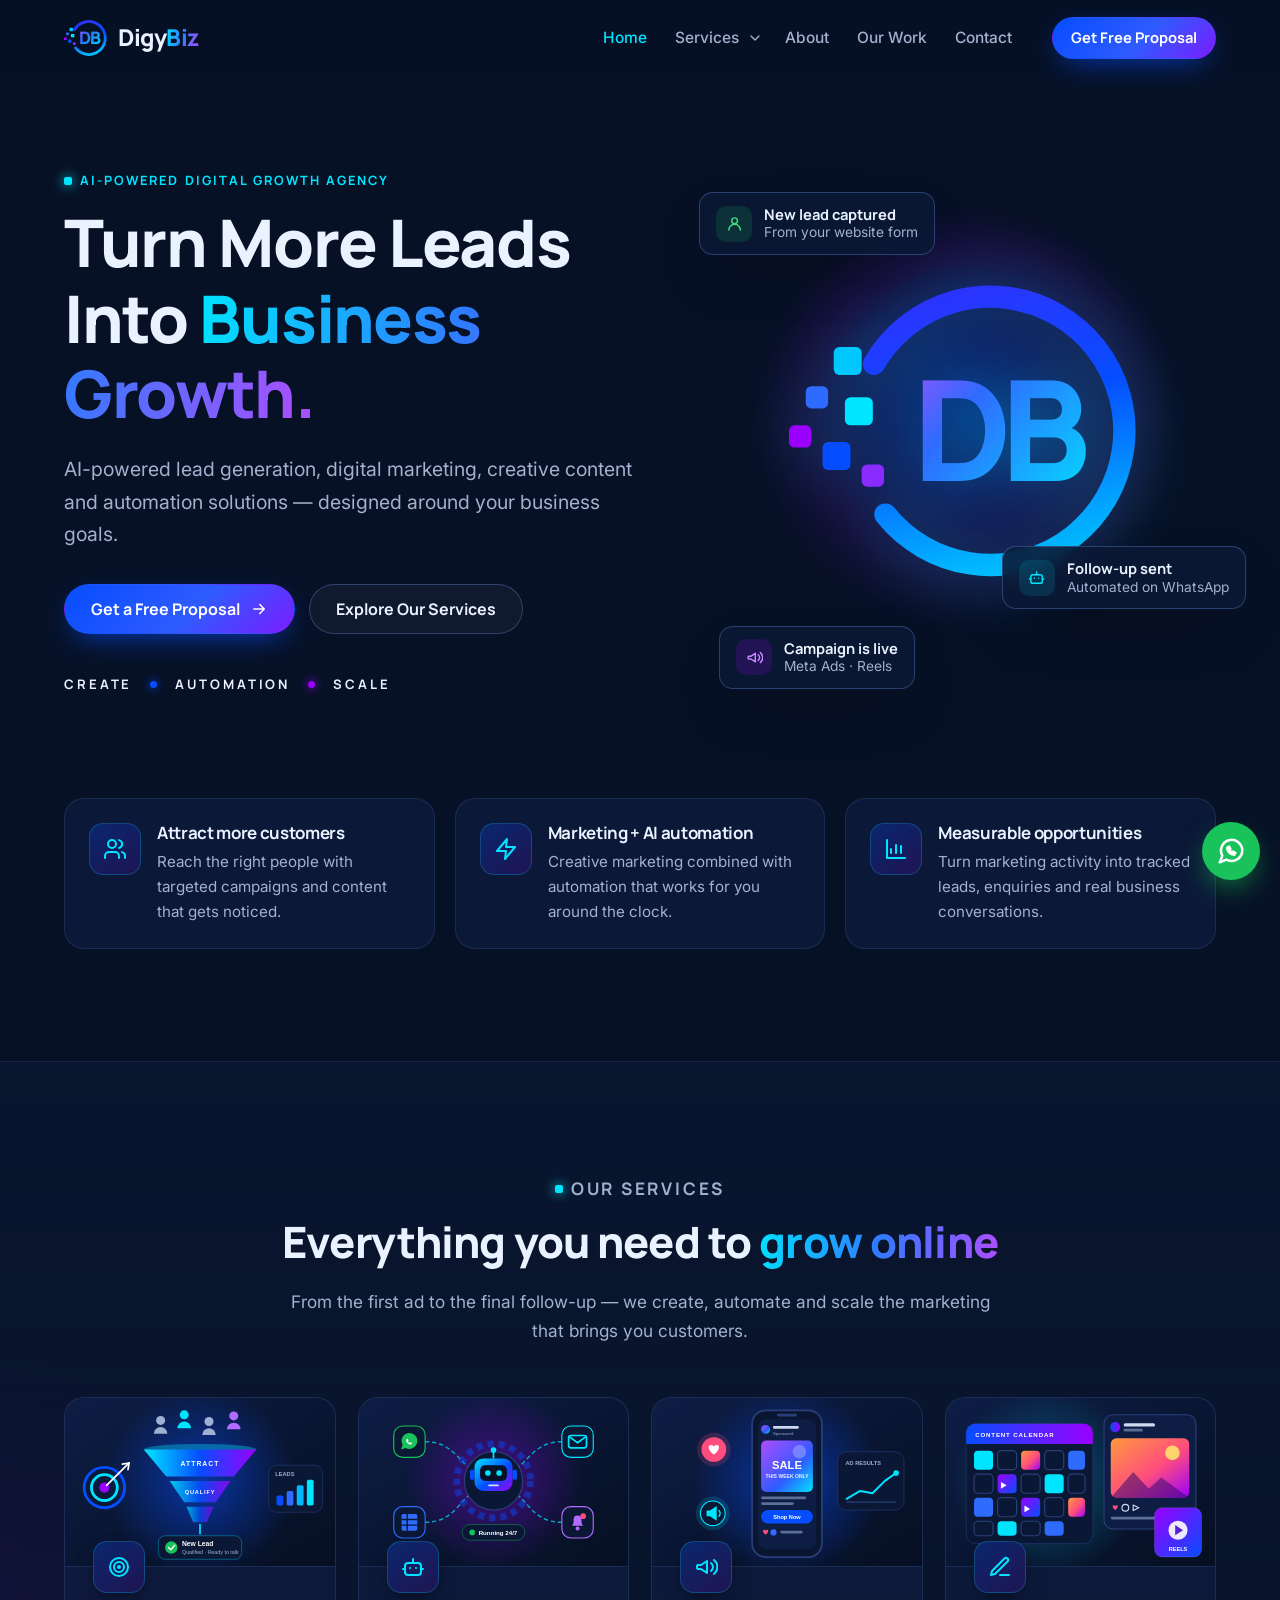
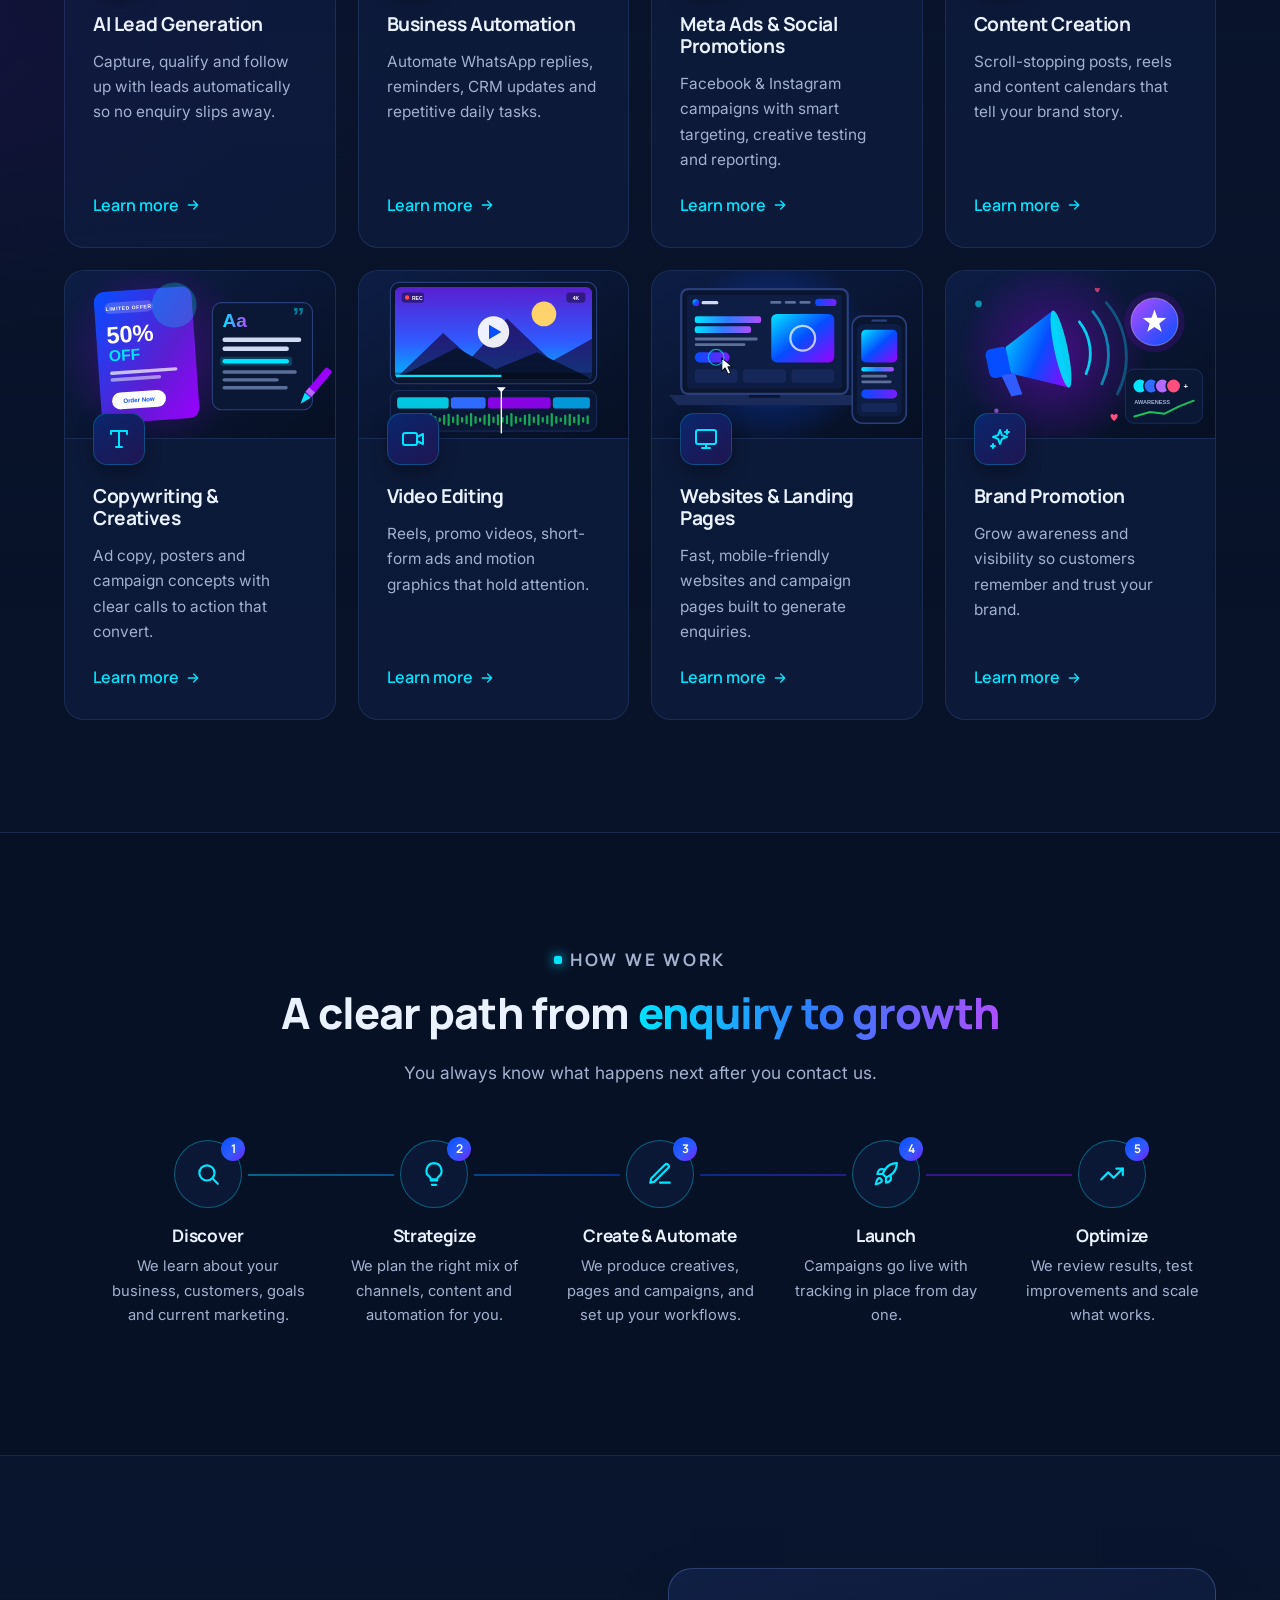
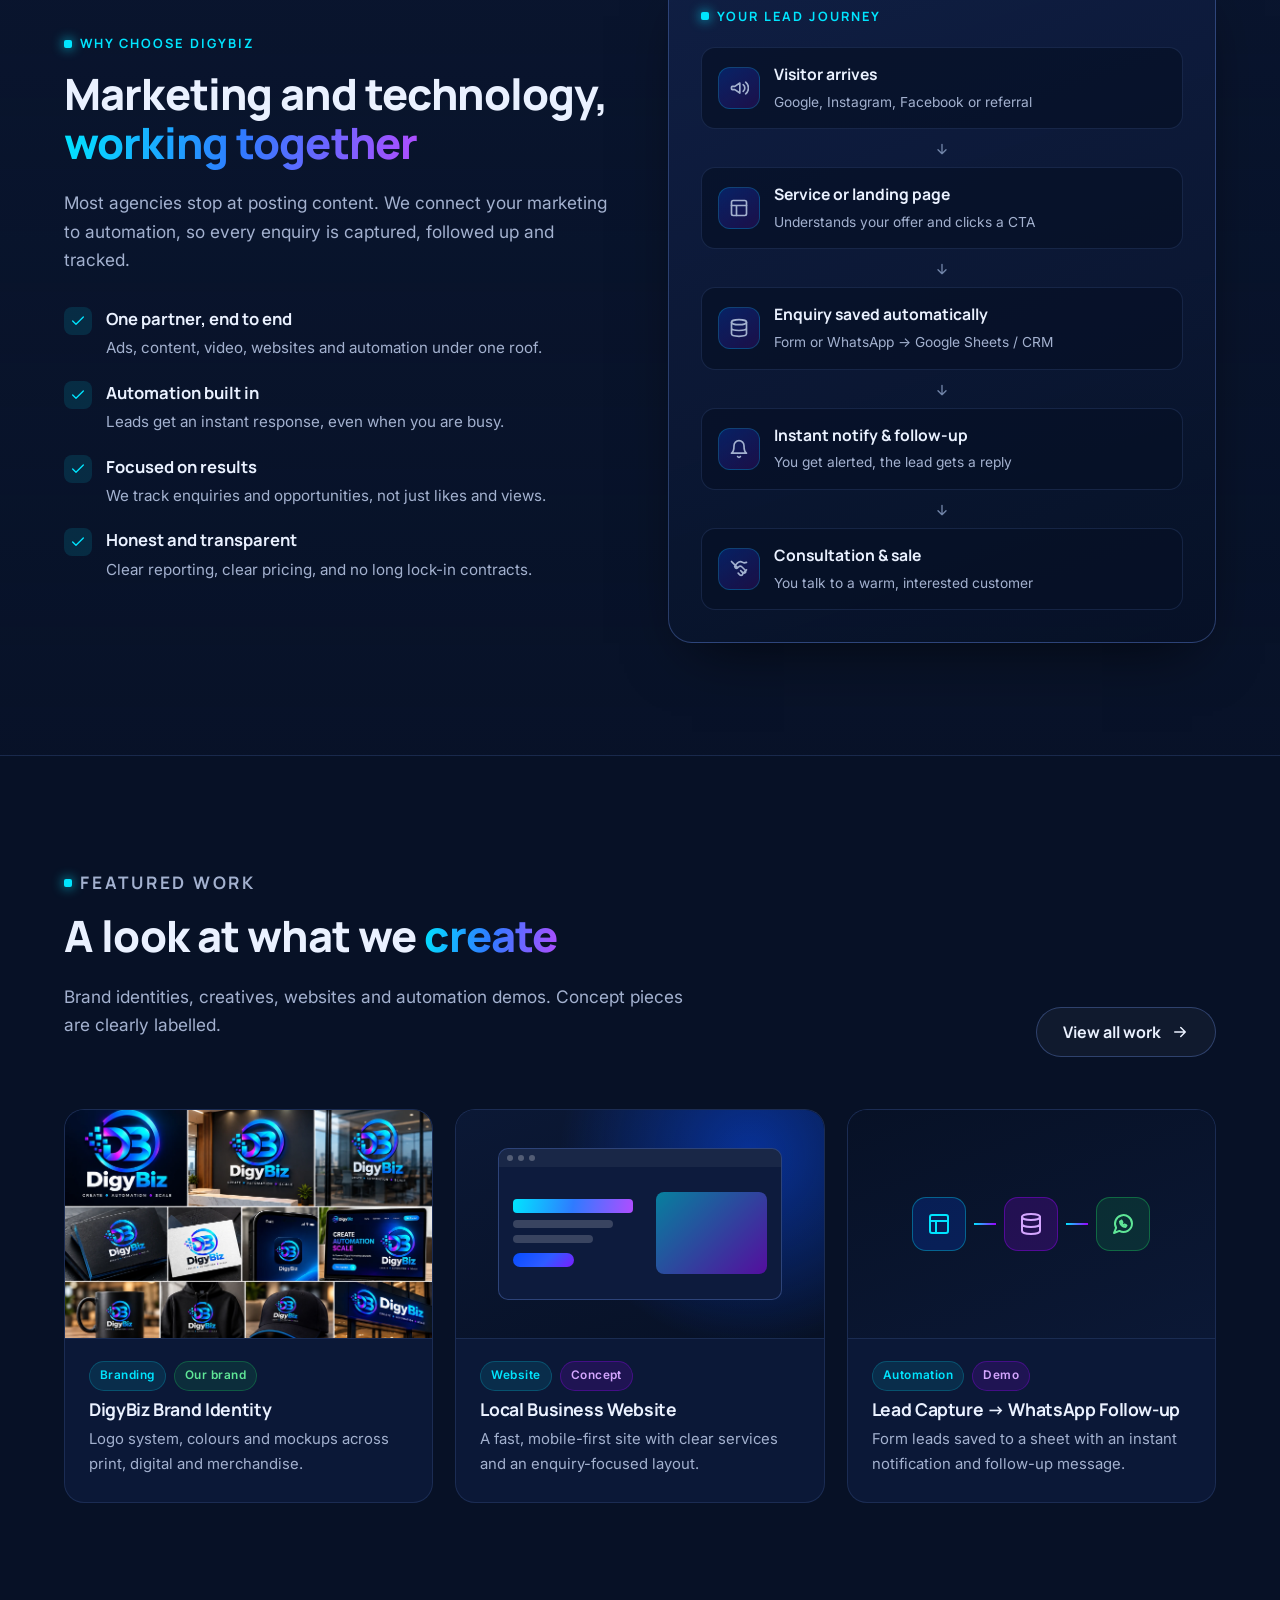
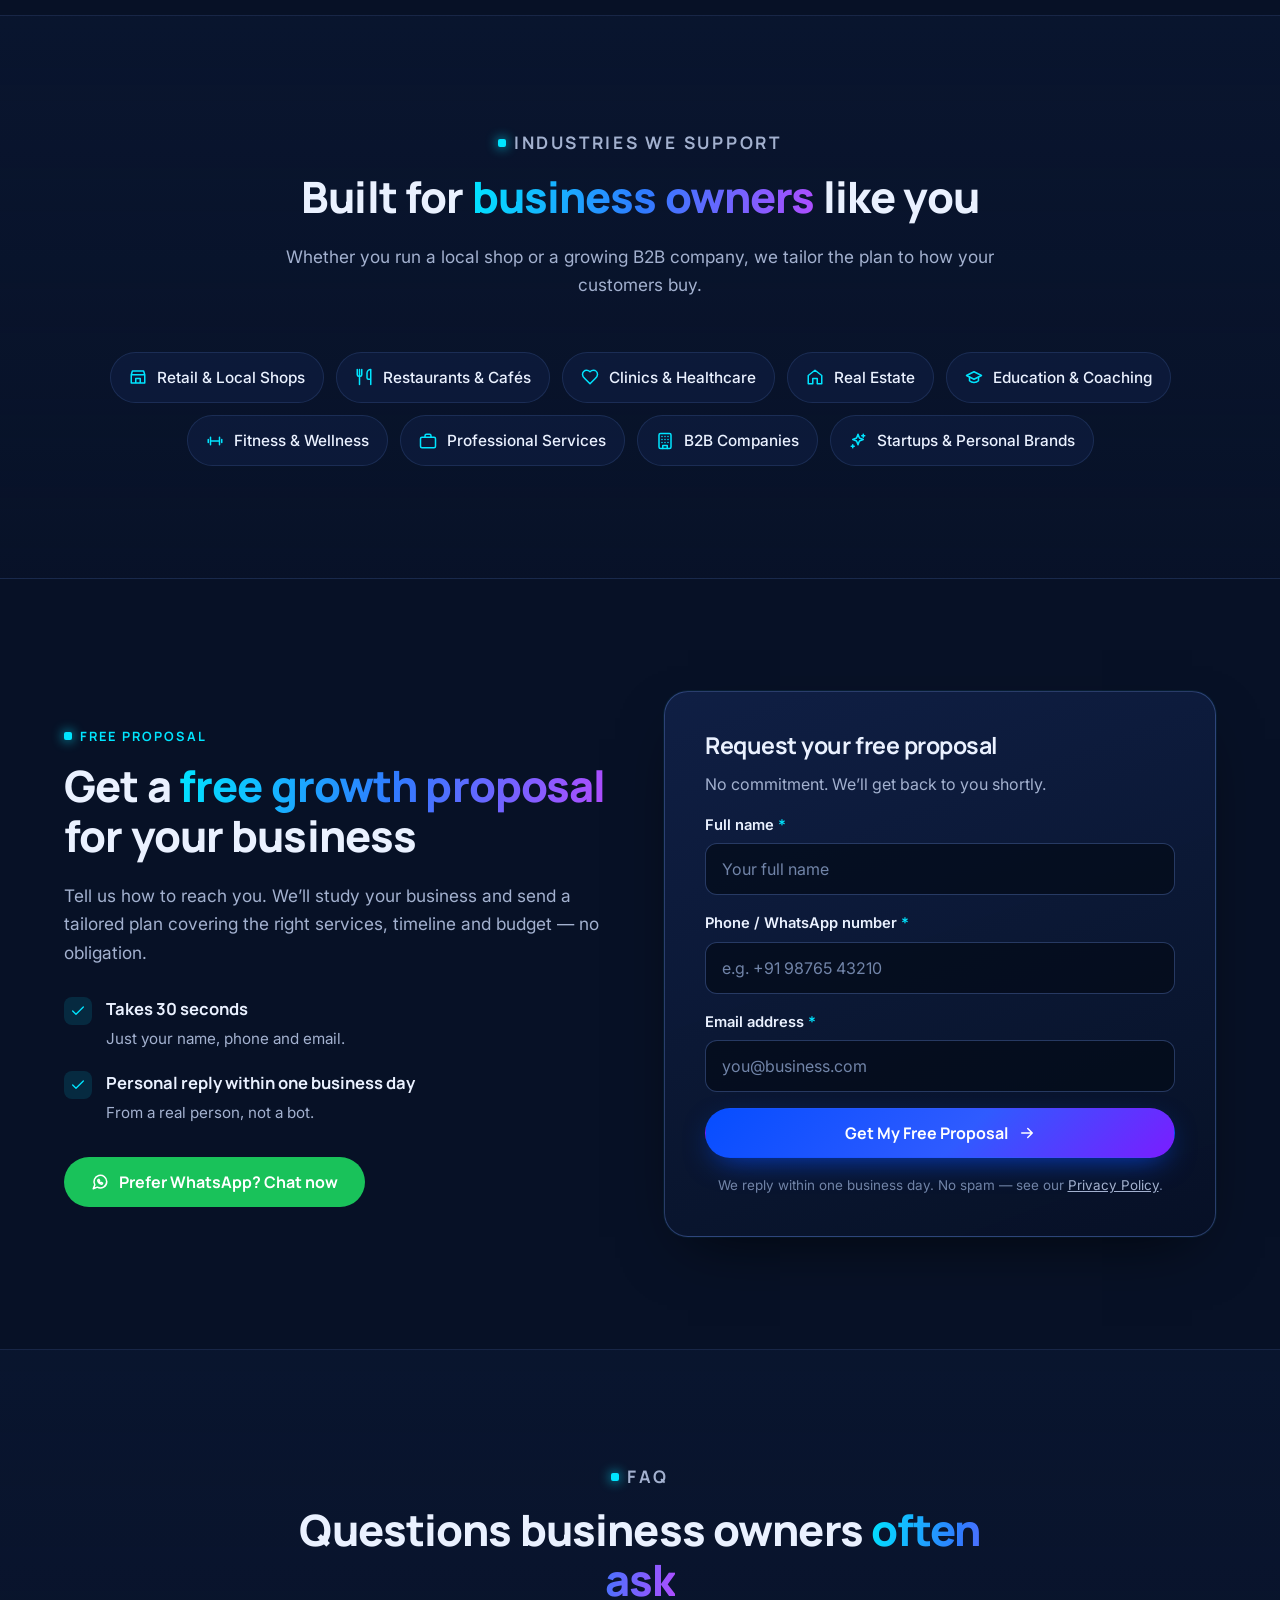
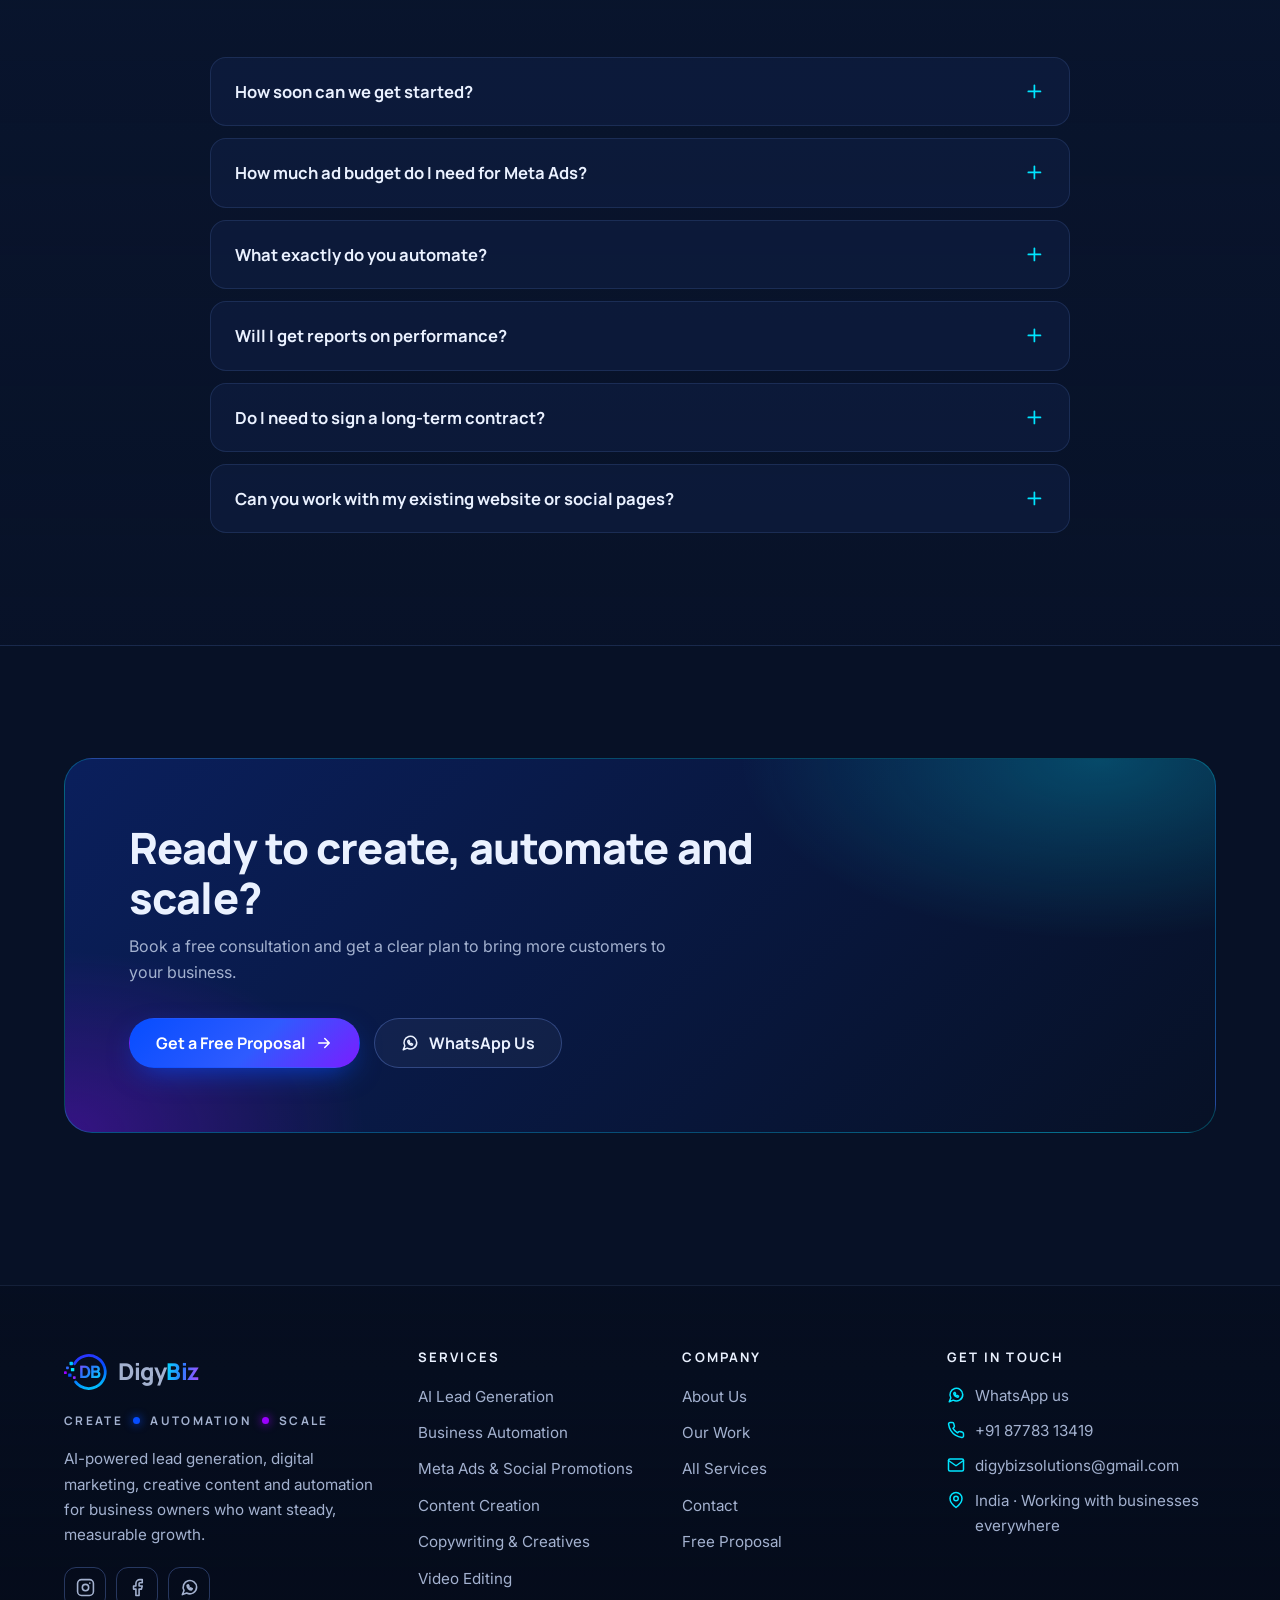
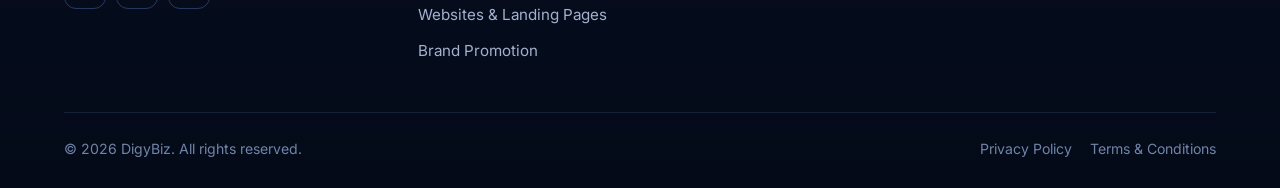
<file: index.html>
<!doctype html>
<html lang="en">
<head>
   <!-- Google Tag Manager -->
  <script async src="https://www.googletagmanager.com/gtm.js?id=GTM-NFZ3V4XF"></script>
  <script>
    window.dataLayer = window.dataLayer || [];
    function gtag(){dataLayer.push(arguments);}
    gtag('js', new Date());
  </script>
  <!-- End Google Tag Manager -->
  <meta charset="utf-8">
  <meta name="viewport" content="width=device-width, initial-scale=1">
  <title>DigyBiz | AI-Powered Digital Marketing &amp; Automation Agency</title>
  <meta name="description" content="DigyBiz helps business owners attract more customers with AI lead generation, Meta ads, content creation, video editing, websites, landing pages and automation. Get a free proposal.">
  <meta name="theme-color" content="#071126">
  <link rel="canonical" href="https://www.digybiz.co.in/">
  <link rel="icon" href="assets/img/favicon.svg" type="image/svg+xml">
  <meta property="og:type" content="website">
  <meta property="og:url" content="https://www.digybiz.co.in/">
  <meta property="og:title" content="DigyBiz — CREATE • AUTOMATION • SCALE">
  <meta property="og:description" content="AI-powered lead generation, digital marketing, creative content and automation for business growth.">
  <meta property="og:image" content="https://www.digybiz.co.in/assets/img/brand-mockups.webp">
  <link rel="preconnect" href="https://fonts.googleapis.com">
  <link rel="preconnect" href="https://fonts.gstatic.com" crossorigin>
  <link href="https://fonts.googleapis.com/css2?family=Inter:wght@400;500;600;700&family=Manrope:wght@600;700;800&display=swap" rel="stylesheet">
  <link rel="stylesheet" href="assets/css/style.css">
  <script>document.documentElement.classList.add("js");</script>
  <script src="assets/js/config.js" defer></script>
  <script src="assets/js/main.js" defer></script>
</head>
<body data-page="home">
  <a class="skip-link" href="#main">Skip to content</a>
  <header id="site-header"></header>

  <main id="main">

    <!-- ===== Hero ===== -->
    <section class="hero">
      <div class="container hero-grid">
        <div>
          <p class="eyebrow">AI-Powered Digital Growth Agency</p>
          <h1>Turn More Leads Into <span class="grad-text">Business Growth.</span></h1>
          <p class="hero-lead">AI-powered lead generation, digital marketing, creative content and automation solutions &mdash; designed around your business goals.</p>
          <div class="btn-row">
            <button class="btn btn-primary" type="button" data-proposal>Get a Free Proposal <span data-icon="arrow"></span></button>
            <a class="btn btn-ghost" href="services.html">Explore Our Services</a>
          </div>
          <div class="pillars" aria-label="Create, Automation, Scale">
            <span>CREATE</span><span class="dot"></span><span>AUTOMATION</span><span class="dot p"></span><span>SCALE</span>
          </div>
        </div>

        <div class="hero-visual" aria-hidden="true">
          <div class="orb"></div>
          <div data-mark></div>
          <div class="float-card c1"><span class="fi g" data-icon="user"></span><div><strong>New lead captured</strong><span>From your website form</span></div></div>
          <div class="float-card c2"><span class="fi" data-icon="bot"></span><div><strong>Follow-up sent</strong><span>Automated on WhatsApp</span></div></div>
          <div class="float-card c3"><span class="fi p" data-icon="megaphone"></span><div><strong>Campaign is live</strong><span>Meta Ads &middot; Reels</span></div></div>
        </div>
      </div>
    </section>

    <!-- ===== Value strip ===== -->
    <section class="section" style="padding-top:0">
      <div class="container value-strip">
        <div class="value-item reveal"><span class="icon-tile" data-icon="users"></span><div><h3>Attract more customers</h3><p>Reach the right people with targeted campaigns and content that gets noticed.</p></div></div>
        <div class="value-item reveal"><span class="icon-tile" data-icon="zap"></span><div><h3>Marketing + AI automation</h3><p>Creative marketing combined with automation that works for you around the clock.</p></div></div>
        <div class="value-item reveal"><span class="icon-tile" data-icon="chart"></span><div><h3>Measurable opportunities</h3><p>Turn marketing activity into tracked leads, enquiries and real business conversations.</p></div></div>
      </div>
    </section>

    <!-- ===== Services ===== -->
    <section class="section section-alt" id="services">
      <div class="container">
        <div class="section-head center reveal">
          <p class="eyebrow">Our Services</p>
          <h2>Everything you need to <span class="grad-text">grow online</span></h2>
          <p>From the first ad to the final follow-up &mdash; we create, automate and scale the marketing that brings you customers.</p>
        </div>
        <div class="grid grid-4">
          <a class="card card-hover reveal" href="services.html#ai-lead-generation" style="text-decoration:none;color:inherit">
            <div class="card-media"><img src="assets/img/services/lead-generation.svg" alt="" loading="lazy" width="480" height="300"></div>
            <span class="icon-tile" data-icon="target"></span>
            <h3>AI Lead Generation</h3>
            <p>Capture, qualify and follow up with leads automatically so no enquiry slips away.</p>
            <span class="link-arrow">Learn more <span data-icon="arrow"></span></span>
          </a>
          <a class="card card-hover reveal" href="services.html#business-automation" style="text-decoration:none;color:inherit">
            <div class="card-media"><img src="assets/img/services/business-automation.svg" alt="" loading="lazy" width="480" height="300"></div>
            <span class="icon-tile" data-icon="bot"></span>
            <h3>Business Automation</h3>
            <p>Automate WhatsApp replies, reminders, CRM updates and repetitive daily tasks.</p>
            <span class="link-arrow">Learn more <span data-icon="arrow"></span></span>
          </a>
          <a class="card card-hover reveal" href="services.html#meta-ads" style="text-decoration:none;color:inherit">
            <div class="card-media"><img src="assets/img/services/meta-ads.svg" alt="" loading="lazy" width="480" height="300"></div>
            <span class="icon-tile" data-icon="megaphone"></span>
            <h3>Meta Ads &amp; Social Promotions</h3>
            <p>Facebook &amp; Instagram campaigns with smart targeting, creative testing and reporting.</p>
            <span class="link-arrow">Learn more <span data-icon="arrow"></span></span>
          </a>
          <a class="card card-hover reveal" href="services.html#content-creation" style="text-decoration:none;color:inherit">
            <div class="card-media"><img src="assets/img/services/content-creation.svg" alt="" loading="lazy" width="480" height="300"></div>
            <span class="icon-tile" data-icon="pen"></span>
            <h3>Content Creation</h3>
            <p>Scroll-stopping posts, reels and content calendars that tell your brand story.</p>
            <span class="link-arrow">Learn more <span data-icon="arrow"></span></span>
          </a>
          <a class="card card-hover reveal" href="services.html#copywriting" style="text-decoration:none;color:inherit">
            <div class="card-media"><img src="assets/img/services/copywriting.svg" alt="" loading="lazy" width="480" height="300"></div>
            <span class="icon-tile" data-icon="type"></span>
            <h3>Copywriting &amp; Creatives</h3>
            <p>Ad copy, posters and campaign concepts with clear calls to action that convert.</p>
            <span class="link-arrow">Learn more <span data-icon="arrow"></span></span>
          </a>
          <a class="card card-hover reveal" href="services.html#video-editing" style="text-decoration:none;color:inherit">
            <div class="card-media"><img src="assets/img/services/video-editing.svg" alt="" loading="lazy" width="480" height="300"></div>
            <span class="icon-tile" data-icon="video"></span>
            <h3>Video Editing</h3>
            <p>Reels, promo videos, short-form ads and motion graphics that hold attention.</p>
            <span class="link-arrow">Learn more <span data-icon="arrow"></span></span>
          </a>
          <a class="card card-hover reveal" href="services.html#websites" style="text-decoration:none;color:inherit">
            <div class="card-media"><img src="assets/img/services/websites.svg" alt="" loading="lazy" width="480" height="300"></div>
            <span class="icon-tile" data-icon="monitor"></span>
            <h3>Websites &amp; Landing Pages</h3>
            <p>Fast, mobile-friendly websites and campaign pages built to generate enquiries.</p>
            <span class="link-arrow">Learn more <span data-icon="arrow"></span></span>
          </a>
          <a class="card card-hover reveal" href="services.html#brand-promotion" style="text-decoration:none;color:inherit">
            <div class="card-media"><img src="assets/img/services/brand-promotion.svg" alt="" loading="lazy" width="480" height="300"></div>
            <span class="icon-tile" data-icon="sparkles"></span>
            <h3>Brand Promotion</h3>
            <p>Grow awareness and visibility so customers remember and trust your brand.</p>
            <span class="link-arrow">Learn more <span data-icon="arrow"></span></span>
          </a>
        </div>
      </div>
    </section>

    <!-- ===== How we work ===== -->
    <section class="section" id="process">
      <div class="container">
        <div class="section-head center reveal">
          <p class="eyebrow">How We Work</p>
          <h2>A clear path from <span class="grad-text">enquiry to growth</span></h2>
          <p>You always know what happens next after you contact us.</p>
        </div>
        <ol class="process">
          <li class="step reveal"><div class="step-num" data-icon="search"></div><h3>Discover</h3><p>We learn about your business, customers, goals and current marketing.</p></li>
          <li class="step reveal"><div class="step-num" data-icon="bulb"></div><h3>Strategize</h3><p>We plan the right mix of channels, content and automation for you.</p></li>
          <li class="step reveal"><div class="step-num" data-icon="pen"></div><h3>Create &amp; Automate</h3><p>We produce creatives, pages and campaigns, and set up your workflows.</p></li>
          <li class="step reveal"><div class="step-num" data-icon="rocket"></div><h3>Launch</h3><p>Campaigns go live with tracking in place from day one.</p></li>
          <li class="step reveal"><div class="step-num" data-icon="trending"></div><h3>Optimize</h3><p>We review results, test improvements and scale what works.</p></li>
        </ol>
      </div>
    </section>

    <!-- ===== Why DigyBiz ===== -->
    <section class="section section-alt" id="why">
      <div class="container split">
        <div class="reveal">
          <p class="eyebrow">Why Choose DigyBiz</p>
          <h2>Marketing and technology, <span class="grad-text">working together</span></h2>
          <p class="muted" style="font-size:1.08rem;margin-bottom:30px">Most agencies stop at posting content. We connect your marketing to automation, so every enquiry is captured, followed up and tracked.</p>
          <ul class="check-list">
            <li><span class="tick" data-icon="check"></span><div><strong>One partner, end to end</strong><span>Ads, content, video, websites and automation under one roof.</span></div></li>
            <li><span class="tick" data-icon="check"></span><div><strong>Automation built in</strong><span>Leads get an instant response, even when you are busy.</span></div></li>
            <li><span class="tick" data-icon="check"></span><div><strong>Focused on results</strong><span>We track enquiries and opportunities, not just likes and views.</span></div></li>
            <li><span class="tick" data-icon="check"></span><div><strong>Honest and transparent</strong><span>Clear reporting, clear pricing, and no long lock-in contracts.</span></div></li>
          </ul>
        </div>
        <div class="panel reveal" aria-label="How a lead flows through DigyBiz automation">
          <p class="eyebrow" style="margin-bottom:20px">Your lead journey</p>
          <div class="flow">
            <div class="flow-node"><span class="icon-tile" data-icon="megaphone"></span><div><strong>Visitor arrives</strong><span>Google, Instagram, Facebook or referral</span></div></div>
            <div class="flow-arrow" data-icon="arrow"></div>
            <div class="flow-node"><span class="icon-tile" data-icon="layout"></span><div><strong>Service or landing page</strong><span>Understands your offer and clicks a CTA</span></div></div>
            <div class="flow-arrow" data-icon="arrow"></div>
            <div class="flow-node"><span class="icon-tile" data-icon="database"></span><div><strong>Enquiry saved automatically</strong><span>Form or WhatsApp &rarr; Google Sheets / CRM</span></div></div>
            <div class="flow-arrow" data-icon="arrow"></div>
            <div class="flow-node"><span class="icon-tile" data-icon="bell"></span><div><strong>Instant notify &amp; follow-up</strong><span>You get alerted, the lead gets a reply</span></div></div>
            <div class="flow-arrow" data-icon="arrow"></div>
            <div class="flow-node"><span class="icon-tile" data-icon="handshake"></span><div><strong>Consultation &amp; sale</strong><span>You talk to a warm, interested customer</span></div></div>
          </div>
        </div>
      </div>
    </section>

    <!-- ===== Featured work ===== -->
    <section class="section" id="work">
      <div class="container">
        <div class="section-head reveal" style="display:flex;justify-content:space-between;align-items:flex-end;gap:24px;flex-wrap:wrap;max-width:none">
          <div style="max-width:640px">
            <p class="eyebrow">Featured Work</p>
            <h2>A look at what we <span class="grad-text">create</span></h2>
            <p>Brand identities, creatives, websites and automation demos. Concept pieces are clearly labelled.</p>
          </div>
          <a class="btn btn-ghost" href="our-work.html">View all work <span data-icon="arrow"></span></a>
        </div>
        <div class="grid grid-3">
          <article class="card work-card card-hover reveal">
            <div class="thumb"><img src="assets/img/brand-mockups.webp" alt="DigyBiz brand identity shown on signage, business cards, mobile app, website, mug, hoodie and cap" loading="lazy" width="1536" height="1024"></div>
            <div class="body"><div class="tag-row"><span class="tag">Branding</span><span class="tag own">Our brand</span></div><h3>DigyBiz Brand Identity</h3><p>Logo system, colours and mockups across print, digital and merchandise.</p></div>
          </article>
          <article class="card work-card card-hover reveal">
            <div class="thumb"><div class="mock mock-web"><div class="browser"><div class="bar"><i></i><i></i><i></i></div><div class="page"><div class="lines"><i></i><i></i><i></i><b></b></div><div class="img"></div></div></div></div></div>
            <div class="body"><div class="tag-row"><span class="tag">Website</span><span class="tag concept">Concept</span></div><h3>Local Business Website</h3><p>A fast, mobile-first site with clear services and an enquiry-focused layout.</p></div>
          </article>
          <article class="card work-card card-hover reveal">
            <div class="thumb"><div class="mock mock-flow"><div class="nodes"><span class="node" data-icon="layout"></span><span class="wire"></span><span class="node p" data-icon="database"></span><span class="wire"></span><span class="node g" data-icon="whatsapp"></span></div></div></div>
            <div class="body"><div class="tag-row"><span class="tag">Automation</span><span class="tag concept">Demo</span></div><h3>Lead Capture &rarr; WhatsApp Follow-up</h3><p>Form leads saved to a sheet with an instant notification and follow-up message.</p></div>
          </article>
        </div>
      </div>
    </section>

    <!-- ===== Industries ===== -->
    <section class="section section-alt" id="industries">
      <div class="container">
        <div class="section-head center reveal">
          <p class="eyebrow">Industries We Support</p>
          <h2>Built for <span class="grad-text">business owners</span> like you</h2>
          <p>Whether you run a local shop or a growing B2B company, we tailor the plan to how your customers buy.</p>
        </div>
        <div class="chips reveal">
          <span class="chip"><span data-icon="store"></span>Retail &amp; Local Shops</span>
          <span class="chip"><span data-icon="food"></span>Restaurants &amp; Cafés</span>
          <span class="chip"><span data-icon="heart"></span>Clinics &amp; Healthcare</span>
          <span class="chip"><span data-icon="home"></span>Real Estate</span>
          <span class="chip"><span data-icon="school"></span>Education &amp; Coaching</span>
          <span class="chip"><span data-icon="dumbbell"></span>Fitness &amp; Wellness</span>
          <span class="chip"><span data-icon="briefcase"></span>Professional Services</span>
          <span class="chip"><span data-icon="building"></span>B2B Companies</span>
          <span class="chip"><span data-icon="sparkles"></span>Startups &amp; Personal Brands</span>
        </div>
      </div>
    </section>

    <!-- ===== Lead form ===== -->
    <section class="section" id="free-proposal">
      <div class="container lead-wrap">
        <div class="reveal">
          <p class="eyebrow">Free Proposal</p>
          <h2>Get a <span class="grad-text">free growth proposal</span> for your business</h2>
          <p class="muted" style="font-size:1.08rem">Tell us how to reach you. We&rsquo;ll study your business and send a tailored plan covering the right services, timeline and budget &mdash; no obligation.</p>
          <ul class="check-list" style="margin:28px 0 32px">
            <li><span class="tick" data-icon="check"></span><div><strong>Takes 30 seconds</strong><span>Just your name, phone and email.</span></div></li>
            <li><span class="tick" data-icon="check"></span><div><strong>Personal reply within one business day</strong><span>From a real person, not a bot.</span></div></li>
          </ul>
          <a class="btn btn-whatsapp" data-whatsapp href="#"><span data-icon="whatsapp"></span>Prefer WhatsApp? Chat now</a>
        </div>
        <div class="form-card reveal">
          <h3>Request your free proposal</h3>
          <p>No commitment. We&rsquo;ll get back to you shortly.</p>
          <div data-lead-form data-source="Home page"></div>
          <noscript><p>Please enable JavaScript to use this form, or email us directly.</p></noscript>
        </div>
      </div>
    </section>

    <!-- ===== FAQ ===== -->
    <section class="section section-alt" id="faq">
      <div class="container">
        <div class="section-head center reveal">
          <p class="eyebrow">FAQ</p>
          <h2>Questions business owners <span class="grad-text">often ask</span></h2>
        </div>
        <div class="faq reveal">
          <details>
            <summary>How soon can we get started?<span data-icon="plus"></span></summary>
            <div class="answer"><p>After a short discovery call, we usually share your proposal within a few days. Most social media and ad campaigns can start within one to two weeks of approval; websites typically take two to four weeks depending on size.</p></div>
          </details>
          <details>
            <summary>How much ad budget do I need for Meta Ads?<span data-icon="plus"></span></summary>
            <div class="answer"><p>It depends on your goals, location and industry. We&rsquo;ll recommend a starting budget in your proposal and begin with small tests, then increase spend only on what performs. Your ad budget is paid directly to Meta and is separate from our service fee.</p></div>
          </details>
          <details>
            <summary>What exactly do you automate?<span data-icon="plus"></span></summary>
            <div class="answer"><p>Common automations include saving form and WhatsApp enquiries to a sheet or CRM, sending instant acknowledgement messages, notifying you of new leads, follow-up reminders and simple lead tracking. We start simple and add more as your process grows.</p></div>
          </details>
          <details>
            <summary>Will I get reports on performance?<span data-icon="plus"></span></summary>
            <div class="answer"><p>Yes. You get clear, regular reports on reach, leads, cost per lead and the actions we&rsquo;re taking next &mdash; in plain language.</p></div>
          </details>
          <details>
            <summary>Do I need to sign a long-term contract?<span data-icon="plus"></span></summary>
            <div class="answer"><p>No. We offer one-time projects (like websites and videos) and flexible monthly plans for ongoing marketing. Terms are agreed up front in your proposal.</p></div>
          </details>
          <details>
            <summary>Can you work with my existing website or social pages?<span data-icon="plus"></span></summary>
            <div class="answer"><p>Absolutely. We can improve what you already have, connect it to automation, or rebuild where it makes sense.</p></div>
          </details>
        </div>
      </div>
    </section>

    <!-- ===== Final CTA ===== -->
    <section class="section">
      <div class="container">
        <div class="cta-band reveal">
          <div>
            <h2>Ready to create, automate and scale?</h2>
            <p>Book a free consultation and get a clear plan to bring more customers to your business.</p>
          </div>
          <div class="btn-row">
            <button class="btn btn-primary" type="button" data-proposal>Get a Free Proposal <span data-icon="arrow"></span></button>
            <a class="btn btn-ghost" data-whatsapp href="#"><span data-icon="whatsapp"></span>WhatsApp Us</a>
          </div>
        </div>
      </div>
    </section>

  </main>

  <footer id="site-footer"></footer>
</body>
</html>
</file>
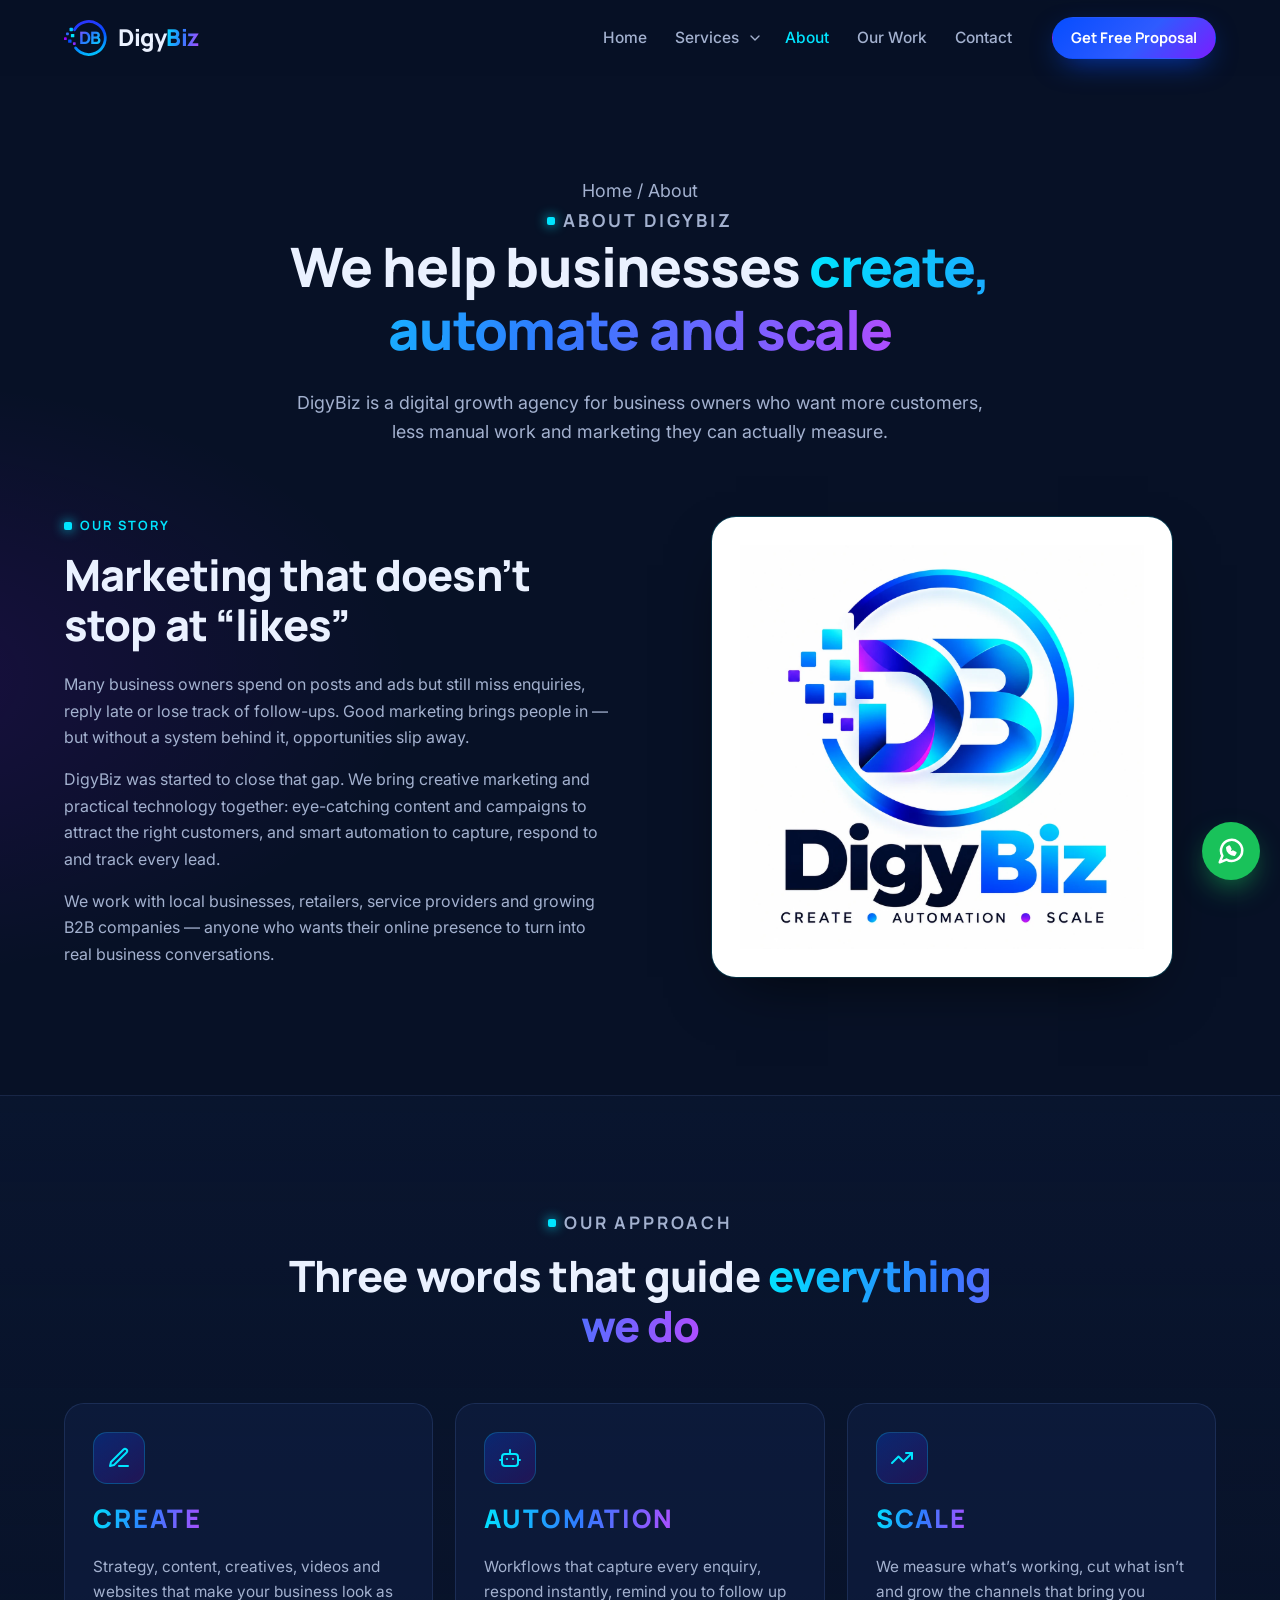
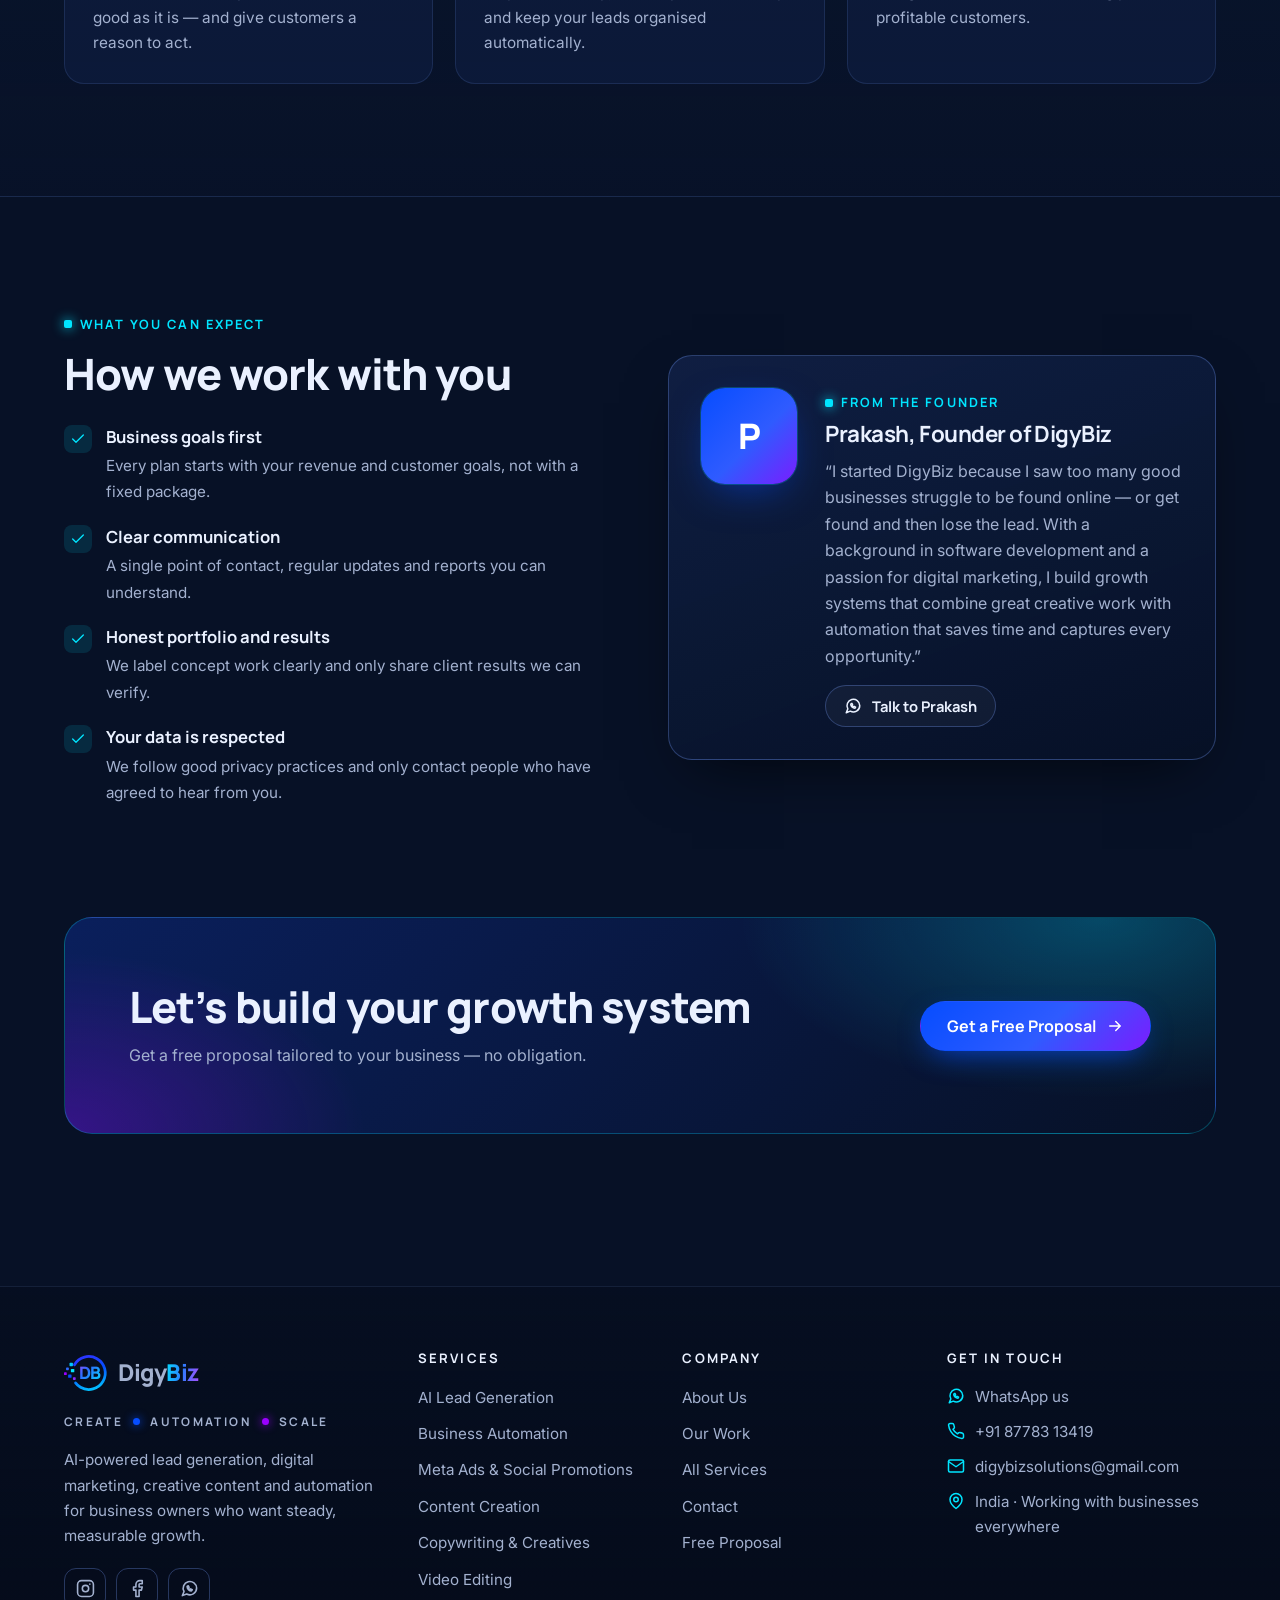
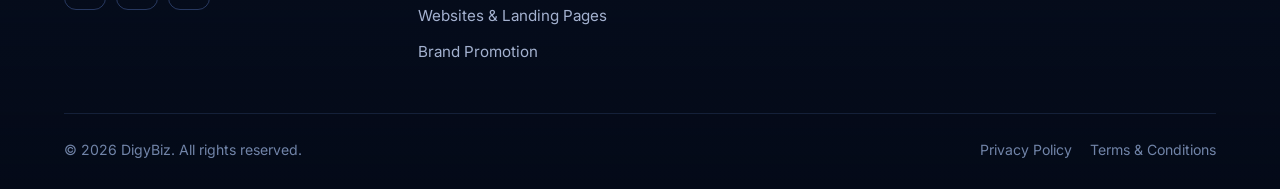
<file: about.html>
<!doctype html>
<html lang="en">
<head>
   <!-- Google Tag Manager -->
  <script async src="https://www.googletagmanager.com/gtm.js?id=GTM-NFZ3V4XF"></script>
  <script>
    window.dataLayer = window.dataLayer || [];
    function gtag(){dataLayer.push(arguments);}
    gtag('js', new Date());
  </script>
  <!-- End Google Tag Manager -->
  <meta charset="utf-8">
  <meta name="viewport" content="width=device-width, initial-scale=1">
  <title>About Us | DigyBiz — CREATE • AUTOMATION • SCALE</title>
  <meta name="description" content="DigyBiz combines digital marketing, creative content and AI automation to help business owners attract customers and grow revenue.">
  <meta name="theme-color" content="#071126">
  <link rel="canonical" href="https://www.digybiz.co.in/about.html">
  <link rel="icon" href="assets/img/favicon.svg" type="image/svg+xml">
  <meta property="og:type" content="website">
  <meta property="og:url" content="https://www.digybiz.co.in/about.html">
  <meta property="og:title" content="About DigyBiz">
  <meta property="og:description" content="Marketing and technology working together for business growth.">
  <meta property="og:image" content="https://www.digybiz.co.in/assets/img/brand-mockups.webp">
  <link rel="preconnect" href="https://fonts.googleapis.com">
  <link rel="preconnect" href="https://fonts.gstatic.com" crossorigin>
  <link href="https://fonts.googleapis.com/css2?family=Inter:wght@400;500;600;700&family=Manrope:wght@600;700;800&display=swap" rel="stylesheet">
  <link rel="stylesheet" href="assets/css/style.css">
  <script>document.documentElement.classList.add("js");</script>
  <script src="assets/js/config.js" defer></script>
  <script src="assets/js/main.js" defer></script>
</head>
<body data-page="about">
  <a class="skip-link" href="#main">Skip to content</a>
  <header id="site-header"></header>

  <main id="main">
    <section class="page-hero">
      <div class="container">
        <p class="breadcrumbs"><a href="index.html">Home</a> / About</p>
        <p class="eyebrow">About DigyBiz</p>
        <h1>We help businesses <span class="grad-text">create, automate and scale</span></h1>
        <p>DigyBiz is a digital growth agency for business owners who want more customers, less manual work and marketing they can actually measure.</p>
      </div>
    </section>

    <section class="section" style="padding-top:0">
      <div class="container split">
        <div class="reveal">
          <p class="eyebrow">Our Story</p>
          <h2>Marketing that doesn&rsquo;t stop at &ldquo;likes&rdquo;</h2>
          <p class="muted">Many business owners spend on posts and ads but still miss enquiries, reply late or lose track of follow-ups. Good marketing brings people in &mdash; but without a system behind it, opportunities slip away.</p>
          <p class="muted">DigyBiz was started to close that gap. We bring creative marketing and practical technology together: eye-catching content and campaigns to attract the right customers, and smart automation to capture, respond to and track every lead.</p>
          <p class="muted">We work with local businesses, retailers, service providers and growing B2B companies &mdash; anyone who wants their online presence to turn into real business conversations.</p>
        </div>
        <div class="reveal">
          <div class="brand-frame"><img src="assets/img/logo.webp" alt="DigyBiz logo — Create, Automation, Scale" width="1254" height="1254" loading="lazy"></div>
        </div>
      </div>
    </section>

    <section class="section section-alt">
      <div class="container">
        <div class="section-head center reveal">
          <p class="eyebrow">Our Approach</p>
          <h2>Three words that guide <span class="grad-text">everything we do</span></h2>
        </div>
        <div class="grid grid-3">
          <div class="card pillar-card reveal">
            <span class="icon-tile" data-icon="pen"></span>
            <div class="big grad-text">CREATE</div>
            <p>Strategy, content, creatives, videos and websites that make your business look as good as it is &mdash; and give customers a reason to act.</p>
          </div>
          <div class="card pillar-card reveal">
            <span class="icon-tile" data-icon="bot"></span>
            <div class="big grad-text">AUTOMATION</div>
            <p>Workflows that capture every enquiry, respond instantly, remind you to follow up and keep your leads organised automatically.</p>
          </div>
          <div class="card pillar-card reveal">
            <span class="icon-tile" data-icon="trending"></span>
            <div class="big grad-text">SCALE</div>
            <p>We measure what&rsquo;s working, cut what isn&rsquo;t and grow the channels that bring you profitable customers.</p>
          </div>
        </div>
      </div>
    </section>

    <section class="section">
      <div class="container split">
        <div class="reveal">
          <p class="eyebrow">What You Can Expect</p>
          <h2>How we work with you</h2>
          <ul class="check-list" style="margin-top:24px">
            <li><span class="tick" data-icon="check"></span><div><strong>Business goals first</strong><span>Every plan starts with your revenue and customer goals, not with a fixed package.</span></div></li>
            <li><span class="tick" data-icon="check"></span><div><strong>Clear communication</strong><span>A single point of contact, regular updates and reports you can understand.</span></div></li>
            <li><span class="tick" data-icon="check"></span><div><strong>Honest portfolio and results</strong><span>We label concept work clearly and only share client results we can verify.</span></div></li>
            <li><span class="tick" data-icon="check"></span><div><strong>Your data is respected</strong><span>We follow good privacy practices and only contact people who have agreed to hear from you.</span></div></li>
          </ul>
        </div>
        <div class="panel reveal">
          <div class="founder">
            <div class="avatar" aria-hidden="true">P</div>
            <div>
              <p class="eyebrow" style="margin-bottom:8px">From the Founder</p>
              <h3 style="font-size:1.4rem">Prakash, Founder of DigyBiz</h3>
              <p class="muted">&ldquo;I started DigyBiz because I saw too many good businesses struggle to be found online &mdash; or get found and then lose the lead. With a background in software development and a passion for digital marketing, I build growth systems that combine great creative work with automation that saves time and captures every opportunity.&rdquo;</p>
              <a class="btn btn-ghost btn-sm" data-whatsapp="Hi Prakash, I'd like to talk about growing my business." href="#"><span data-icon="whatsapp"></span>Talk to Prakash</a>
            </div>
          </div>
        </div>
      </div>
    </section>

    <section class="section" style="padding-top:0">
      <div class="container">
        <div class="cta-band reveal">
          <div>
            <h2>Let&rsquo;s build your growth system</h2>
            <p>Get a free proposal tailored to your business &mdash; no obligation.</p>
          </div>
          <div class="btn-row">
            <button class="btn btn-primary" type="button" data-proposal>Get a Free Proposal <span data-icon="arrow"></span></button>
          </div>
        </div>
      </div>
    </section>
  </main>

  <footer id="site-footer"></footer>
</body>
</html>
</file>
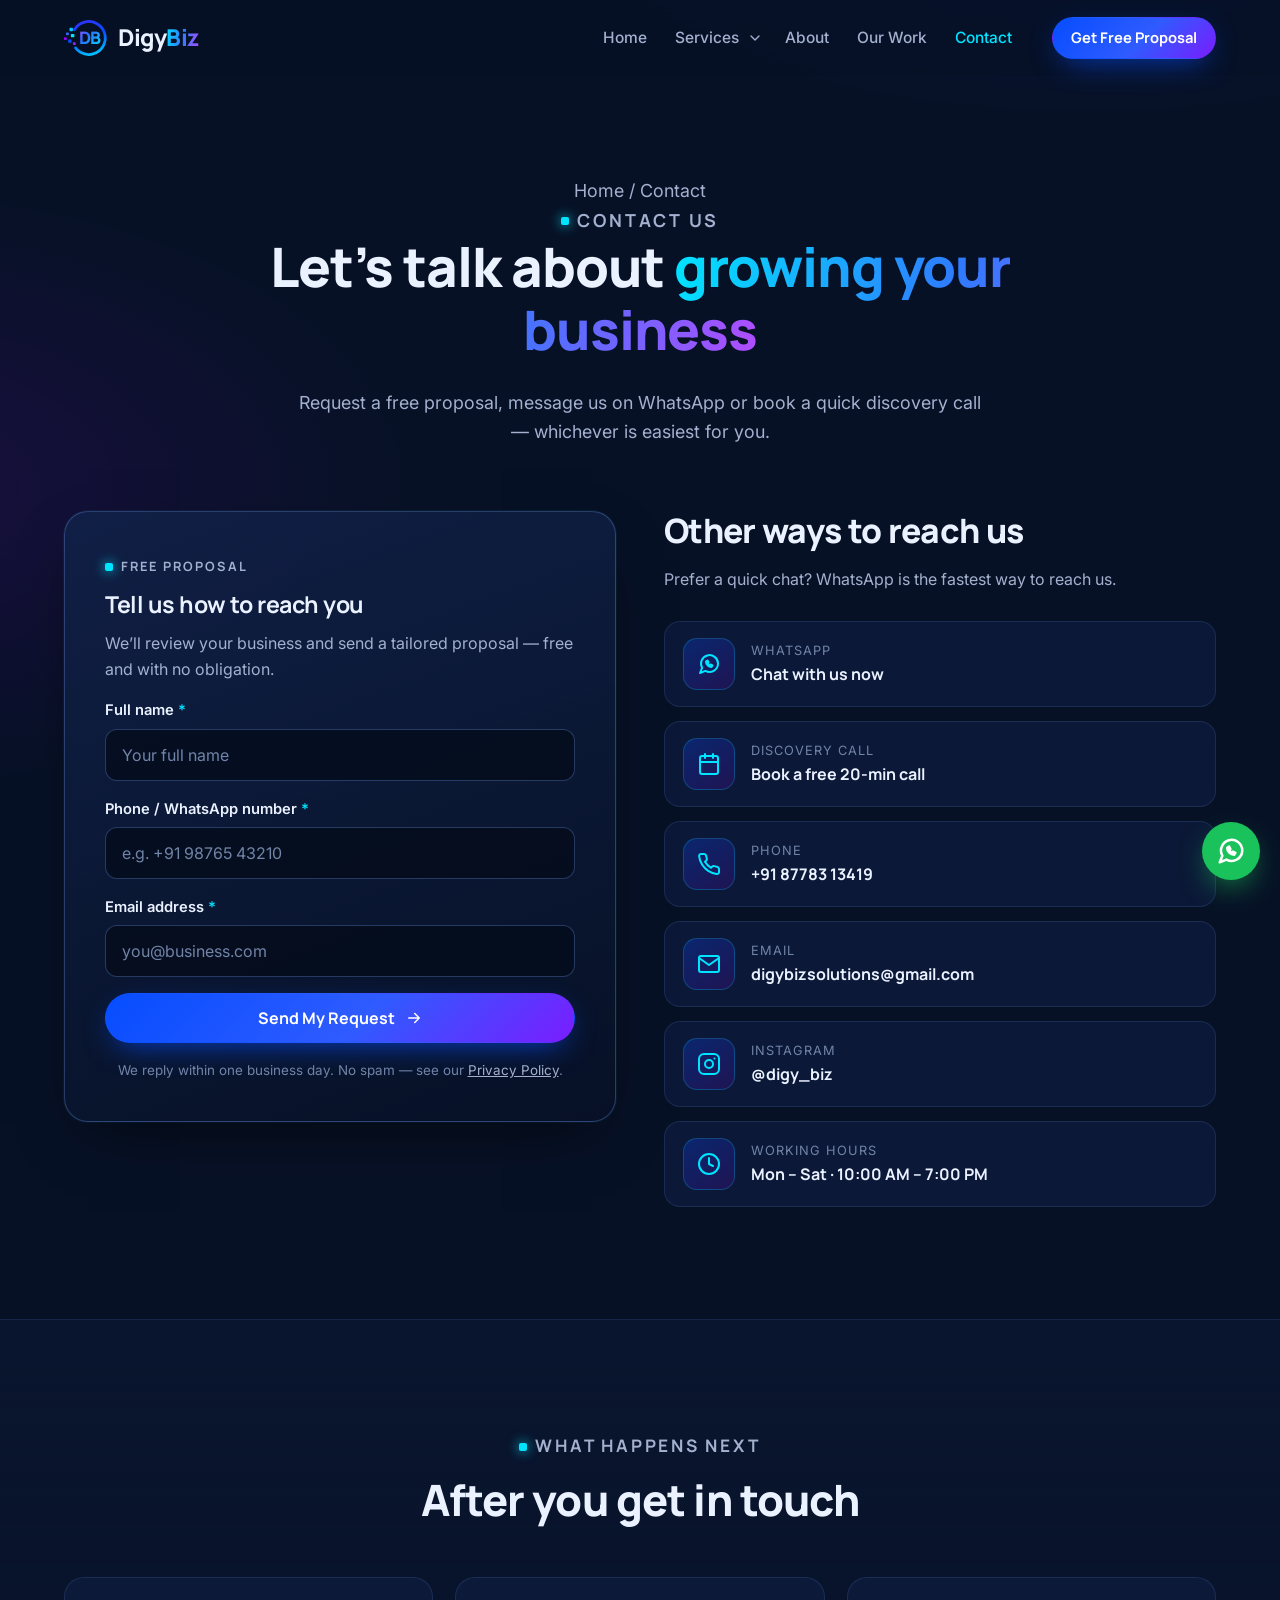
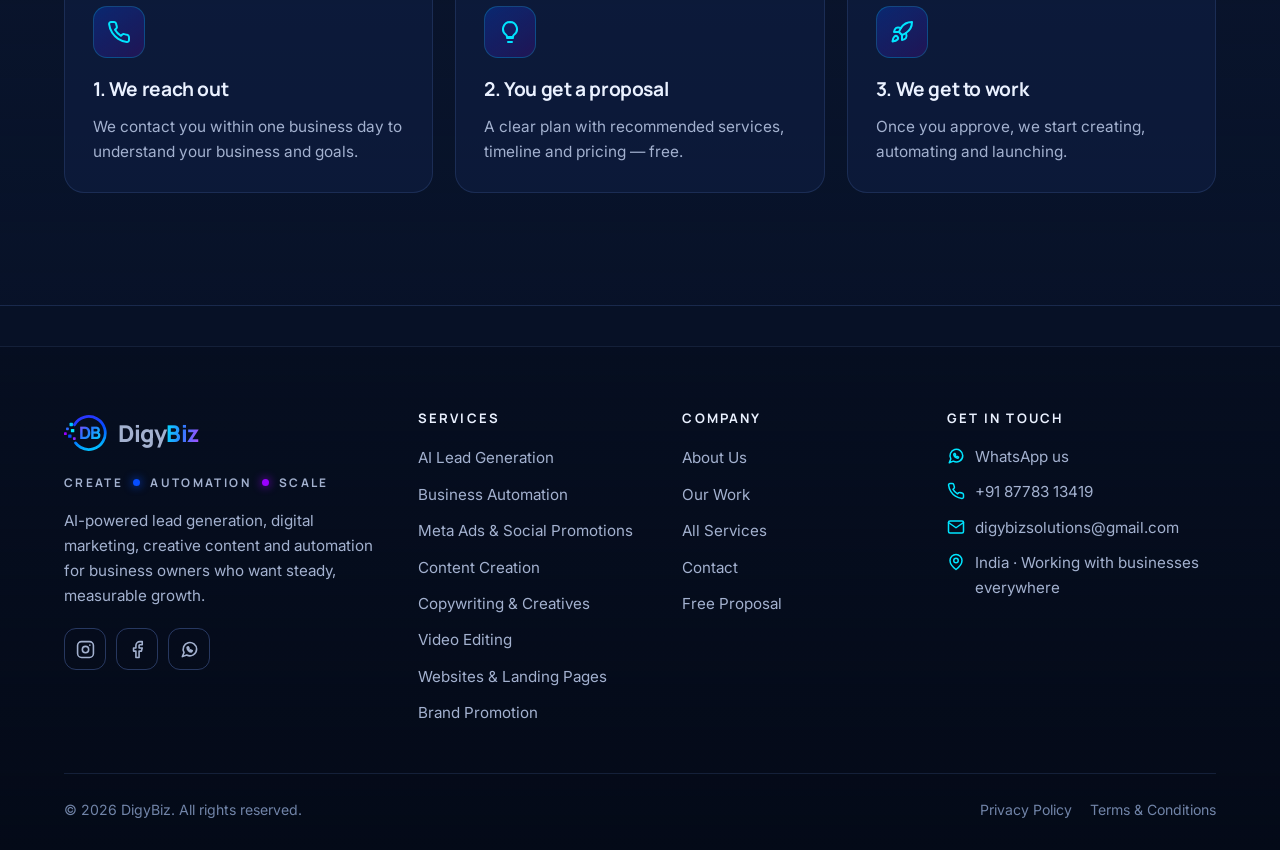
<file: contact.html>
<!doctype html>
<html lang="en">
<head>
   <!-- Google Tag Manager -->
  <script async src="https://www.googletagmanager.com/gtm.js?id=GTM-NFZ3V4XF"></script>
  <script>
    window.dataLayer = window.dataLayer || [];
    function gtag(){dataLayer.push(arguments);}
    gtag('js', new Date());
  </script>
  <!-- End Google Tag Manager -->
  <meta charset="utf-8">
  <meta name="viewport" content="width=device-width, initial-scale=1">
  <title>Contact Us | DigyBiz — Get a Free Proposal</title>
  <meta name="description" content="Contact DigyBiz for a free growth proposal. Reach us by form, WhatsApp, phone or email.">
  <meta name="theme-color" content="#071126">
  <link rel="canonical" href="https://www.digybiz.co.in/contact.html">
  <link rel="icon" href="assets/img/favicon.svg" type="image/svg+xml">
  <meta property="og:type" content="website">
  <meta property="og:url" content="https://www.digybiz.co.in/contact.html">
  <meta property="og:title" content="Contact DigyBiz">
  <meta property="og:description" content="Get a free, tailored growth proposal for your business.">
  <meta property="og:image" content="https://www.digybiz.co.in/assets/img/brand-mockups.webp">
  <link rel="preconnect" href="https://fonts.googleapis.com">
  <link rel="preconnect" href="https://fonts.gstatic.com" crossorigin>
  <link href="https://fonts.googleapis.com/css2?family=Inter:wght@400;500;600;700&family=Manrope:wght@600;700;800&display=swap" rel="stylesheet">
  <link rel="stylesheet" href="assets/css/style.css">
  <script>document.documentElement.classList.add("js");</script>
  <script src="assets/js/config.js" defer></script>
  <script src="assets/js/main.js" defer></script>
</head>
<body data-page="contact">
  <a class="skip-link" href="#main">Skip to content</a>
  <header id="site-header"></header>

  <main id="main">
    <section class="page-hero">
      <div class="container">
        <p class="breadcrumbs"><a href="index.html">Home</a> / Contact</p>
        <p class="eyebrow">Contact Us</p>
        <h1>Let&rsquo;s talk about <span class="grad-text">growing your business</span></h1>
        <p>Request a free proposal, message us on WhatsApp or book a quick discovery call &mdash; whichever is easiest for you.</p>
      </div>
    </section>

    <section class="section" style="padding-top:0">
      <div class="container lead-wrap" style="align-items:start">
        <div class="form-card reveal" id="free-proposal">
          <p class="eyebrow">Free Proposal</p>
          <h3>Tell us how to reach you</h3>
          <p>We&rsquo;ll review your business and send a tailored proposal &mdash; free and with no obligation.</p>
          <div data-lead-form data-source="Contact page" data-button="Send My Request"></div>
          <noscript><p>Please enable JavaScript to use this form, or contact us by email or WhatsApp.</p></noscript>
        </div>

        <div class="reveal">
          <h2 style="font-size:clamp(1.6rem,3vw,2.1rem)">Other ways to reach us</h2>
          <p class="muted">Prefer a quick chat? WhatsApp is the fastest way to reach us.</p>
          <ul class="contact-list">
            <li><a data-whatsapp href="#"><span class="icon-tile" data-icon="whatsapp"></span><div><small>WhatsApp</small><strong>Chat with us now</strong></div></a></li>
            <li><a data-whatsapp="Hi DigyBiz, I'd like to book a free discovery call. My preferred day and time is: " href="#"><span class="icon-tile" data-icon="calendar"></span><div><small>Discovery call</small><strong>Book a free 20-min call</strong></div></a></li>
            <li><a data-phone href="#"><span class="icon-tile" data-icon="phone"></span><div><small>Phone</small><strong data-text></strong></div></a></li>
            <li><a data-email href="#"><span class="icon-tile" data-icon="mail"></span><div><small>Email</small><strong data-text></strong></div></a></li>
            <li><a data-instagram href="#" target="_blank" rel="noopener"><span class="icon-tile" data-icon="instagram"></span><div><small>Instagram</small><strong>@digy_biz</strong></div></a></li>
            <li><div><span class="icon-tile" data-icon="clock"></span><div><small>Working hours</small><strong data-cfg="HOURS"></strong></div></div></li>
          </ul>
        </div>
      </div>
    </section>

    <section class="section section-alt">
      <div class="container">
        <div class="section-head center reveal">
          <p class="eyebrow">What Happens Next</p>
          <h2>After you get in touch</h2>
        </div>
        <div class="grid grid-3">
          <div class="card reveal"><span class="icon-tile" data-icon="phone"></span><h3>1. We reach out</h3><p>We contact you within one business day to understand your business and goals.</p></div>
          <div class="card reveal"><span class="icon-tile" data-icon="bulb"></span><h3>2. You get a proposal</h3><p>A clear plan with recommended services, timeline and pricing &mdash; free.</p></div>
          <div class="card reveal"><span class="icon-tile" data-icon="rocket"></span><h3>3. We get to work</h3><p>Once you approve, we start creating, automating and launching.</p></div>
        </div>
      </div>
    </section>
  </main>

  <footer id="site-footer"></footer>
</body>
</html>
</file>
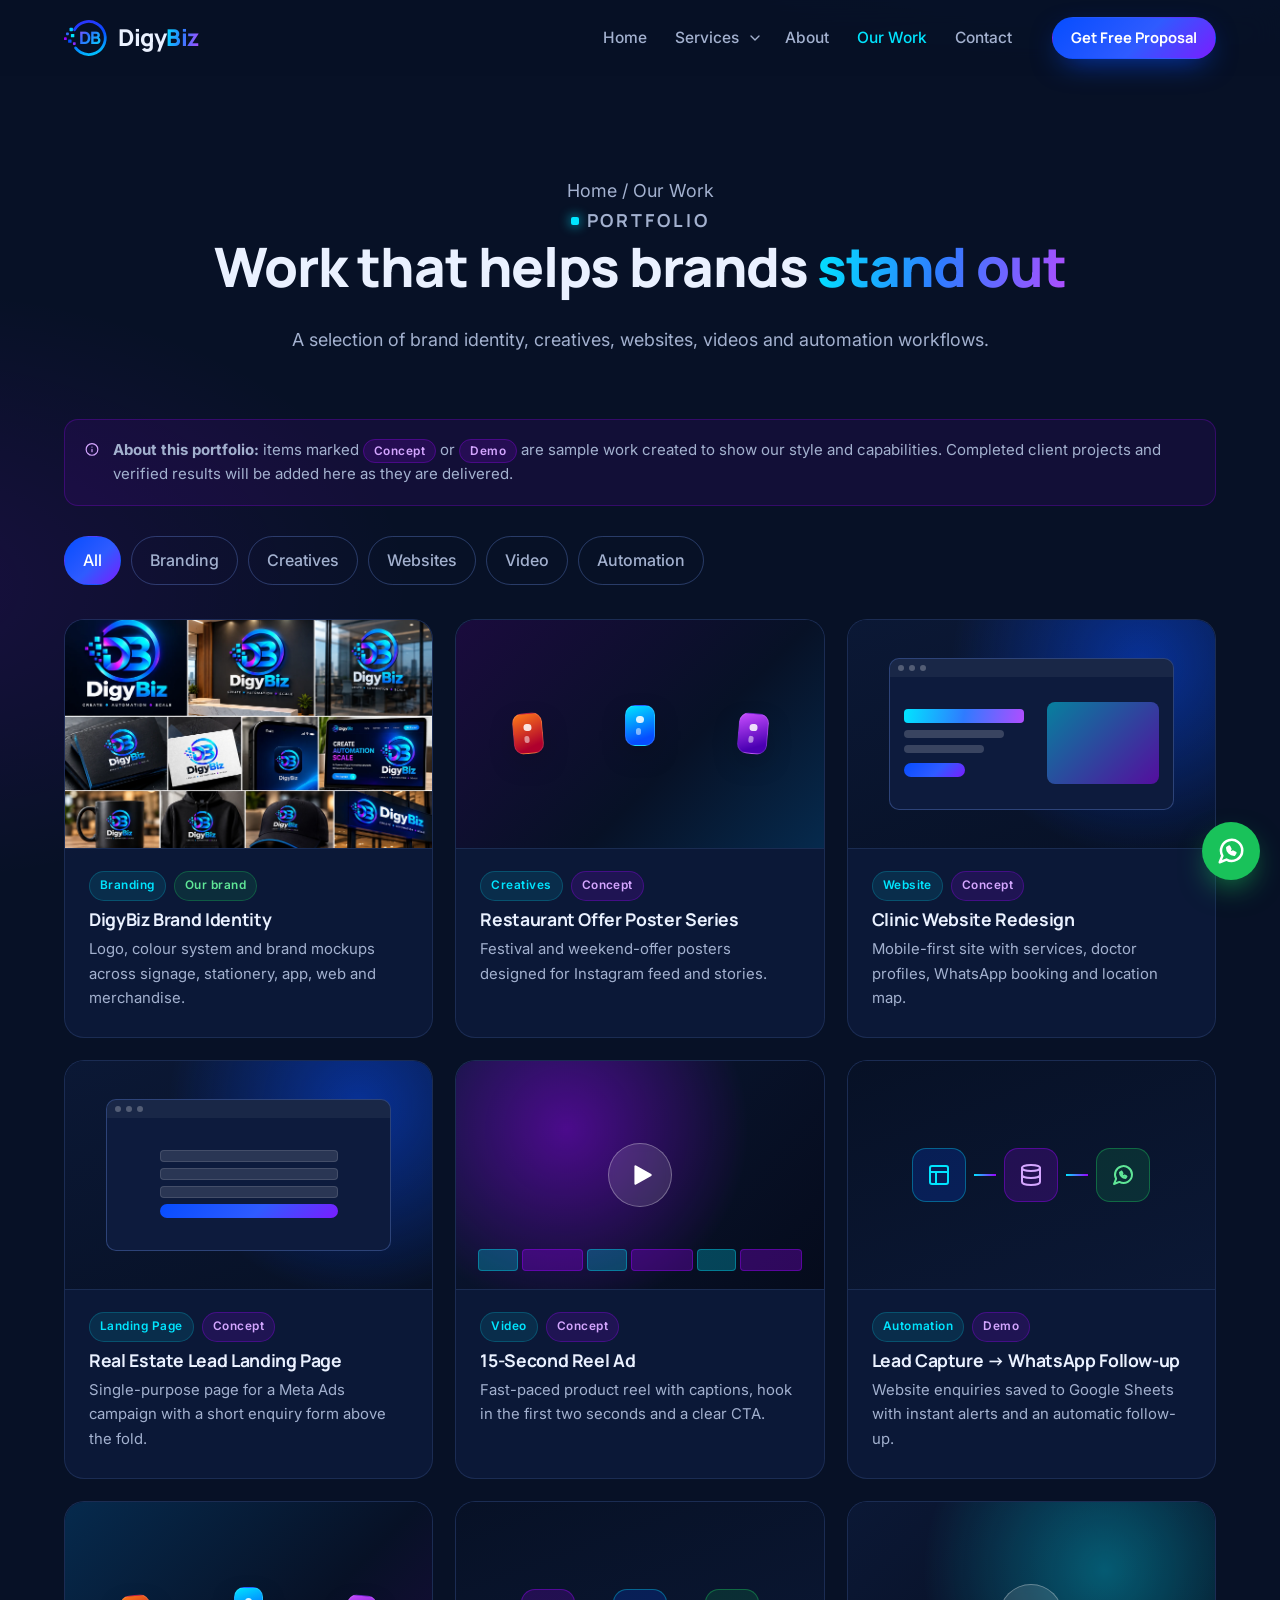
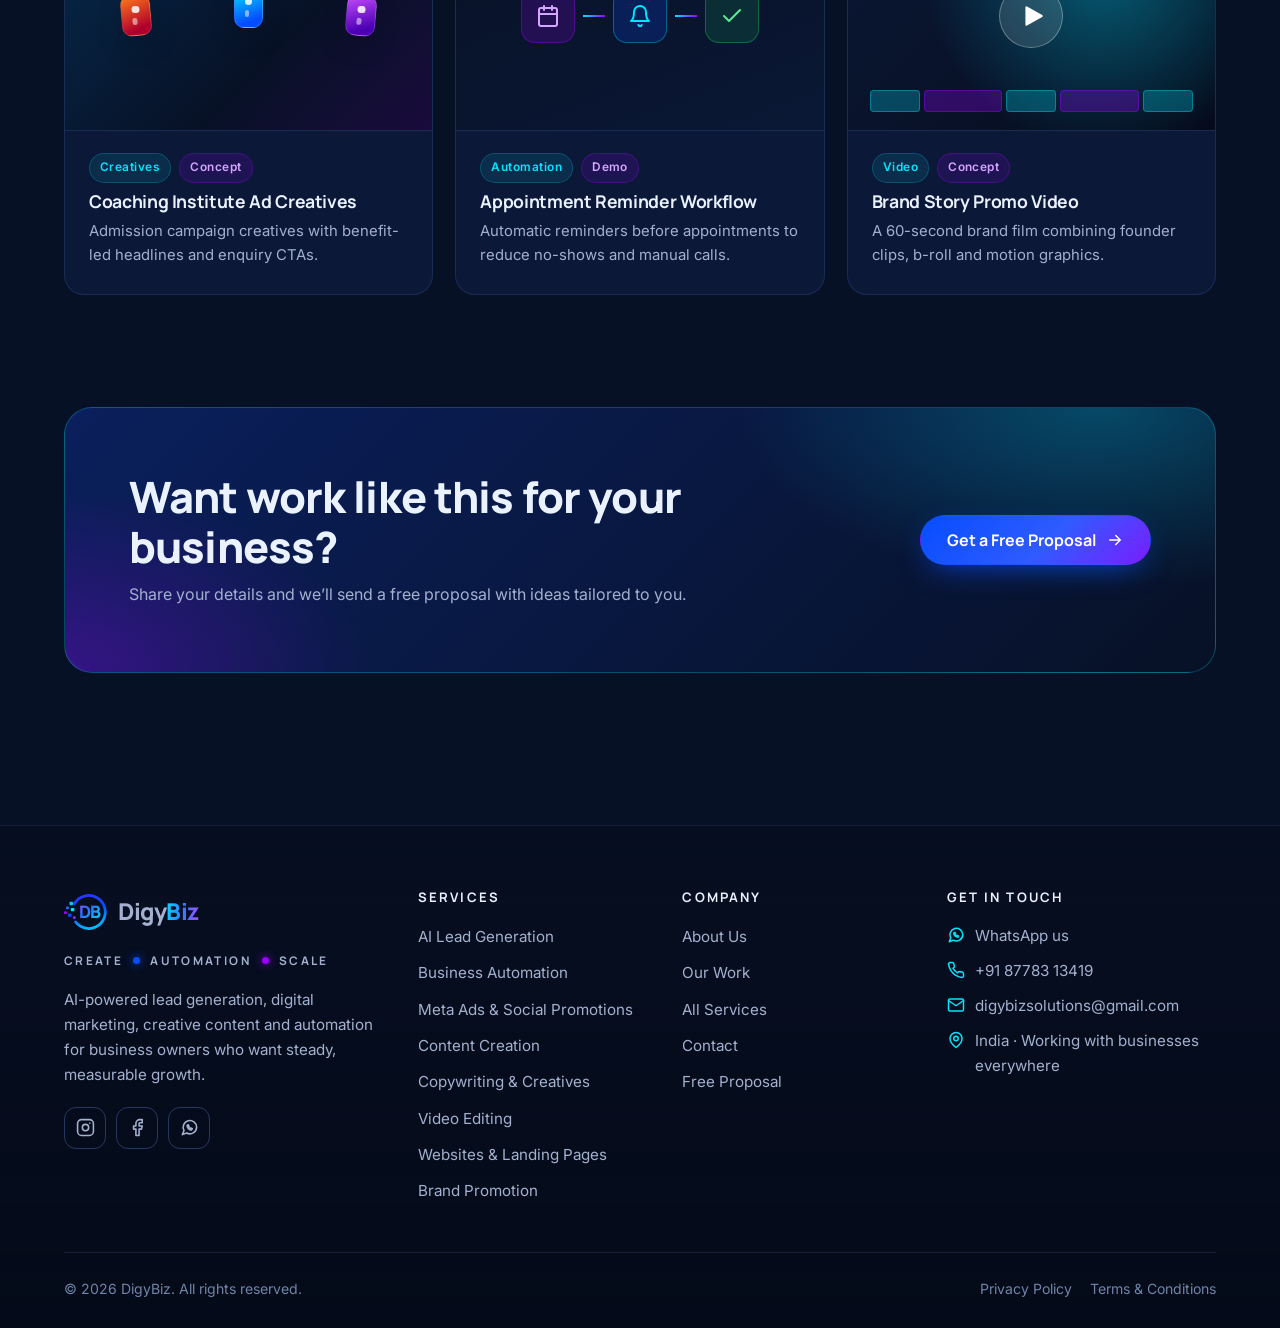
<file: our-work.html>
<!doctype html>
<html lang="en">
<head>
   <!-- Google Tag Manager -->
  <script async src="https://www.googletagmanager.com/gtm.js?id=GTM-NFZ3V4XF"></script>
  <script>
    window.dataLayer = window.dataLayer || [];
    function gtag(){dataLayer.push(arguments);}
    gtag('js', new Date());
  </script>
  <!-- End Google Tag Manager -->
  <meta charset="utf-8">
  <meta name="viewport" content="width=device-width, initial-scale=1">
  <title>Our Work | DigyBiz Portfolio</title>
  <meta name="description" content="DigyBiz portfolio: brand identity, ad creatives, websites, landing pages, video edits and automation workflows.">
  <meta name="theme-color" content="#071126">
  <link rel="canonical" href="https://www.digybiz.co.in/our-work.html">
  <link rel="icon" href="assets/img/favicon.svg" type="image/svg+xml">
  <meta property="og:type" content="website">
  <meta property="og:url" content="https://www.digybiz.co.in/our-work.html">
  <meta property="og:title" content="Our Work — DigyBiz">
  <meta property="og:description" content="Creatives, websites, videos and automation by DigyBiz.">
  <meta property="og:image" content="https://www.digybiz.co.in/assets/img/brand-mockups.webp">
  <link rel="preconnect" href="https://fonts.googleapis.com">
  <link rel="preconnect" href="https://fonts.gstatic.com" crossorigin>
  <link href="https://fonts.googleapis.com/css2?family=Inter:wght@400;500;600;700&family=Manrope:wght@600;700;800&display=swap" rel="stylesheet">
  <link rel="stylesheet" href="assets/css/style.css">
  <script>document.documentElement.classList.add("js");</script>
  <script src="assets/js/config.js" defer></script>
  <script src="assets/js/main.js" defer></script>
</head>
<body data-page="work">
  <a class="skip-link" href="#main">Skip to content</a>
  <header id="site-header"></header>

  <main id="main">
    <section class="page-hero">
      <div class="container">
        <p class="breadcrumbs"><a href="index.html">Home</a> / Our Work</p>
        <p class="eyebrow">Portfolio</p>
        <h1>Work that helps brands <span class="grad-text">stand out</span></h1>
        <p>A selection of brand identity, creatives, websites, videos and automation workflows.</p>
      </div>
    </section>

    <section class="section" style="padding-top:0">
      <div class="container">
        <div class="notice">
          <span data-icon="info"></span>
          <p><strong>About this portfolio:</strong> items marked <span class="tag concept">Concept</span> or <span class="tag concept">Demo</span> are sample work created to show our style and capabilities. Completed client projects and verified results will be added here as they are delivered.</p>
        </div>

        <div class="filters" data-filters role="group" aria-label="Filter work">
          <button class="filter-btn active" type="button" data-filter="all" aria-pressed="true">All</button>
          <button class="filter-btn" type="button" data-filter="branding" aria-pressed="false">Branding</button>
          <button class="filter-btn" type="button" data-filter="creatives" aria-pressed="false">Creatives</button>
          <button class="filter-btn" type="button" data-filter="web" aria-pressed="false">Websites</button>
          <button class="filter-btn" type="button" data-filter="video" aria-pressed="false">Video</button>
          <button class="filter-btn" type="button" data-filter="automation" aria-pressed="false">Automation</button>
        </div>

        <div class="grid grid-3">
          <article class="card work-card card-hover work-item" data-cat="branding">
            <div class="thumb"><img src="assets/img/brand-mockups.webp" alt="DigyBiz brand identity on signage, business cards, mobile app, website, mug, hoodie and cap" loading="lazy" width="1536" height="1024"></div>
            <div class="body"><div class="tag-row"><span class="tag">Branding</span><span class="tag own">Our brand</span></div><h3>DigyBiz Brand Identity</h3><p>Logo, colour system and brand mockups across signage, stationery, app, web and merchandise.</p></div>
          </article>

          <article class="card work-card card-hover work-item" data-cat="creatives">
            <div class="thumb"><div class="mock mock-poster"><div class="poster"><i></i><i></i></div><div class="poster"><i></i><i></i></div><div class="poster"><i></i><i></i></div></div></div>
            <div class="body"><div class="tag-row"><span class="tag">Creatives</span><span class="tag concept">Concept</span></div><h3>Restaurant Offer Poster Series</h3><p>Festival and weekend-offer posters designed for Instagram feed and stories.</p></div>
          </article>

          <article class="card work-card card-hover work-item" data-cat="web">
            <div class="thumb"><div class="mock mock-web"><div class="browser"><div class="bar"><i></i><i></i><i></i></div><div class="page"><div class="lines"><i></i><i></i><i></i><b></b></div><div class="img"></div></div></div></div></div>
            <div class="body"><div class="tag-row"><span class="tag">Website</span><span class="tag concept">Concept</span></div><h3>Clinic Website Redesign</h3><p>Mobile-first site with services, doctor profiles, WhatsApp booking and location map.</p></div>
          </article>

          <article class="card work-card card-hover work-item" data-cat="web">
            <div class="thumb"><div class="mock mock-web alt"><div class="browser"><div class="bar"><i></i><i></i><i></i></div><div class="page"><div class="form"><i></i><i></i><i></i><b></b></div></div></div></div></div>
            <div class="body"><div class="tag-row"><span class="tag">Landing Page</span><span class="tag concept">Concept</span></div><h3>Real Estate Lead Landing Page</h3><p>Single-purpose page for a Meta Ads campaign with a short enquiry form above the fold.</p></div>
          </article>

          <article class="card work-card card-hover work-item" data-cat="video">
            <div class="thumb"><div class="mock mock-video"><span class="play" data-icon="play"></span><div class="timeline"><i></i><i></i><i></i><i></i><i></i><i></i></div></div></div>
            <div class="body"><div class="tag-row"><span class="tag">Video</span><span class="tag concept">Concept</span></div><h3>15-Second Reel Ad</h3><p>Fast-paced product reel with captions, hook in the first two seconds and a clear CTA.</p></div>
          </article>

          <article class="card work-card card-hover work-item" data-cat="automation">
            <div class="thumb"><div class="mock mock-flow"><div class="nodes"><span class="node" data-icon="layout"></span><span class="wire"></span><span class="node p" data-icon="database"></span><span class="wire"></span><span class="node g" data-icon="whatsapp"></span></div></div></div>
            <div class="body"><div class="tag-row"><span class="tag">Automation</span><span class="tag concept">Demo</span></div><h3>Lead Capture &rarr; WhatsApp Follow-up</h3><p>Website enquiries saved to Google Sheets with instant alerts and an automatic follow-up.</p></div>
          </article>

          <article class="card work-card card-hover work-item" data-cat="creatives">
            <div class="thumb"><div class="mock mock-poster" style="background:linear-gradient(135deg,#062a4d,#071126 60%,#1a0b3d)"><div class="poster"><i></i><i></i></div><div class="poster"><i></i><i></i></div><div class="poster"><i></i><i></i></div></div></div>
            <div class="body"><div class="tag-row"><span class="tag">Creatives</span><span class="tag concept">Concept</span></div><h3>Coaching Institute Ad Creatives</h3><p>Admission campaign creatives with benefit-led headlines and enquiry CTAs.</p></div>
          </article>

          <article class="card work-card card-hover work-item" data-cat="automation">
            <div class="thumb"><div class="mock mock-flow"><div class="nodes"><span class="node p" data-icon="calendar"></span><span class="wire"></span><span class="node" data-icon="bell"></span><span class="wire"></span><span class="node g" data-icon="check"></span></div></div></div>
            <div class="body"><div class="tag-row"><span class="tag">Automation</span><span class="tag concept">Demo</span></div><h3>Appointment Reminder Workflow</h3><p>Automatic reminders before appointments to reduce no-shows and manual calls.</p></div>
          </article>

          <article class="card work-card card-hover work-item" data-cat="video">
            <div class="thumb"><div class="mock mock-video" style="background:radial-gradient(circle at 70% 30%,rgba(0,229,255,.35),transparent 60%),linear-gradient(135deg,#0b1835,#050b1c)"><span class="play" data-icon="play"></span><div class="timeline"><i></i><i></i><i></i><i></i><i></i></div></div></div>
            <div class="body"><div class="tag-row"><span class="tag">Video</span><span class="tag concept">Concept</span></div><h3>Brand Story Promo Video</h3><p>A 60-second brand film combining founder clips, b-roll and motion graphics.</p></div>
          </article>
        </div>
      </div>
    </section>

    <section class="section" style="padding-top:0">
      <div class="container">
        <div class="cta-band reveal">
          <div>
            <h2>Want work like this for your business?</h2>
            <p>Share your details and we&rsquo;ll send a free proposal with ideas tailored to you.</p>
          </div>
          <div class="btn-row">
            <button class="btn btn-primary" type="button" data-proposal>Get a Free Proposal <span data-icon="arrow"></span></button>
          </div>
        </div>
      </div>
    </section>
  </main>

  <footer id="site-footer"></footer>
</body>
</html>
</file>
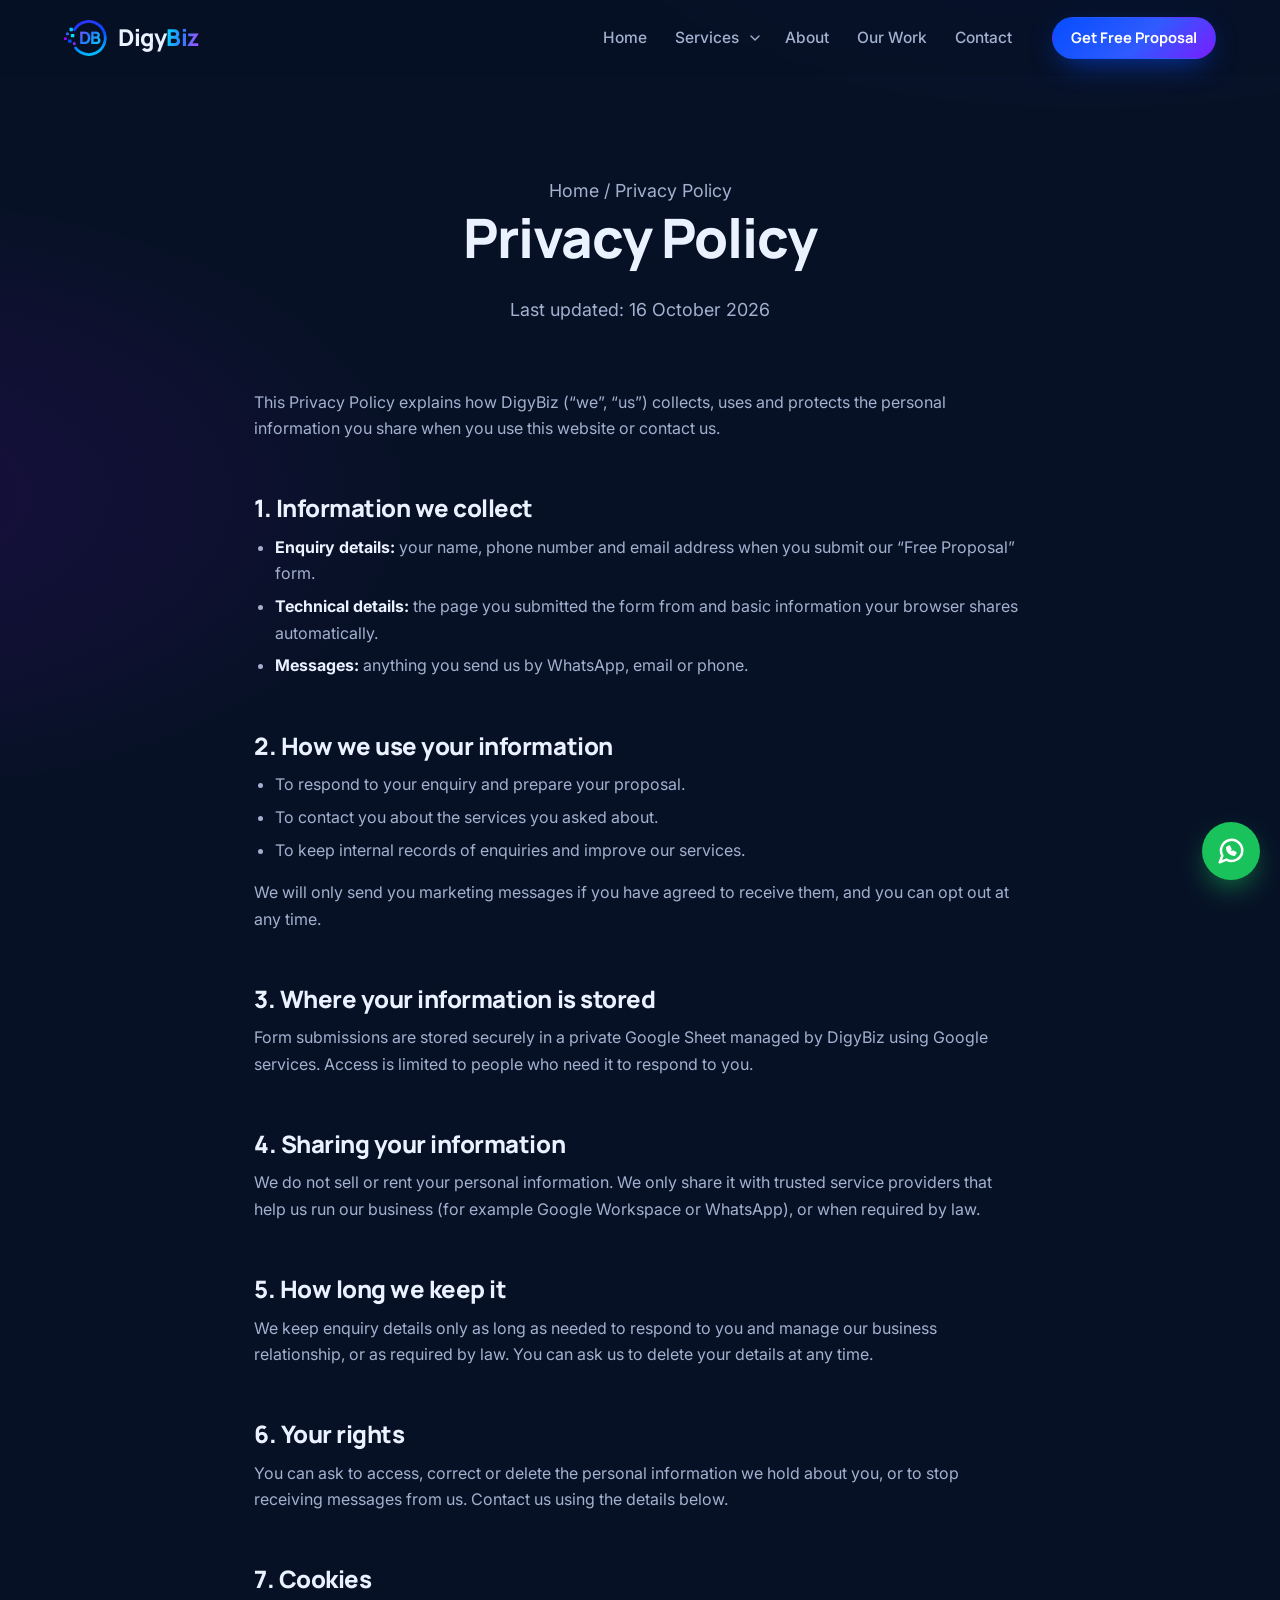
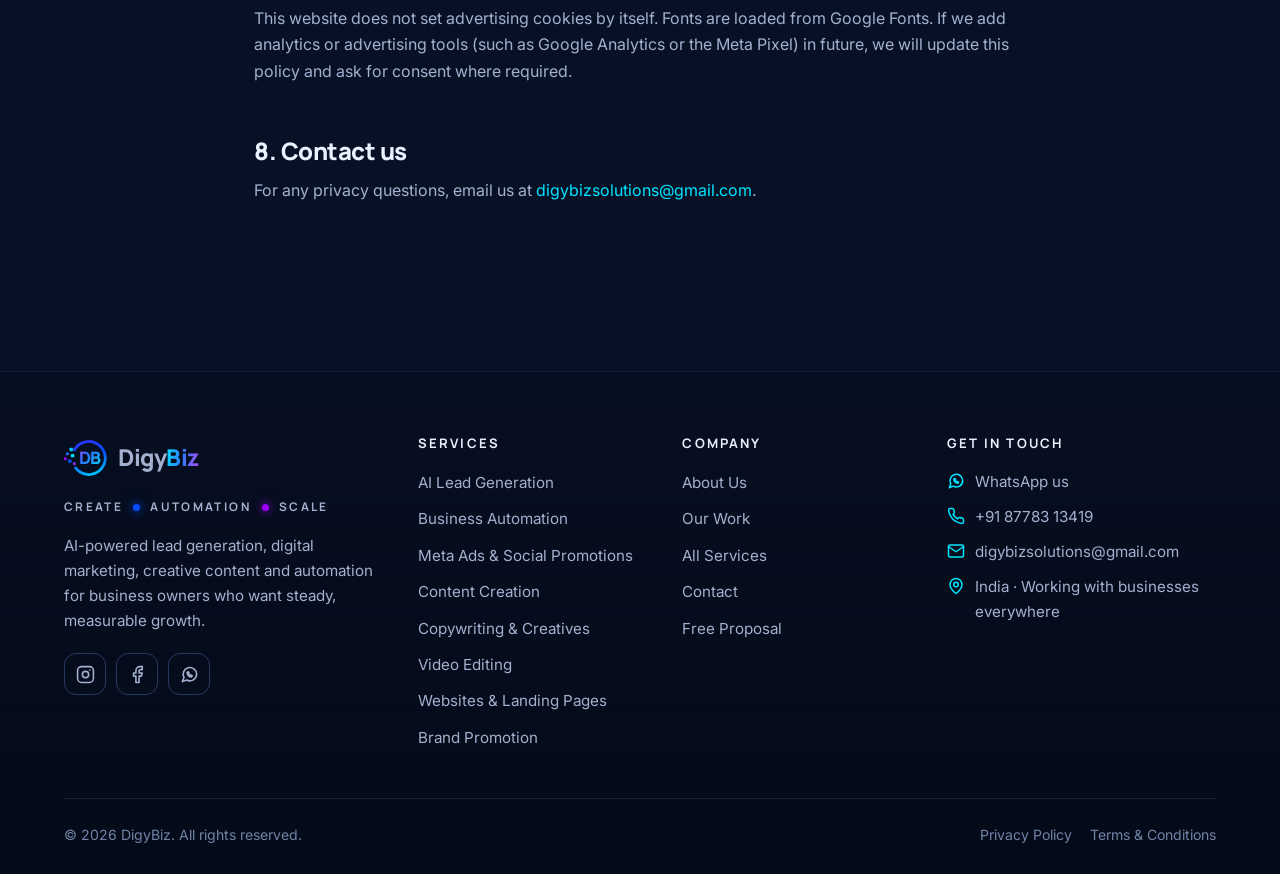
<file: privacy-policy.html>
<!doctype html>
<html lang="en">
<head>
   <!-- Google Tag Manager -->
  <script async src="https://www.googletagmanager.com/gtm.js?id=GTM-NFZ3V4XF"></script>
  <script>
    window.dataLayer = window.dataLayer || [];
    function gtag(){dataLayer.push(arguments);}
    gtag('js', new Date());
  </script>
  <!-- End Google Tag Manager -->
  <meta charset="utf-8">
  <meta name="viewport" content="width=device-width, initial-scale=1">
  <title>Privacy Policy | DigyBiz</title>
  <meta name="description" content="How DigyBiz collects, uses and protects the information you share with us.">
  <meta name="theme-color" content="#071126">
  <link rel="canonical" href="https://www.digybiz.co.in/privacy-policy.html">
  <link rel="icon" href="assets/img/favicon.svg" type="image/svg+xml">
  <link rel="preconnect" href="https://fonts.googleapis.com">
  <link rel="preconnect" href="https://fonts.gstatic.com" crossorigin>
  <link href="https://fonts.googleapis.com/css2?family=Inter:wght@400;500;600;700&family=Manrope:wght@600;700;800&display=swap" rel="stylesheet">
  <link rel="stylesheet" href="assets/css/style.css">
  <script>document.documentElement.classList.add("js");</script>
  <script src="assets/js/config.js" defer></script>
  <script src="assets/js/main.js" defer></script>
</head>
<body data-page="privacy">
  <a class="skip-link" href="#main">Skip to content</a>
  <header id="site-header"></header>

  <main id="main">
    <section class="page-hero">
      <div class="container">
        <p class="breadcrumbs"><a href="index.html">Home</a> / Privacy Policy</p>
        <h1>Privacy Policy</h1>
        <p>Last updated: 16 October 2026</p>
      </div>
    </section>

    <section class="section" style="padding-top:0">
      <div class="container prose">
        <p>This Privacy Policy explains how DigyBiz (&ldquo;we&rdquo;, &ldquo;us&rdquo;) collects, uses and protects the personal information you share when you use this website or contact us.</p>

        <h2>1. Information we collect</h2>
        <ul>
          <li><strong>Enquiry details:</strong> your name, phone number and email address when you submit our &ldquo;Free Proposal&rdquo; form.</li>
          <li><strong>Technical details:</strong> the page you submitted the form from and basic information your browser shares automatically.</li>
          <li><strong>Messages:</strong> anything you send us by WhatsApp, email or phone.</li>
        </ul>

        <h2>2. How we use your information</h2>
        <ul>
          <li>To respond to your enquiry and prepare your proposal.</li>
          <li>To contact you about the services you asked about.</li>
          <li>To keep internal records of enquiries and improve our services.</li>
        </ul>
        <p>We will only send you marketing messages if you have agreed to receive them, and you can opt out at any time.</p>

        <h2>3. Where your information is stored</h2>
        <p>Form submissions are stored securely in a private Google Sheet managed by DigyBiz using Google services. Access is limited to people who need it to respond to you.</p>

        <h2>4. Sharing your information</h2>
        <p>We do not sell or rent your personal information. We only share it with trusted service providers that help us run our business (for example Google Workspace or WhatsApp), or when required by law.</p>

        <h2>5. How long we keep it</h2>
        <p>We keep enquiry details only as long as needed to respond to you and manage our business relationship, or as required by law. You can ask us to delete your details at any time.</p>

        <h2>6. Your rights</h2>
        <p>You can ask to access, correct or delete the personal information we hold about you, or to stop receiving messages from us. Contact us using the details below.</p>

        <h2>7. Cookies</h2>
        <p>This website does not set advertising cookies by itself. Fonts are loaded from Google Fonts. If we add analytics or advertising tools (such as Google Analytics or the Meta Pixel) in future, we will update this policy and ask for consent where required.</p>

        <h2>8. Contact us</h2>
        <p>For any privacy questions, email us at <a data-email href="#"><span data-text></span></a>.</p>
      </div>
    </section>
  </main>

  <footer id="site-footer"></footer>
</body>
</html>
</file>
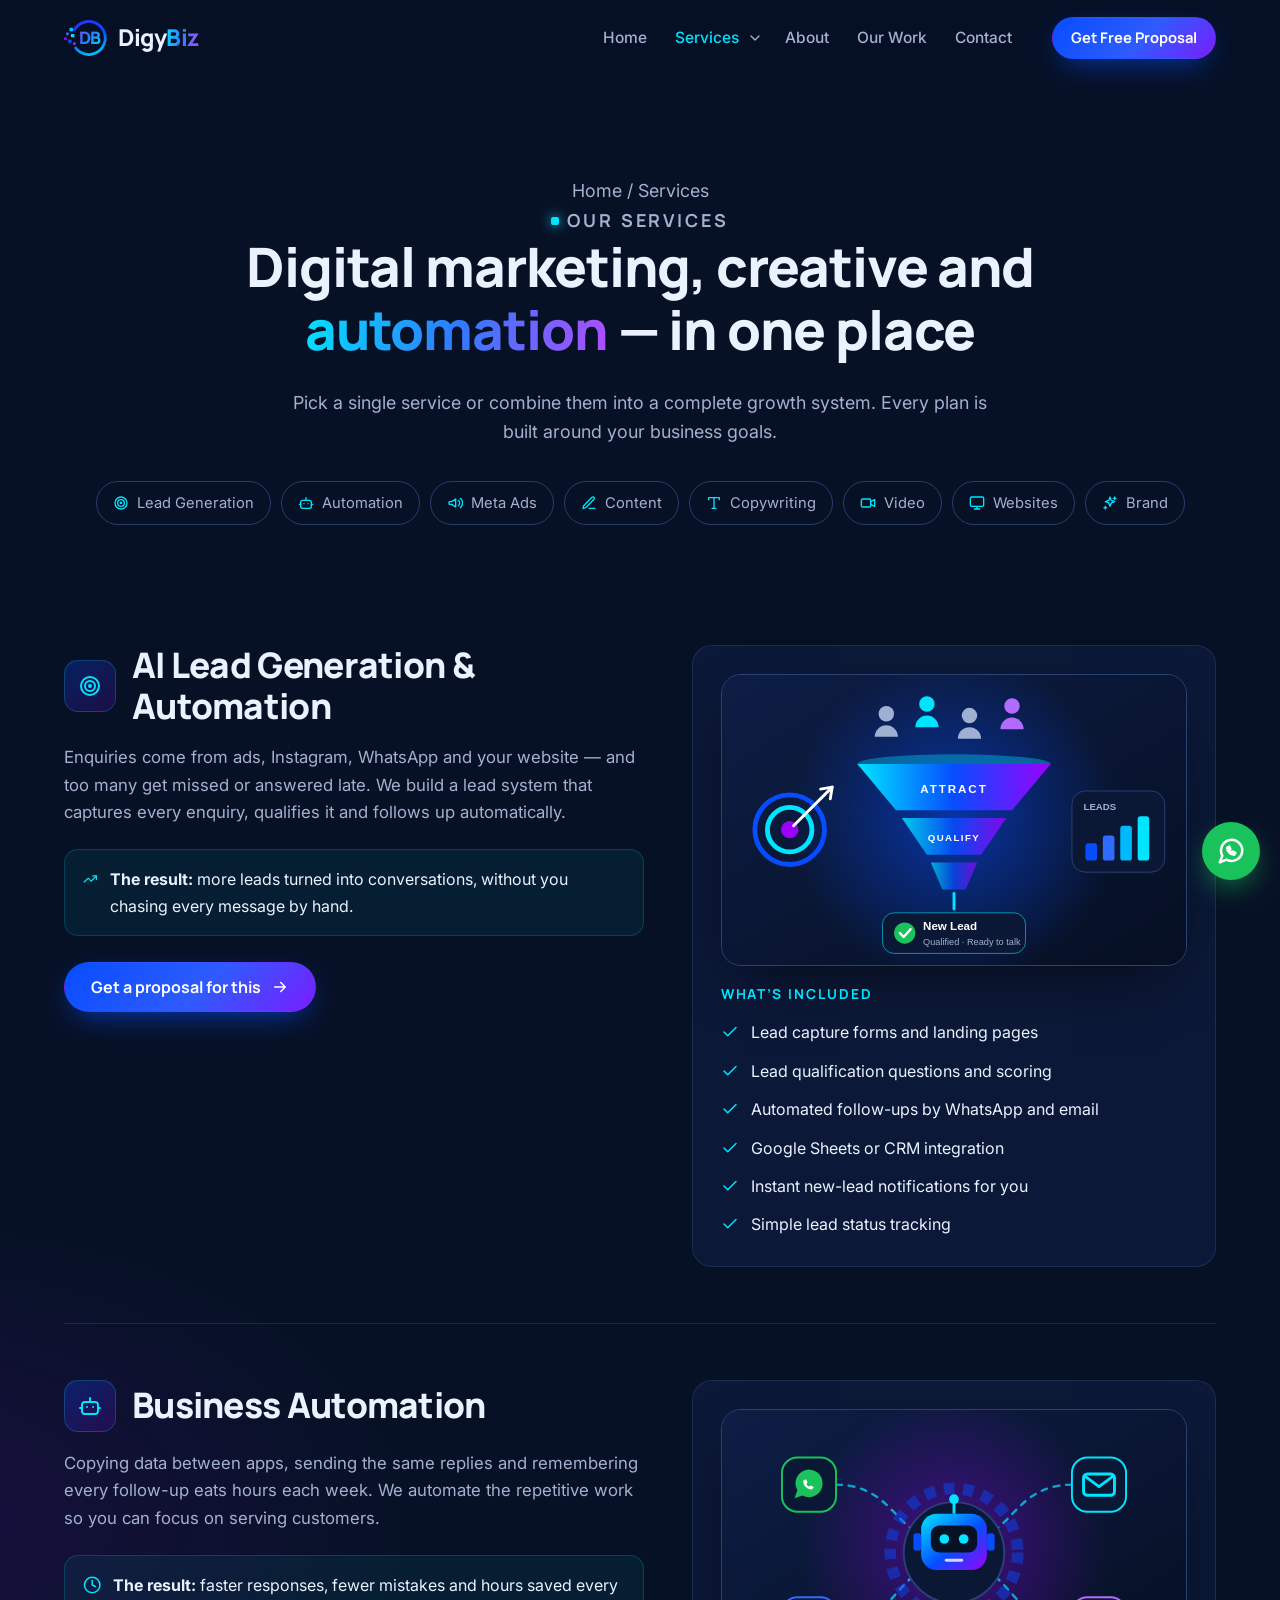
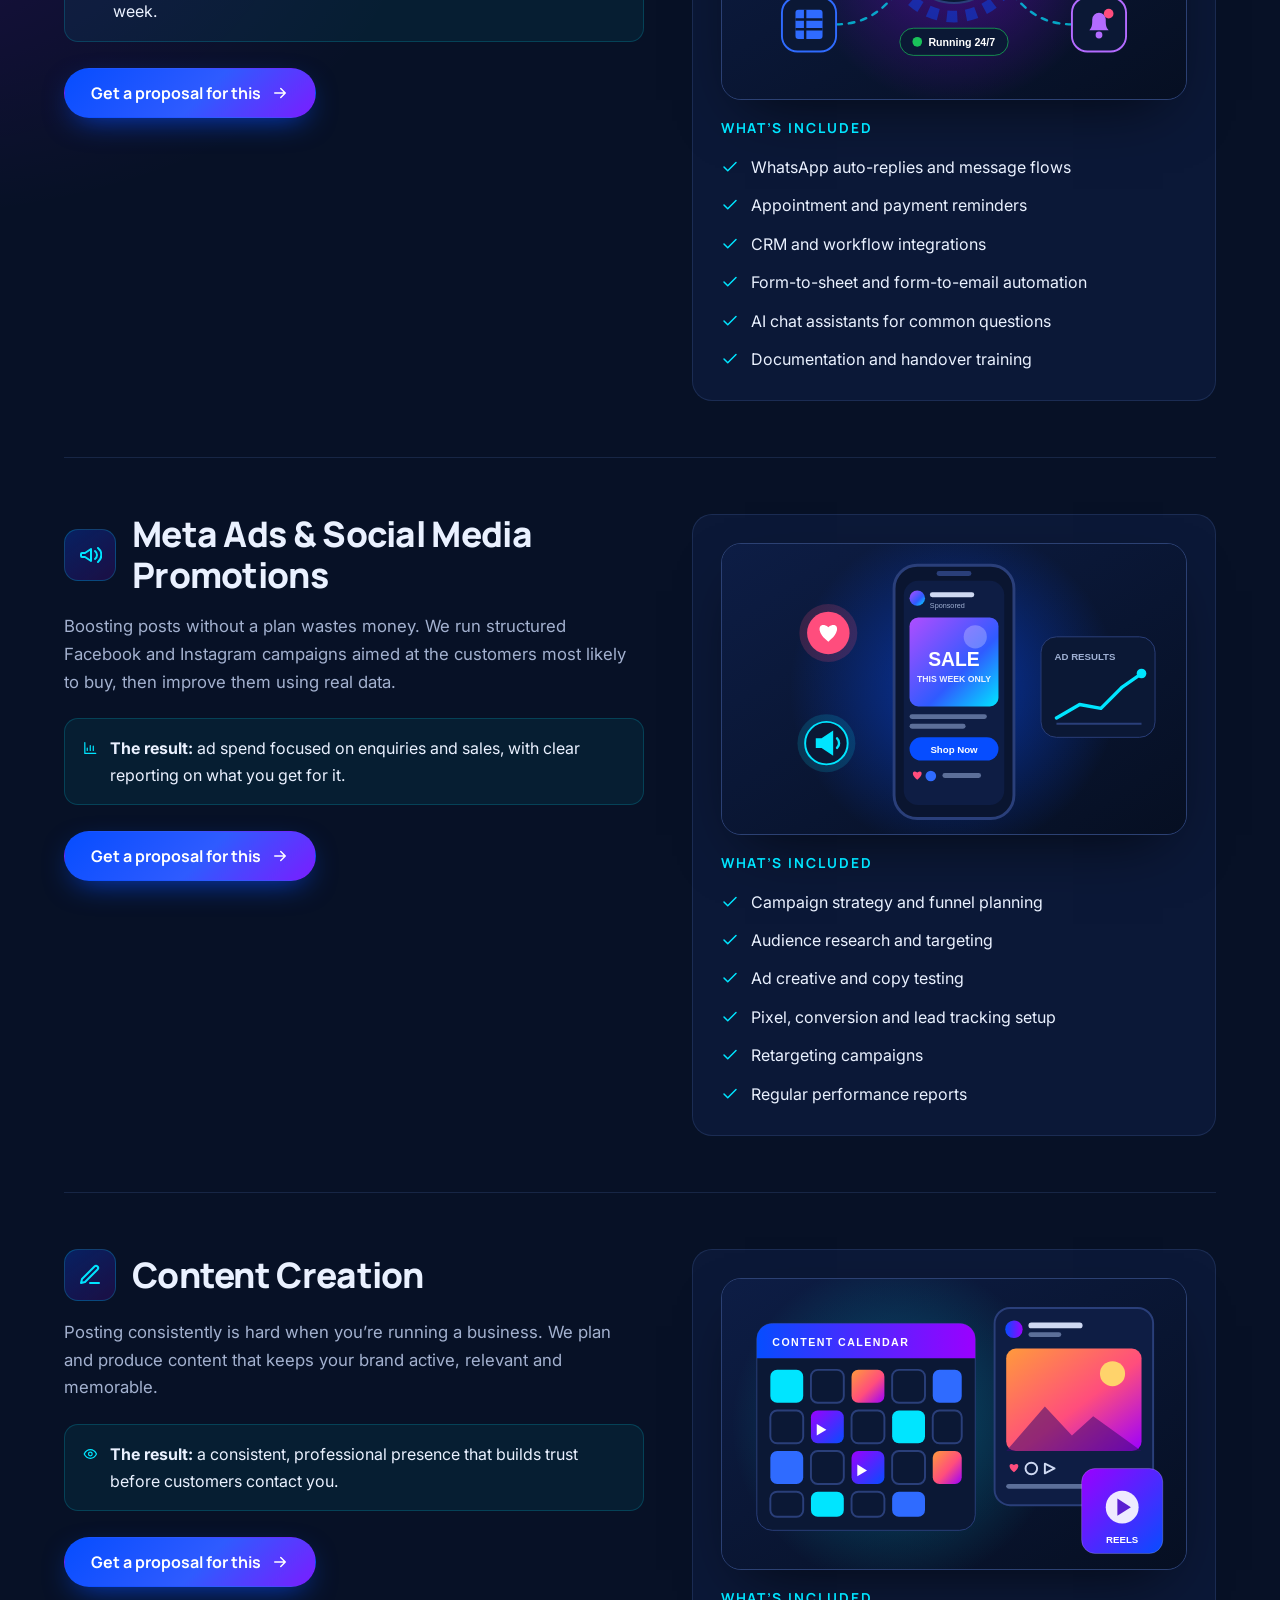
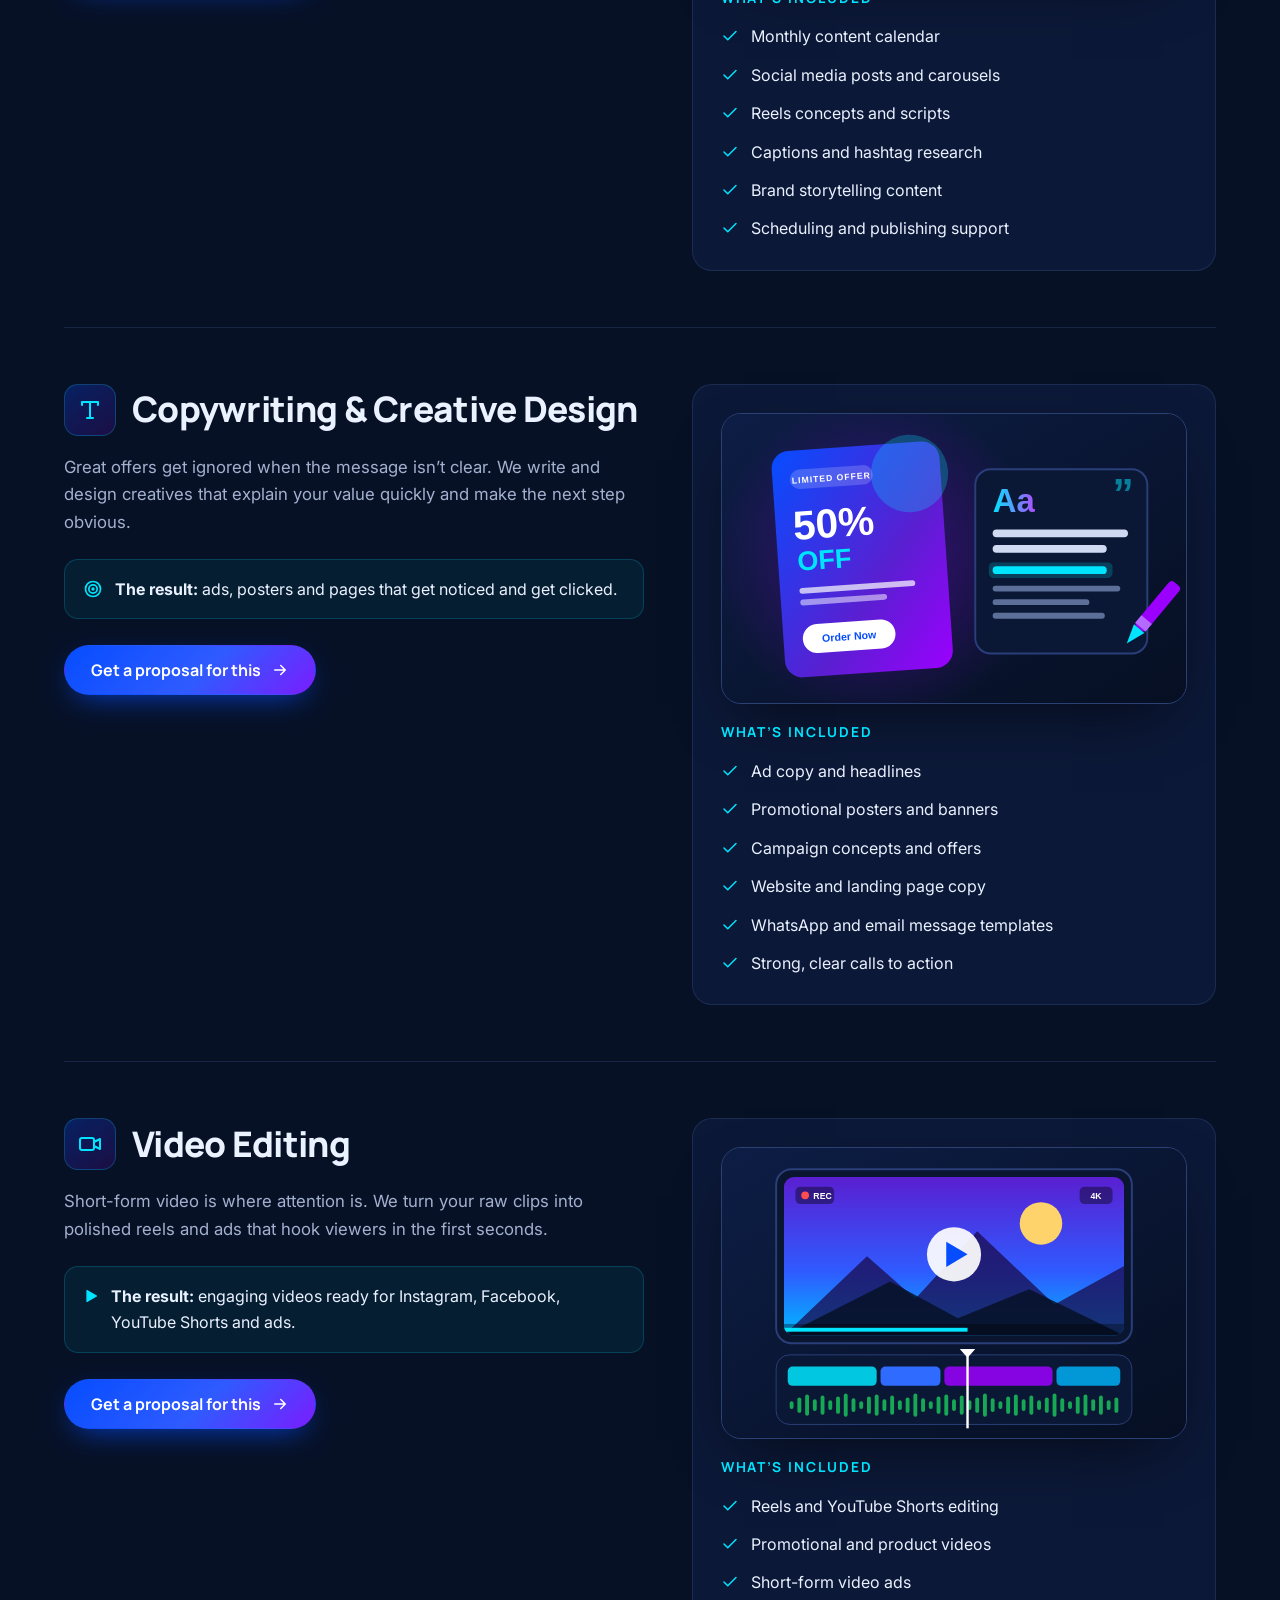
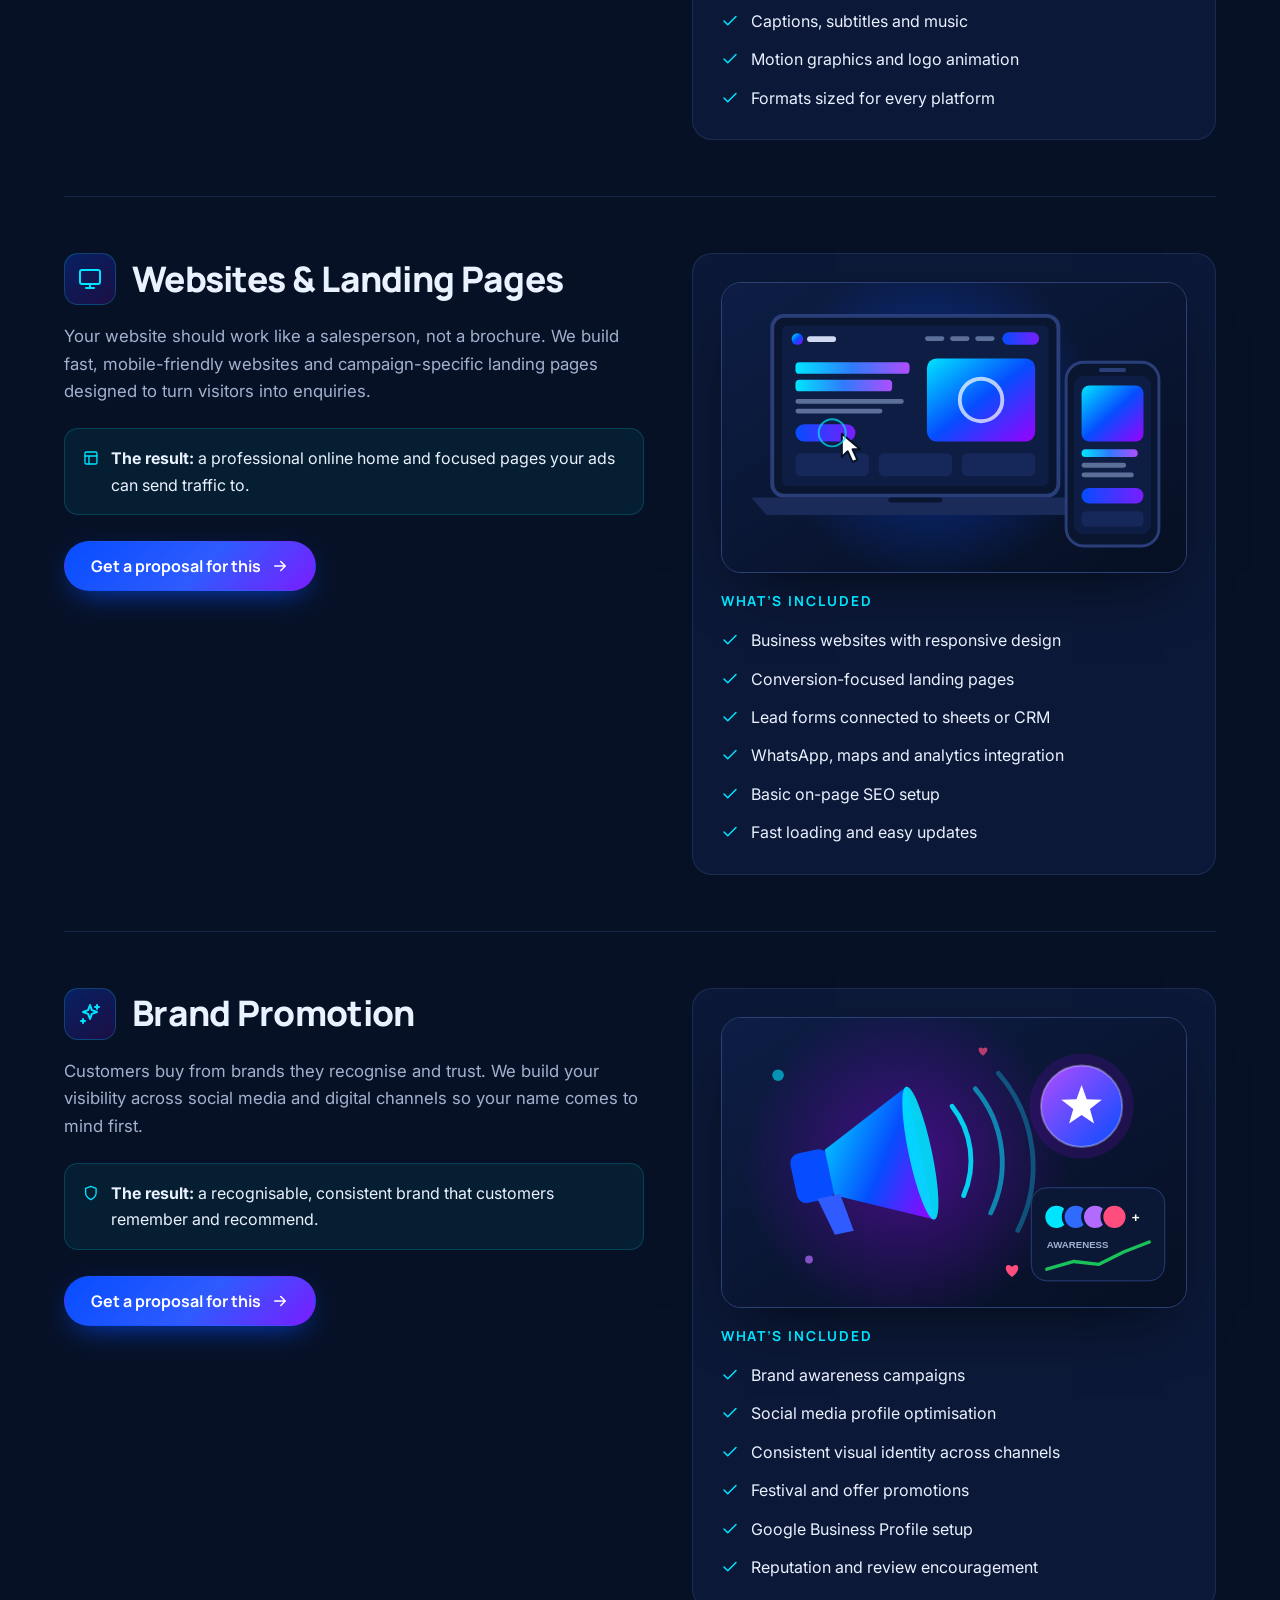
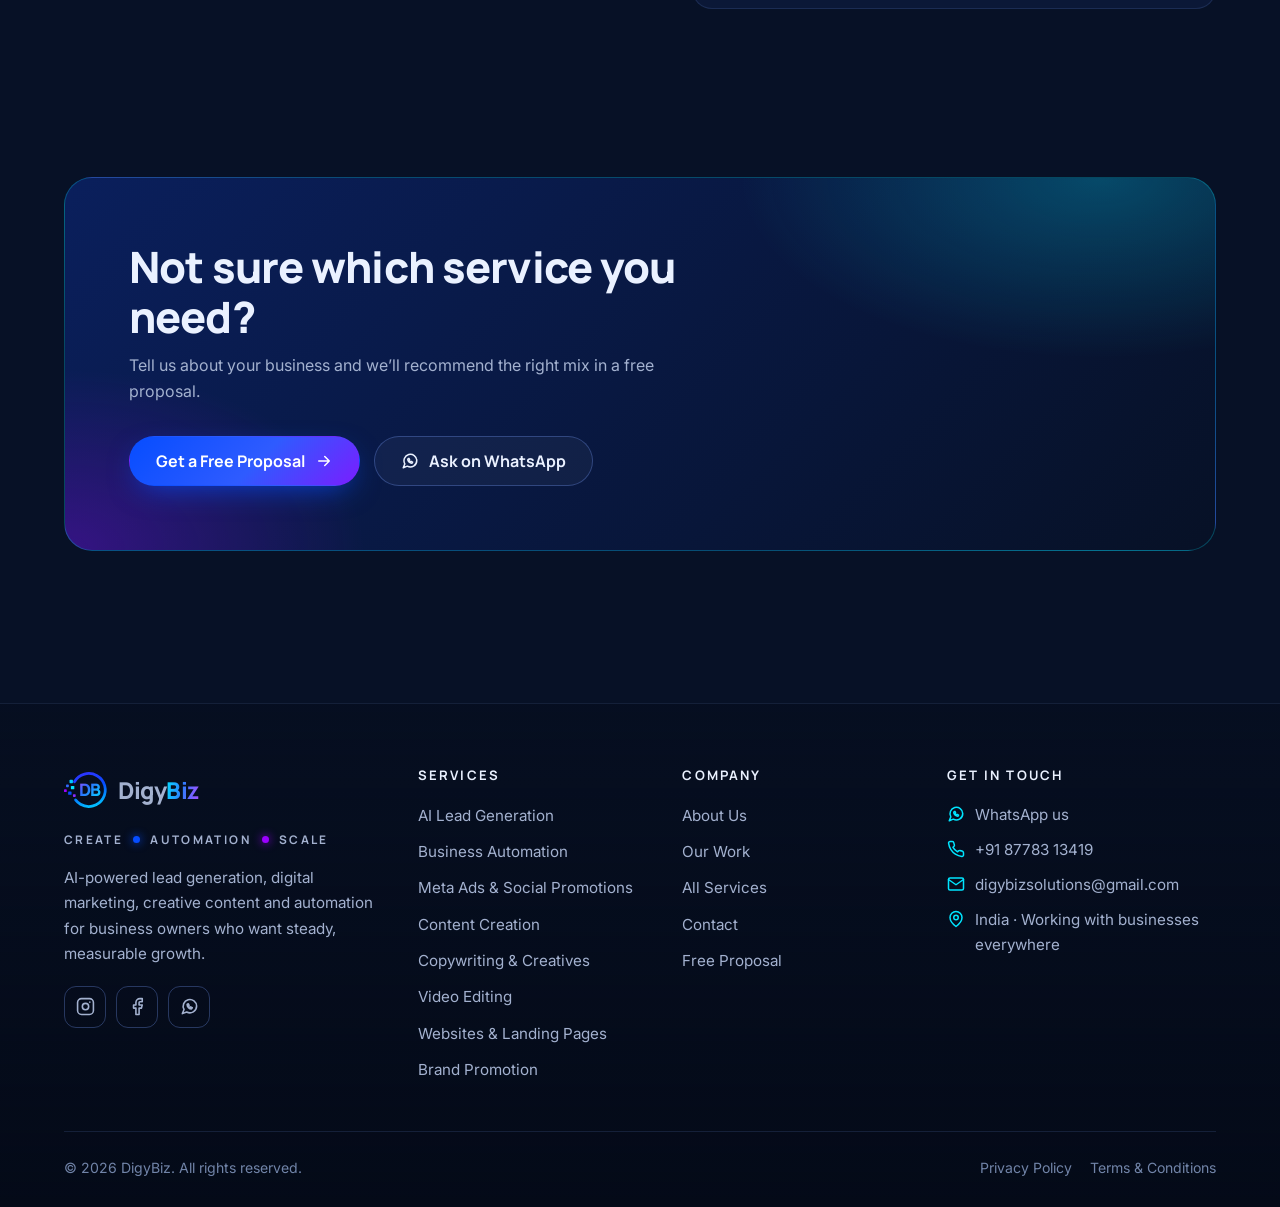
<file: services.html>
<!doctype html>
<html lang="en">
<head>
   <!-- Google Tag Manager -->
  <script async src="https://www.googletagmanager.com/gtm.js?id=GTM-NFZ3V4XF"></script>
  <script>
    window.dataLayer = window.dataLayer || [];
    function gtag(){dataLayer.push(arguments);}
    gtag('js', new Date());
  </script>
  <!-- End Google Tag Manager -->
  <meta charset="utf-8">
  <meta name="viewport" content="width=device-width, initial-scale=1">
  <title>Services | DigyBiz — Lead Generation, Meta Ads, Content &amp; Automation</title>
  <meta name="description" content="Explore DigyBiz services: AI lead generation, business automation, Meta ads, content creation, copywriting, video editing, websites, landing pages and brand promotion.">
  <meta name="theme-color" content="#071126">
  <link rel="canonical" href="https://www.digybiz.co.in/services.html">
  <link rel="icon" href="assets/img/favicon.svg" type="image/svg+xml">
  <meta property="og:type" content="website">
  <meta property="og:url" content="https://www.digybiz.co.in/services.html">
  <meta property="og:title" content="DigyBiz Services">
  <meta property="og:description" content="Digital marketing, creative content, websites and AI automation for business growth.">
  <meta property="og:image" content="https://www.digybiz.co.in/assets/img/brand-mockups.webp">
  <link rel="preconnect" href="https://fonts.googleapis.com">
  <link rel="preconnect" href="https://fonts.gstatic.com" crossorigin>
  <link href="https://fonts.googleapis.com/css2?family=Inter:wght@400;500;600;700&family=Manrope:wght@600;700;800&display=swap" rel="stylesheet">
  <link rel="stylesheet" href="assets/css/style.css">
  <script>document.documentElement.classList.add("js");</script>
  <script src="assets/js/config.js" defer></script>
  <script src="assets/js/main.js" defer></script>
</head>
<body data-page="services">
  <a class="skip-link" href="#main">Skip to content</a>
  <header id="site-header"></header>

  <main id="main">
    <section class="page-hero">
      <div class="container">
        <p class="breadcrumbs"><a href="index.html">Home</a> / Services</p>
        <p class="eyebrow">Our Services</p>
        <h1>Digital marketing, creative and <span class="grad-text">automation</span> &mdash; in one place</h1>
        <p>Pick a single service or combine them into a complete growth system. Every plan is built around your business goals.</p>
        <nav class="pill-nav" aria-label="Jump to a service">
          <a href="#ai-lead-generation"><span data-icon="target"></span>Lead Generation</a>
          <a href="#business-automation"><span data-icon="bot"></span>Automation</a>
          <a href="#meta-ads"><span data-icon="megaphone"></span>Meta Ads</a>
          <a href="#content-creation"><span data-icon="pen"></span>Content</a>
          <a href="#copywriting"><span data-icon="type"></span>Copywriting</a>
          <a href="#video-editing"><span data-icon="video"></span>Video</a>
          <a href="#websites"><span data-icon="monitor"></span>Websites</a>
          <a href="#brand-promotion"><span data-icon="sparkles"></span>Brand</a>
        </nav>
      </div>
    </section>

    <section class="section" style="padding-top:0">
      <div class="container">

        <!-- AI Lead Generation -->
        <article class="service-block reveal" id="ai-lead-generation">
          <div>
            <div class="head"><span class="icon-tile" data-icon="target"></span><h2>AI Lead Generation &amp; Automation</h2></div>
            <p class="problem">Enquiries come from ads, Instagram, WhatsApp and your website &mdash; and too many get missed or answered late. We build a lead system that captures every enquiry, qualifies it and follows up automatically.</p>
            <div class="outcome"><span data-icon="trending"></span><p><strong>The result:</strong> more leads turned into conversations, without you chasing every message by hand.</p></div>
            <button class="btn btn-primary" type="button" data-proposal>Get a proposal for this <span data-icon="arrow"></span></button>
          </div>
          <div class="include-card">
            <img class="service-img" src="assets/img/services/lead-generation.svg" alt="Illustration of a sales funnel turning website visitors into qualified leads" loading="lazy" width="480" height="300">
            <h3>What&rsquo;s included</h3>
            <ul>
              <li><span data-icon="check"></span>Lead capture forms and landing pages</li>
              <li><span data-icon="check"></span>Lead qualification questions and scoring</li>
              <li><span data-icon="check"></span>Automated follow-ups by WhatsApp and email</li>
              <li><span data-icon="check"></span>Google Sheets or CRM integration</li>
              <li><span data-icon="check"></span>Instant new-lead notifications for you</li>
              <li><span data-icon="check"></span>Simple lead status tracking</li>
            </ul>
          </div>
        </article>

        <!-- Business Automation -->
        <article class="service-block reveal" id="business-automation">
          <div>
            <div class="head"><span class="icon-tile" data-icon="bot"></span><h2>Business Automation</h2></div>
            <p class="problem">Copying data between apps, sending the same replies and remembering every follow-up eats hours each week. We automate the repetitive work so you can focus on serving customers.</p>
            <div class="outcome"><span data-icon="clock"></span><p><strong>The result:</strong> faster responses, fewer mistakes and hours saved every week.</p></div>
            <button class="btn btn-primary" type="button" data-proposal>Get a proposal for this <span data-icon="arrow"></span></button>
          </div>
          <div class="include-card">
            <img class="service-img" src="assets/img/services/business-automation.svg" alt="Illustration of an automation robot connecting WhatsApp, email, Google Sheets and notifications" loading="lazy" width="480" height="300">
            <h3>What&rsquo;s included</h3>
            <ul>
              <li><span data-icon="check"></span>WhatsApp auto-replies and message flows</li>
              <li><span data-icon="check"></span>Appointment and payment reminders</li>
              <li><span data-icon="check"></span>CRM and workflow integrations</li>
              <li><span data-icon="check"></span>Form-to-sheet and form-to-email automation</li>
              <li><span data-icon="check"></span>AI chat assistants for common questions</li>
              <li><span data-icon="check"></span>Documentation and handover training</li>
            </ul>
          </div>
        </article>

        <!-- Meta Ads -->
        <article class="service-block reveal" id="meta-ads">
          <div>
            <div class="head"><span class="icon-tile" data-icon="megaphone"></span><h2>Meta Ads &amp; Social Media Promotions</h2></div>
            <p class="problem">Boosting posts without a plan wastes money. We run structured Facebook and Instagram campaigns aimed at the customers most likely to buy, then improve them using real data.</p>
            <div class="outcome"><span data-icon="chart"></span><p><strong>The result:</strong> ad spend focused on enquiries and sales, with clear reporting on what you get for it.</p></div>
            <button class="btn btn-primary" type="button" data-proposal>Get a proposal for this <span data-icon="arrow"></span></button>
          </div>
          <div class="include-card">
            <img class="service-img" src="assets/img/services/meta-ads.svg" alt="Illustration of a sponsored social media ad on a phone with likes and rising results" loading="lazy" width="480" height="300">
            <h3>What&rsquo;s included</h3>
            <ul>
              <li><span data-icon="check"></span>Campaign strategy and funnel planning</li>
              <li><span data-icon="check"></span>Audience research and targeting</li>
              <li><span data-icon="check"></span>Ad creative and copy testing</li>
              <li><span data-icon="check"></span>Pixel, conversion and lead tracking setup</li>
              <li><span data-icon="check"></span>Retargeting campaigns</li>
              <li><span data-icon="check"></span>Regular performance reports</li>
            </ul>
          </div>
        </article>

        <!-- Content Creation -->
        <article class="service-block reveal" id="content-creation">
          <div>
            <div class="head"><span class="icon-tile" data-icon="pen"></span><h2>Content Creation</h2></div>
            <p class="problem">Posting consistently is hard when you&rsquo;re running a business. We plan and produce content that keeps your brand active, relevant and memorable.</p>
            <div class="outcome"><span data-icon="eye"></span><p><strong>The result:</strong> a consistent, professional presence that builds trust before customers contact you.</p></div>
            <button class="btn btn-primary" type="button" data-proposal>Get a proposal for this <span data-icon="arrow"></span></button>
          </div>
          <div class="include-card">
            <img class="service-img" src="assets/img/services/content-creation.svg" alt="Illustration of a content calendar, a social media post and a reel" loading="lazy" width="480" height="300">
            <h3>What&rsquo;s included</h3>
            <ul>
              <li><span data-icon="check"></span>Monthly content calendar</li>
              <li><span data-icon="check"></span>Social media posts and carousels</li>
              <li><span data-icon="check"></span>Reels concepts and scripts</li>
              <li><span data-icon="check"></span>Captions and hashtag research</li>
              <li><span data-icon="check"></span>Brand storytelling content</li>
              <li><span data-icon="check"></span>Scheduling and publishing support</li>
            </ul>
          </div>
        </article>

        <!-- Copywriting -->
        <article class="service-block reveal" id="copywriting">
          <div>
            <div class="head"><span class="icon-tile" data-icon="type"></span><h2>Copywriting &amp; Creative Design</h2></div>
            <p class="problem">Great offers get ignored when the message isn&rsquo;t clear. We write and design creatives that explain your value quickly and make the next step obvious.</p>
            <div class="outcome"><span data-icon="target"></span><p><strong>The result:</strong> ads, posters and pages that get noticed and get clicked.</p></div>
            <button class="btn btn-primary" type="button" data-proposal>Get a proposal for this <span data-icon="arrow"></span></button>
          </div>
          <div class="include-card">
            <img class="service-img" src="assets/img/services/copywriting.svg" alt="Illustration of a 50% off promotional poster next to a copywriting document and pen" loading="lazy" width="480" height="300">
            <h3>What&rsquo;s included</h3>
            <ul>
              <li><span data-icon="check"></span>Ad copy and headlines</li>
              <li><span data-icon="check"></span>Promotional posters and banners</li>
              <li><span data-icon="check"></span>Campaign concepts and offers</li>
              <li><span data-icon="check"></span>Website and landing page copy</li>
              <li><span data-icon="check"></span>WhatsApp and email message templates</li>
              <li><span data-icon="check"></span>Strong, clear calls to action</li>
            </ul>
          </div>
        </article>

        <!-- Video Editing -->
        <article class="service-block reveal" id="video-editing">
          <div>
            <div class="head"><span class="icon-tile" data-icon="video"></span><h2>Video Editing</h2></div>
            <p class="problem">Short-form video is where attention is. We turn your raw clips into polished reels and ads that hook viewers in the first seconds.</p>
            <div class="outcome"><span data-icon="play"></span><p><strong>The result:</strong> engaging videos ready for Instagram, Facebook, YouTube Shorts and ads.</p></div>
            <button class="btn btn-primary" type="button" data-proposal>Get a proposal for this <span data-icon="arrow"></span></button>
          </div>
          <div class="include-card">
            <img class="service-img" src="assets/img/services/video-editing.svg" alt="Illustration of a video player above an editing timeline with clips and audio" loading="lazy" width="480" height="300">
            <h3>What&rsquo;s included</h3>
            <ul>
              <li><span data-icon="check"></span>Reels and YouTube Shorts editing</li>
              <li><span data-icon="check"></span>Promotional and product videos</li>
              <li><span data-icon="check"></span>Short-form video ads</li>
              <li><span data-icon="check"></span>Captions, subtitles and music</li>
              <li><span data-icon="check"></span>Motion graphics and logo animation</li>
              <li><span data-icon="check"></span>Formats sized for every platform</li>
            </ul>
          </div>
        </article>

        <!-- Websites & Landing Pages -->
        <article class="service-block reveal" id="websites">
          <div>
            <div class="head"><span class="icon-tile" data-icon="monitor"></span><h2>Websites &amp; Landing Pages</h2></div>
            <p class="problem">Your website should work like a salesperson, not a brochure. We build fast, mobile-friendly websites and campaign-specific landing pages designed to turn visitors into enquiries.</p>
            <div class="outcome"><span data-icon="layout"></span><p><strong>The result:</strong> a professional online home and focused pages your ads can send traffic to.</p></div>
            <button class="btn btn-primary" type="button" data-proposal>Get a proposal for this <span data-icon="arrow"></span></button>
          </div>
          <div class="include-card">
            <img class="service-img" src="assets/img/services/websites.svg" alt="Illustration of a business website on a laptop and a mobile phone" loading="lazy" width="480" height="300">
            <h3>What&rsquo;s included</h3>
            <ul>
              <li><span data-icon="check"></span>Business websites with responsive design</li>
              <li><span data-icon="check"></span>Conversion-focused landing pages</li>
              <li><span data-icon="check"></span>Lead forms connected to sheets or CRM</li>
              <li><span data-icon="check"></span>WhatsApp, maps and analytics integration</li>
              <li><span data-icon="check"></span>Basic on-page SEO setup</li>
              <li><span data-icon="check"></span>Fast loading and easy updates</li>
            </ul>
          </div>
        </article>

        <!-- Brand Promotion -->
        <article class="service-block reveal" id="brand-promotion">
          <div>
            <div class="head"><span class="icon-tile" data-icon="sparkles"></span><h2>Brand Promotion</h2></div>
            <p class="problem">Customers buy from brands they recognise and trust. We build your visibility across social media and digital channels so your name comes to mind first.</p>
            <div class="outcome"><span data-icon="shield"></span><p><strong>The result:</strong> a recognisable, consistent brand that customers remember and recommend.</p></div>
            <button class="btn btn-primary" type="button" data-proposal>Get a proposal for this <span data-icon="arrow"></span></button>
          </div>
          <div class="include-card">
            <img class="service-img" src="assets/img/services/brand-promotion.svg" alt="Illustration of a megaphone, a brand star badge and a growing audience" loading="lazy" width="480" height="300">
            <h3>What&rsquo;s included</h3>
            <ul>
              <li><span data-icon="check"></span>Brand awareness campaigns</li>
              <li><span data-icon="check"></span>Social media profile optimisation</li>
              <li><span data-icon="check"></span>Consistent visual identity across channels</li>
              <li><span data-icon="check"></span>Festival and offer promotions</li>
              <li><span data-icon="check"></span>Google Business Profile setup</li>
              <li><span data-icon="check"></span>Reputation and review encouragement</li>
            </ul>
          </div>
        </article>

      </div>
    </section>

    <section class="section" style="padding-top:0">
      <div class="container">
        <div class="cta-band reveal">
          <div>
            <h2>Not sure which service you need?</h2>
            <p>Tell us about your business and we&rsquo;ll recommend the right mix in a free proposal.</p>
          </div>
          <div class="btn-row">
            <button class="btn btn-primary" type="button" data-proposal>Get a Free Proposal <span data-icon="arrow"></span></button>
            <a class="btn btn-ghost" data-whatsapp="Hi DigyBiz, I'm not sure which service I need. Can you help?" href="#"><span data-icon="whatsapp"></span>Ask on WhatsApp</a>
          </div>
        </div>
      </div>
    </section>
  </main>

  <footer id="site-footer"></footer>
</body>
</html>
</file>
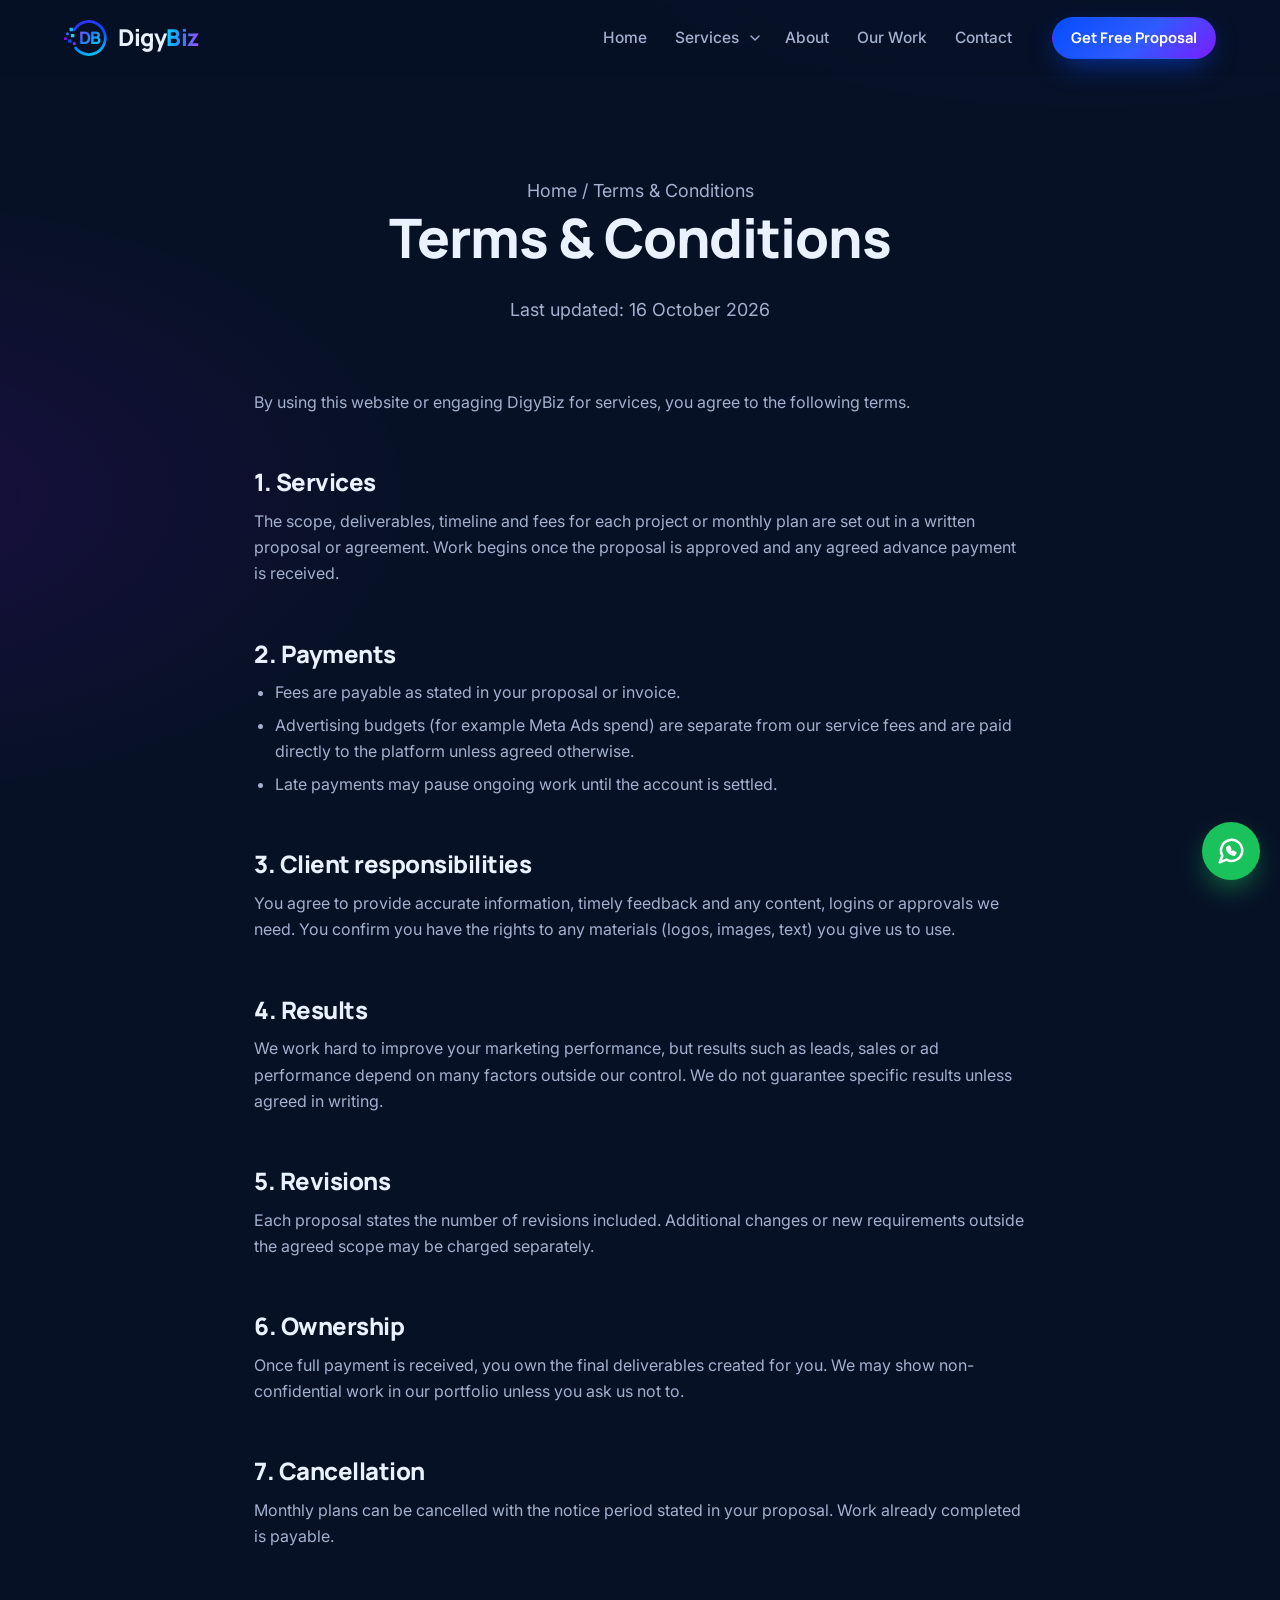
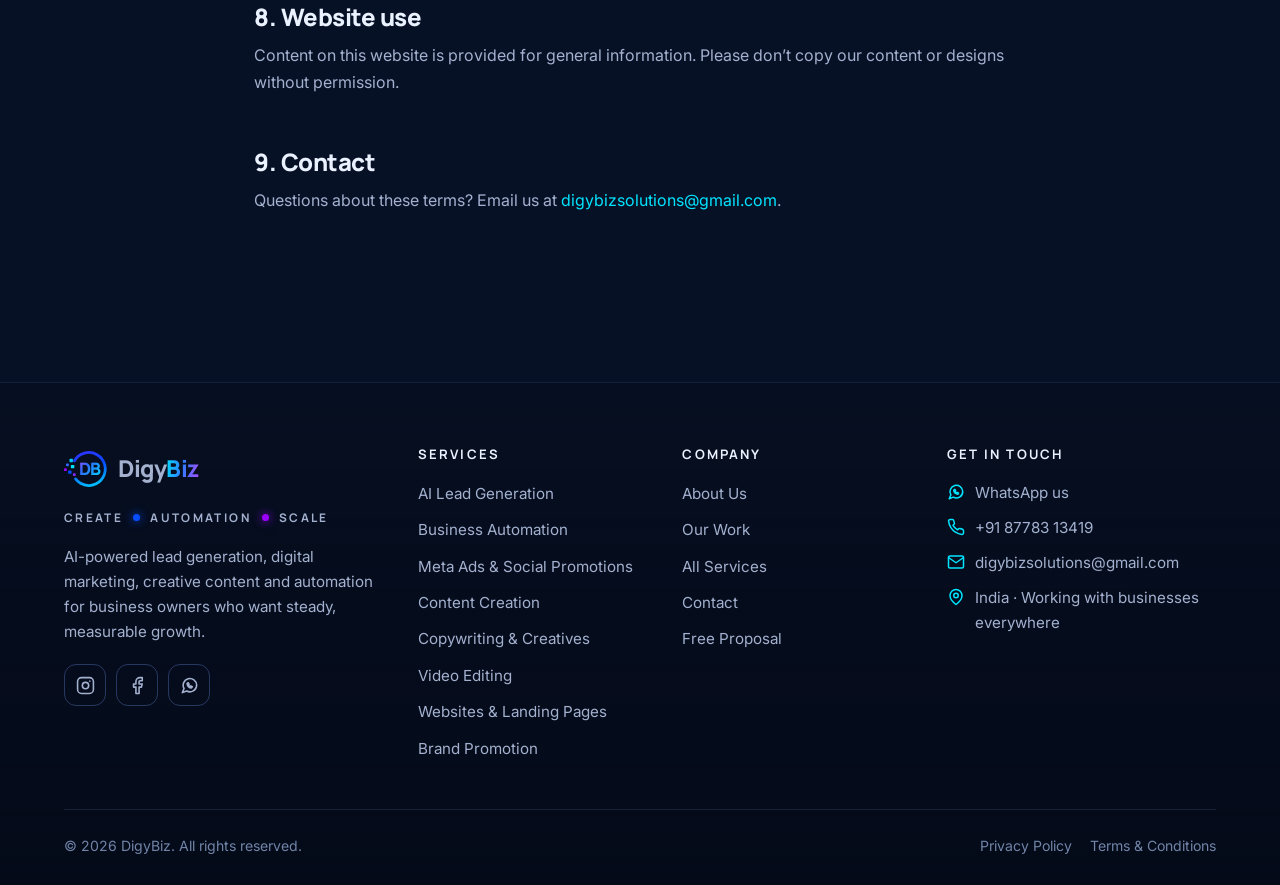
<file: terms.html>
<!doctype html>
<html lang="en">
<head>
   <!-- Google Tag Manager -->
  <script async src="https://www.googletagmanager.com/gtm.js?id=GTM-NFZ3V4XF"></script>
  <script>
    window.dataLayer = window.dataLayer || [];
    function gtag(){dataLayer.push(arguments);}
    gtag('js', new Date());
  </script>
  <!-- End Google Tag Manager -->
  <meta charset="utf-8">
  <meta name="viewport" content="width=device-width, initial-scale=1">
  <title>Terms &amp; Conditions | DigyBiz</title>
  <meta name="description" content="Terms and conditions for using the DigyBiz website and services.">
  <meta name="theme-color" content="#071126">
  <link rel="canonical" href="https://www.digybiz.co.in/terms.html">
  <link rel="icon" href="assets/img/favicon.svg" type="image/svg+xml">
  <link rel="preconnect" href="https://fonts.googleapis.com">
  <link rel="preconnect" href="https://fonts.gstatic.com" crossorigin>
  <link href="https://fonts.googleapis.com/css2?family=Inter:wght@400;500;600;700&family=Manrope:wght@600;700;800&display=swap" rel="stylesheet">
  <link rel="stylesheet" href="assets/css/style.css">
  <script>document.documentElement.classList.add("js");</script>
  <script src="assets/js/config.js" defer></script>
  <script src="assets/js/main.js" defer></script>
</head>
<body data-page="terms">
  <a class="skip-link" href="#main">Skip to content</a>
  <header id="site-header"></header>

  <main id="main">
    <section class="page-hero">
      <div class="container">
        <p class="breadcrumbs"><a href="index.html">Home</a> / Terms &amp; Conditions</p>
        <h1>Terms &amp; Conditions</h1>
        <p>Last updated: 16 October 2026</p>
      </div>
    </section>

    <section class="section" style="padding-top:0">
      <div class="container prose">
        <p>By using this website or engaging DigyBiz for services, you agree to the following terms.</p>

        <h2>1. Services</h2>
        <p>The scope, deliverables, timeline and fees for each project or monthly plan are set out in a written proposal or agreement. Work begins once the proposal is approved and any agreed advance payment is received.</p>

        <h2>2. Payments</h2>
        <ul>
          <li>Fees are payable as stated in your proposal or invoice.</li>
          <li>Advertising budgets (for example Meta Ads spend) are separate from our service fees and are paid directly to the platform unless agreed otherwise.</li>
          <li>Late payments may pause ongoing work until the account is settled.</li>
        </ul>

        <h2>3. Client responsibilities</h2>
        <p>You agree to provide accurate information, timely feedback and any content, logins or approvals we need. You confirm you have the rights to any materials (logos, images, text) you give us to use.</p>

        <h2>4. Results</h2>
        <p>We work hard to improve your marketing performance, but results such as leads, sales or ad performance depend on many factors outside our control. We do not guarantee specific results unless agreed in writing.</p>

        <h2>5. Revisions</h2>
        <p>Each proposal states the number of revisions included. Additional changes or new requirements outside the agreed scope may be charged separately.</p>

        <h2>6. Ownership</h2>
        <p>Once full payment is received, you own the final deliverables created for you. We may show non-confidential work in our portfolio unless you ask us not to.</p>

        <h2>7. Cancellation</h2>
        <p>Monthly plans can be cancelled with the notice period stated in your proposal. Work already completed is payable.</p>

        <h2>8. Website use</h2>
        <p>Content on this website is provided for general information. Please don&rsquo;t copy our content or designs without permission.</p>

        <h2>9. Contact</h2>
        <p>Questions about these terms? Email us at <a data-email href="#"><span data-text></span></a>.</p>
      </div>
    </section>
  </main>

  <footer id="site-footer"></footer>
</body>
</html>
</file>
<file: assets/css/style.css>
/* ==========================================================================
   DigyBiz — CREATE • AUTOMATION • SCALE
   Brand stylesheet
   ========================================================================== */

:root {
  /* Brand palette (from the DigyBiz logo) */
  --navy-950: #040a18;
  --navy: #071126;          /* Midnight Navy — main background */
  --navy-800: #0b1835;
  --navy-700: #112148;
  --blue: #064dff;          /* Electric Blue — primary accent */
  --cyan: #00e5ff;          /* Cyan — highlights */
  --purple: #9b00ff;        /* Purple — secondary accent */

  --text: #eaf1ff;
  --muted: #a3b1cf;
  --dim: #7184a8;
  --line: rgba(120, 160, 255, 0.14);
  --line-strong: rgba(120, 160, 255, 0.3);
  --card: rgba(17, 33, 72, 0.5);
  --card-hover: rgba(22, 43, 94, 0.65);

  --grad-btn: linear-gradient(135deg, #064dff 0%, #2f5bff 55%, #7a1dff 100%);
  --grad-text: linear-gradient(100deg, #00e5ff 0%, #2f7bff 50%, #b04dff 100%);
  --grad-ring: linear-gradient(135deg, #00e5ff, #064dff 60%, #9b00ff);

  --font-head: "Manrope", system-ui, -apple-system, "Segoe UI", sans-serif;
  --font-body: "Inter", system-ui, -apple-system, "Segoe UI", sans-serif;

  --radius: 20px;
  --radius-sm: 12px;
  --container: 1200px;
  --header-h: 76px;
  --shadow: 0 24px 60px -24px rgba(0, 0, 0, 0.7);
  --glow: 0 0 0 1px rgba(0, 229, 255, 0.22), 0 14px 40px -12px rgba(6, 77, 255, 0.55);
}

/* ---------- Base ---------- */
*, *::before, *::after { box-sizing: border-box; }
html { scroll-behavior: smooth; scroll-padding-top: calc(var(--header-h) + 16px); -webkit-text-size-adjust: 100%; }
body {
  margin: 0;
  font-family: var(--font-body);
  font-size: 16px;
  line-height: 1.65;
  color: var(--text);
  background-color: var(--navy);
  background-image:
    radial-gradient(1100px 600px at 85% -10%, rgba(6, 77, 255, 0.22), transparent 60%),
    radial-gradient(900px 500px at -10% 20%, rgba(155, 0, 255, 0.12), transparent 60%);
  background-repeat: no-repeat;
  -webkit-font-smoothing: antialiased;
  overflow-x: hidden;
}
img, svg { display: block; max-width: 100%; }
img { height: auto; }
a { color: var(--cyan); text-decoration: none; }
a:hover { text-decoration: underline; }
h1, h2, h3, h4 { font-family: var(--font-head); line-height: 1.15; margin: 0 0 0.5em; letter-spacing: -0.02em; }
h1 { font-size: clamp(2.3rem, 5.4vw, 4.1rem); font-weight: 800; }
h2 { font-size: clamp(1.8rem, 3.6vw, 2.7rem); font-weight: 800; }
h3 { font-size: 1.2rem; font-weight: 700; }
p { margin: 0 0 1em; }
ul { margin: 0; padding: 0; }
button { font: inherit; }
:focus-visible { outline: 2px solid var(--cyan); outline-offset: 3px; border-radius: 6px; }
::selection { background: rgba(0, 229, 255, 0.3); }

.skip-link { position: absolute; left: -999px; top: 8px; z-index: 200; background: var(--cyan); color: var(--navy); padding: 8px 14px; border-radius: 8px; font-weight: 600; }
.skip-link:focus { left: 16px; }
.sr-only { position: absolute; width: 1px; height: 1px; overflow: hidden; clip: rect(0 0 0 0); white-space: nowrap; }

.container { width: 100%; max-width: var(--container); margin: 0 auto; padding: 0 24px; }
.section { padding: clamp(64px, 9vw, 112px) 0; position: relative; }
.section-alt { background: linear-gradient(180deg, rgba(11, 24, 53, 0.55), rgba(11, 24, 53, 0.15)); border-top: 1px solid var(--line); border-bottom: 1px solid var(--line); }
.grad-text { background: var(--grad-text); -webkit-background-clip: text; background-clip: text; color: transparent; }
.muted { color: var(--muted); }

.icon { width: 1.25em; height: 1.25em; flex: none; display: inline-block; vertical-align: middle; }
[data-icon] { display: inline-flex; }

/* ---------- Section headings ---------- */
.eyebrow {
  display: inline-flex; align-items: center; gap: 8px;
  font-family: var(--font-head); font-size: 0.8rem; font-weight: 700;
  letter-spacing: 0.16em; text-transform: uppercase; color: var(--cyan);
  margin-bottom: 14px;
}
.eyebrow::before { content: ""; width: 8px; height: 8px; border-radius: 2px; background: var(--cyan); box-shadow: 0 0 12px var(--cyan); }
.section-head { max-width: 720px; margin-bottom: 52px; }
.section-head.center { margin-left: auto; margin-right: auto; text-align: center; }
.section-head p { color: var(--muted); font-size: 1.08rem; }

/* ---------- Buttons ---------- */
.btn {
  display: inline-flex; align-items: center; justify-content: center; gap: 10px;
  min-height: 50px; padding: 0 26px; border-radius: 999px; border: 1px solid transparent;
  font-family: var(--font-head); font-weight: 700; font-size: 1rem; line-height: 1;
  cursor: pointer; text-decoration: none !important; white-space: nowrap;
  transition: transform 0.2s ease, box-shadow 0.2s ease, background-color 0.2s ease, border-color 0.2s ease;
}
.btn .icon { width: 18px; height: 18px; }
.btn-primary { background: var(--grad-btn); color: #fff; box-shadow: 0 10px 30px -10px rgba(6, 77, 255, 0.8); }
.btn-primary:hover { transform: translateY(-2px); box-shadow: 0 14px 36px -10px rgba(6, 77, 255, 0.95), 0 0 0 1px rgba(0, 229, 255, 0.35); }
.btn-ghost { background: rgba(255, 255, 255, 0.04); color: var(--text); border-color: var(--line-strong); }
.btn-ghost:hover { border-color: var(--cyan); background: rgba(0, 229, 255, 0.06); }
.btn-whatsapp { background: #19c25a; color: #fff; }
.btn-whatsapp:hover { background: #15a94e; transform: translateY(-2px); }
.btn-sm { min-height: 42px; padding: 0 18px; font-size: 0.92rem; }
.btn-block { width: 100%; }
.btn[disabled] { opacity: 0.7; cursor: wait; transform: none; }
.btn-row { display: flex; flex-wrap: wrap; gap: 14px; }

.link-arrow { display: inline-flex; align-items: center; gap: 6px; font-weight: 600; font-family: var(--font-head); color: var(--cyan); }
.link-arrow .icon { width: 16px; height: 16px; transition: transform 0.2s ease; }
.link-arrow:hover { text-decoration: none; }
.link-arrow:hover .icon { transform: translateX(4px); }

/* ---------- Header ---------- */
.site-header {
  position: sticky; top: 0; z-index: 100; height: var(--header-h);
  background: rgba(7, 17, 38, 0.72);
  backdrop-filter: blur(14px); -webkit-backdrop-filter: blur(14px);
  border-bottom: 1px solid transparent;
  transition: border-color 0.2s ease, background-color 0.2s ease;
}
.site-header.scrolled { border-bottom-color: var(--line); background: rgba(7, 17, 38, 0.92); }
.nav-wrap { height: 100%; display: flex; align-items: center; justify-content: space-between; gap: 24px; }
.brand { display: inline-flex; align-items: center; gap: 10px; color: var(--text); text-decoration: none !important; }
.brand svg { width: 44px; height: 44px; }
.brand-text { font-family: var(--font-head); font-weight: 800; font-size: 1.45rem; letter-spacing: -0.02em; line-height: 1; }
.brand-text span { background: var(--grad-text); -webkit-background-clip: text; background-clip: text; color: transparent; }

.nav { display: flex; align-items: center; gap: 28px; }
.nav-list { display: flex; align-items: center; gap: 4px; list-style: none; }
.nav-list > li { position: relative; display: flex; align-items: center; }
.nav-list a { color: var(--muted); font-weight: 500; font-size: 0.97rem; padding: 10px 12px; border-radius: 10px; text-decoration: none; transition: color 0.2s ease; }
.nav-list a:hover, .nav-list a.active { color: var(--text); }
.nav-list > li > a.active { color: var(--cyan); }
.dd-toggle { background: none; border: 0; color: var(--muted); padding: 6px; margin-left: -10px; cursor: pointer; display: inline-flex; }
.dd-toggle .icon { width: 16px; height: 16px; transition: transform 0.2s ease; }
.dropdown {
  position: absolute; top: 100%; left: -12px; min-width: 280px; list-style: none;
  padding: 10px; margin-top: 8px; border-radius: 16px;
  background: rgba(11, 24, 53, 0.98); border: 1px solid var(--line-strong); box-shadow: var(--shadow);
  opacity: 0; visibility: hidden; transform: translateY(6px);
  transition: opacity 0.2s ease, transform 0.2s ease, visibility 0.2s;
}
.dropdown::before { content: ""; position: absolute; left: 0; right: 0; top: -14px; height: 14px; }
.dropdown a { display: flex; align-items: center; gap: 10px; padding: 10px 12px; color: var(--muted); font-size: 0.94rem; }
.dropdown a:hover { background: rgba(0, 229, 255, 0.07); color: var(--text); }
.dropdown .icon { color: var(--cyan); width: 18px; height: 18px; }
.has-dropdown:hover .dropdown, .has-dropdown:focus-within .dropdown, .has-dropdown.open .dropdown { opacity: 1; visibility: visible; transform: none; }
.has-dropdown:hover .dd-toggle .icon, .has-dropdown.open .dd-toggle .icon { transform: rotate(180deg); }

.menu-toggle { display: none; background: rgba(255, 255, 255, 0.05); border: 1px solid var(--line-strong); color: var(--text); width: 44px; height: 44px; border-radius: 12px; align-items: center; justify-content: center; cursor: pointer; }
.menu-toggle .icon { width: 22px; height: 22px; }

@media (max-width: 960px) {
  .menu-toggle { display: inline-flex; }
  .nav {
    position: fixed; top: var(--header-h); left: 0; right: 0; bottom: 0;
    flex-direction: column; align-items: stretch; gap: 20px;
    padding: 20px 24px 32px; overflow-y: auto;
    background: var(--navy); border-top: 1px solid var(--line);
    transform: translateX(100%); transition: transform 0.3s ease; visibility: hidden;
  }
  .nav.open { transform: none; visibility: visible; }
  .nav-list { flex-direction: column; align-items: stretch; gap: 0; }
  .nav-list > li { flex-wrap: wrap; border-bottom: 1px solid var(--line); }
  .nav-list > li > a { flex: 1; padding: 16px 4px; font-size: 1.08rem; }
  .dd-toggle { margin: 0; padding: 12px; }
  .dropdown { position: static; width: 100%; min-width: 0; margin: 0 0 10px; opacity: 1; visibility: visible; transform: none; display: none; box-shadow: none; background: rgba(17, 33, 72, 0.5); }
  .has-dropdown:hover .dropdown, .has-dropdown:focus-within .dropdown { display: none; }
  .has-dropdown.open .dropdown { display: block; }
  .nav-cta { width: 100%; min-height: 52px; }
  body.menu-open { overflow: hidden; }
}

/* ---------- Hero ---------- */
.hero { padding: clamp(48px, 7vw, 96px) 0 clamp(64px, 8vw, 110px); position: relative; overflow: hidden; }
.hero-grid { display: grid; grid-template-columns: 1.1fr 0.9fr; align-items: center; gap: 48px; }
.hero h1 { margin-bottom: 22px; }
.hero-lead { font-size: clamp(1.05rem, 1.6vw, 1.22rem); color: var(--muted); max-width: 580px; margin-bottom: 34px; }
.hero .btn-row { margin-bottom: 40px; }
.pillars { display: flex; flex-wrap: wrap; align-items: center; gap: 10px 18px; font-family: var(--font-head); font-weight: 700; letter-spacing: 0.22em; font-size: 0.82rem; color: var(--text); }
.dot { display: inline-block; flex: none; width: 7px; height: 7px; border-radius: 50%; background: var(--blue); box-shadow: 0 0 10px var(--blue); }
.dot.p { background: var(--purple); box-shadow: 0 0 10px var(--purple); }

.hero-visual { position: relative; aspect-ratio: 1 / 1; max-width: 500px; width: 100%; margin-left: auto; }
.hero-visual .orb { position: absolute; inset: 8%; border-radius: 50%; background: radial-gradient(circle at 50% 45%, rgba(6, 77, 255, 0.4), rgba(155, 0, 255, 0.12) 50%, transparent 70%); filter: blur(10px); }
.hero-visual .mark { position: absolute; inset: 14%; width: 72%; height: 72%; filter: drop-shadow(0 0 30px rgba(0, 229, 255, 0.35)); }
.float-card {
  position: absolute; display: flex; align-items: center; gap: 12px;
  padding: 12px 16px; border-radius: 14px;
  background: rgba(11, 24, 53, 0.88); border: 1px solid var(--line-strong);
  box-shadow: var(--shadow); backdrop-filter: blur(8px); -webkit-backdrop-filter: blur(8px);
  font-size: 0.86rem; line-height: 1.3; animation: floaty 6s ease-in-out infinite;
}
.float-card strong { display: block; font-family: var(--font-head); font-size: 0.92rem; }
.float-card span { color: var(--muted); }
.float-card .fi { width: 36px; height: 36px; border-radius: 10px; display: grid; place-items: center; background: rgba(0, 229, 255, 0.12); color: var(--cyan); }
.float-card .fi.p { background: rgba(155, 0, 255, 0.16); color: #c78bff; }
.float-card .fi.g { background: rgba(25, 194, 90, 0.15); color: #3ee07f; }
.float-card.c1 { top: 2%; left: -4%; }
.float-card.c2 { bottom: 14%; right: -6%; animation-delay: -2s; }
.float-card.c3 { bottom: -2%; left: 0; animation-delay: -4s; }
@keyframes floaty { 0%, 100% { transform: translateY(0); } 50% { transform: translateY(-10px); } }

@media (max-width: 960px) {
  .hero-grid { grid-template-columns: 1fr; }
  .hero-visual { margin: 0 auto; max-width: 420px; }
  .float-card.c1 { left: 0; }
  .float-card.c2 { right: 0; }
}

/* ---------- Value strip ---------- */
.value-strip { display: grid; grid-template-columns: repeat(3, 1fr); gap: 20px; }
.value-item { display: flex; gap: 16px; align-items: flex-start; padding: 24px; border-radius: var(--radius); background: var(--card); border: 1px solid var(--line); }
.value-item h3 { font-size: 1.06rem; margin-bottom: 6px; }
.value-item p { color: var(--muted); margin: 0; font-size: 0.95rem; }

/* ---------- Icon tile ---------- */
.icon-tile {
  width: 52px; height: 52px; flex: none; border-radius: 14px; display: grid; place-items: center;
  color: var(--cyan);
  background: linear-gradient(145deg, rgba(6, 77, 255, 0.28), rgba(155, 0, 255, 0.14));
  border: 1px solid rgba(0, 229, 255, 0.22);
}
.icon-tile .icon { width: 24px; height: 24px; }

/* ---------- Cards / grids ---------- */
.grid { display: grid; gap: 22px; }
.grid-2 { grid-template-columns: repeat(2, 1fr); }
.grid-3 { grid-template-columns: repeat(3, 1fr); }
.grid-4 { grid-template-columns: repeat(4, 1fr); }
@media (max-width: 1024px) { .grid-4 { grid-template-columns: repeat(2, 1fr); } .grid-3 { grid-template-columns: repeat(2, 1fr); } .value-strip { grid-template-columns: 1fr; } }
@media (max-width: 640px) { .grid-2, .grid-3, .grid-4 { grid-template-columns: 1fr; } }

.card {
  --pad: 28px;
  position: relative; display: flex; flex-direction: column; gap: 14px;
  padding: var(--pad); border-radius: var(--radius);
  background: var(--card); border: 1px solid var(--line);
  transition: transform 0.25s ease, border-color 0.25s ease, background-color 0.25s ease, box-shadow 0.25s ease;
}
.card h3 { margin: 6px 0 0; }
.card p { color: var(--muted); margin: 0; font-size: 0.96rem; }
.card .link-arrow { margin-top: auto; padding-top: 6px; }
.card-hover:hover { transform: translateY(-4px); border-color: rgba(0, 229, 255, 0.35); background: var(--card-hover); box-shadow: var(--glow); }

/* Service illustration at the top of a card */
.card-media { margin: calc(var(--pad) * -1) calc(var(--pad) * -1) 0; aspect-ratio: 16 / 10; overflow: hidden; border-radius: var(--radius) var(--radius) 0 0; border-bottom: 1px solid var(--line); }
.card-media img { width: 100%; height: 100%; object-fit: cover; transition: transform 0.4s ease; }
.card-hover:hover .card-media img { transform: scale(1.05); }
.card-media + .icon-tile { margin-top: -40px; position: relative; background-color: #0b1835; box-shadow: 0 8px 20px -6px rgba(0, 0, 0, 0.6); }

/* Service illustration on the Services page */
.service-img { width: 100%; height: auto; aspect-ratio: 16 / 10; object-fit: cover; border-radius: var(--radius); border: 1px solid var(--line-strong); box-shadow: var(--shadow); margin-bottom: 20px; }

/* ---------- Process ---------- */
.process { display: grid; grid-template-columns: repeat(5, 1fr); gap: 18px; list-style: none; counter-reset: step; position: relative; }
.process::before { content: ""; position: absolute; top: 34px; left: 10%; right: 10%; height: 2px; background: linear-gradient(90deg, var(--cyan), var(--blue), var(--purple)); opacity: 0.45; }
.step { position: relative; text-align: center; padding: 0 6px; }
.step-num {
  position: relative; width: 68px; height: 68px; margin: 0 auto 18px; border-radius: 50%;
  display: grid; place-items: center; color: var(--cyan);
  background: var(--navy-800); border: 1px solid rgba(0, 229, 255, 0.35); box-shadow: 0 0 0 6px var(--navy);
}
.step-num .icon { width: 26px; height: 26px; }
.step-num::after { counter-increment: step; content: counter(step); position: absolute; top: -4px; right: -4px; width: 24px; height: 24px; border-radius: 50%; background: var(--grad-btn); color: #fff; font-size: 0.75rem; font-weight: 700; display: grid; place-items: center; font-family: var(--font-head); }
.step h3 { font-size: 1.08rem; }
.step p { color: var(--muted); font-size: 0.92rem; margin: 0; }
@media (max-width: 960px) {
  .process { grid-template-columns: 1fr; gap: 0; }
  .process::before { top: 0; bottom: 0; left: 33px; right: auto; width: 2px; height: auto; background: linear-gradient(180deg, var(--cyan), var(--blue), var(--purple)); }
  .step { display: grid; grid-template-columns: 68px 1fr; column-gap: 20px; text-align: left; padding: 0 0 28px; }
  .step-num { grid-row: span 2; margin: 0; }
  .step h3 { margin: 10px 0 4px; }
}

/* ---------- Why / split layouts ---------- */
.split { display: grid; grid-template-columns: 1fr 1fr; gap: 56px; align-items: center; }
@media (max-width: 960px) { .split { grid-template-columns: 1fr; gap: 40px; } }
.check-list { list-style: none; display: grid; gap: 18px; }
.check-list li { display: flex; gap: 14px; }
.check-list .tick { flex: none; width: 28px; height: 28px; border-radius: 8px; display: grid; place-items: center; background: rgba(0, 229, 255, 0.12); color: var(--cyan); margin-top: 2px; }
.check-list .tick .icon { width: 16px; height: 16px; }
.check-list strong { display: block; font-family: var(--font-head); font-size: 1.04rem; margin-bottom: 2px; }
.check-list span { color: var(--muted); font-size: 0.95rem; }

.panel { padding: 32px; border-radius: 24px; background: linear-gradient(160deg, rgba(17, 33, 72, 0.85), rgba(7, 17, 38, 0.9)); border: 1px solid var(--line-strong); box-shadow: var(--shadow); }

/* Flow diagram used in "Why" section */
.flow { display: grid; gap: 12px; }
.flow-node { display: flex; align-items: center; gap: 14px; padding: 14px 16px; border-radius: 14px; background: rgba(7, 17, 38, 0.7); border: 1px solid var(--line); }
.flow-node .icon-tile { width: 42px; height: 42px; border-radius: 12px; }
.flow-node .icon-tile .icon { width: 20px; height: 20px; }
.flow-node strong { display: block; font-family: var(--font-head); font-size: 0.98rem; }
.flow-node span { color: var(--muted); font-size: 0.86rem; }
.flow-arrow { display: grid; place-items: center; color: var(--dim); height: 14px; }
.flow-arrow .icon { width: 16px; height: 16px; transform: rotate(90deg); }

/* ---------- Industries ---------- */
.chips { display: flex; flex-wrap: wrap; gap: 12px; justify-content: center; }
.chip { display: inline-flex; align-items: center; gap: 10px; padding: 12px 18px; border-radius: 999px; background: var(--card); border: 1px solid var(--line); font-weight: 500; font-size: 0.96rem; }
.chip .icon { color: var(--cyan); width: 18px; height: 18px; }

/* ---------- Work / portfolio ---------- */
.work-card { overflow: hidden; padding: 0; gap: 0; }
.work-card .thumb { aspect-ratio: 16 / 10; position: relative; overflow: hidden; border-bottom: 1px solid var(--line); background: var(--navy-800); }
.work-card .thumb img { width: 100%; height: 100%; object-fit: cover; transition: transform 0.4s ease; }
.work-card:hover .thumb img { transform: scale(1.04); }
.work-card .body { padding: 22px 24px 26px; display: flex; flex-direction: column; gap: 8px; }
.work-card .body h3 { margin: 0; font-size: 1.1rem; }
.work-card .body p { font-size: 0.93rem; }
.tag-row { display: flex; flex-wrap: wrap; gap: 8px; }
.tag { font-size: 0.74rem; font-weight: 600; letter-spacing: 0.04em; padding: 4px 10px; border-radius: 999px; background: rgba(0, 229, 255, 0.1); color: var(--cyan); border: 1px solid rgba(0, 229, 255, 0.2); }
.tag.concept { background: rgba(155, 0, 255, 0.14); color: #d4a6ff; border-color: rgba(155, 0, 255, 0.3); }
.tag.own { background: rgba(25, 194, 90, 0.12); color: #5fe697; border-color: rgba(25, 194, 90, 0.3); }

/* CSS-drawn thumbnails for concept pieces */
.mock { position: absolute; inset: 0; display: grid; place-items: center; padding: 22px; }
.mock-web { background: radial-gradient(circle at 80% 20%, rgba(6, 77, 255, 0.5), transparent 55%), linear-gradient(160deg, #0b1835, #071126); }
.mock-web .browser { width: 88%; height: 82%; border-radius: 10px; background: #0d1b3d; border: 1px solid var(--line-strong); overflow: hidden; display: flex; flex-direction: column; }
.mock-web .bar { height: 18px; display: flex; gap: 5px; align-items: center; padding: 0 8px; background: rgba(255, 255, 255, 0.05); }
.mock-web .bar i { width: 6px; height: 6px; border-radius: 50%; background: rgba(255, 255, 255, 0.25); }
.mock-web .page { flex: 1; display: grid; grid-template-columns: 1.2fr 1fr; gap: 10px; padding: 14px; align-items: center; }
.mock-web .lines i { display: block; height: 8px; border-radius: 4px; background: rgba(255, 255, 255, 0.18); margin-bottom: 7px; }
.mock-web .lines i:first-child { height: 14px; width: 90%; background: var(--grad-text); }
.mock-web .lines i:nth-child(2) { width: 75%; }
.mock-web .lines i:nth-child(3) { width: 60%; }
.mock-web .lines b { display: block; width: 46%; height: 14px; border-radius: 7px; background: var(--grad-btn); margin-top: 10px; }
.mock-web .img { height: 80%; border-radius: 8px; background: linear-gradient(135deg, rgba(0, 229, 255, 0.5), rgba(155, 0, 255, 0.5)); }
.mock-web.alt .page { grid-template-columns: 1fr; }
.mock-web.alt .form { width: 70%; margin: 0 auto; display: grid; gap: 6px; }
.mock-web.alt .form i { height: 12px; border-radius: 4px; background: rgba(255, 255, 255, 0.12); border: 1px solid rgba(255, 255, 255, 0.12); }
.mock-web.alt .form b { height: 14px; border-radius: 7px; background: var(--grad-btn); }

.mock-poster { background: linear-gradient(135deg, #1a0b3d, #071126 60%, #062a4d); gap: 14px; grid-auto-flow: column; }
.mock-poster .poster { width: 30%; aspect-ratio: 4 / 5; border-radius: 10px; padding: 10px; display: flex; flex-direction: column; justify-content: flex-end; gap: 5px; border: 1px solid rgba(255, 255, 255, 0.12); box-shadow: 0 10px 30px -10px rgba(0, 0, 0, 0.8); }
.mock-poster .poster:nth-child(1) { background: linear-gradient(160deg, #ff7a18, #af002d 80%); transform: rotate(-5deg); }
.mock-poster .poster:nth-child(2) { background: linear-gradient(160deg, #00e5ff, #064dff 80%); transform: translateY(-8px); }
.mock-poster .poster:nth-child(3) { background: linear-gradient(160deg, #c84dff, #4b00b3 80%); transform: rotate(5deg); }
.mock-poster .poster i { display: block; height: 7px; border-radius: 4px; background: rgba(255, 255, 255, 0.85); }
.mock-poster .poster i + i { width: 60%; background: rgba(255, 255, 255, 0.5); }

.mock-video { background: radial-gradient(circle at 30% 30%, rgba(155, 0, 255, 0.45), transparent 60%), linear-gradient(135deg, #0b1835, #050b1c); }
.mock-video .play { width: 64px; height: 64px; border-radius: 50%; display: grid; place-items: center; background: rgba(255, 255, 255, 0.12); border: 1px solid rgba(255, 255, 255, 0.3); color: #fff; backdrop-filter: blur(4px); }
.mock-video .play .icon { width: 26px; height: 26px; margin-left: 4px; }
.mock-video .timeline { position: absolute; left: 22px; right: 22px; bottom: 18px; display: flex; gap: 4px; }
.mock-video .timeline i { height: 22px; flex: 1; border-radius: 4px; background: rgba(0, 229, 255, 0.25); border: 1px solid rgba(0, 229, 255, 0.35); }
.mock-video .timeline i:nth-child(2n) { background: rgba(155, 0, 255, 0.28); border-color: rgba(155, 0, 255, 0.4); flex: 1.6; }

.mock-flow { background: linear-gradient(160deg, #071126, #0b1835); }
.mock-flow .nodes { display: flex; align-items: center; gap: 8px; }
.mock-flow .node { width: 54px; height: 54px; border-radius: 14px; display: grid; place-items: center; color: var(--cyan); background: rgba(6, 77, 255, 0.2); border: 1px solid rgba(0, 229, 255, 0.35); }
.mock-flow .node .icon { width: 24px; height: 24px; }
.mock-flow .node.p { color: #d4a6ff; background: rgba(155, 0, 255, 0.18); border-color: rgba(155, 0, 255, 0.4); }
.mock-flow .node.g { color: #5fe697; background: rgba(25, 194, 90, 0.14); border-color: rgba(25, 194, 90, 0.4); }
.mock-flow .wire { width: 22px; height: 2px; background: linear-gradient(90deg, var(--cyan), var(--purple)); }

.filters { display: flex; flex-wrap: wrap; gap: 10px; margin-bottom: 34px; }
.filter-btn { padding: 10px 18px; border-radius: 999px; border: 1px solid var(--line-strong); background: transparent; color: var(--muted); cursor: pointer; font-weight: 500; transition: all 0.2s ease; }
.filter-btn:hover { color: var(--text); border-color: var(--cyan); }
.filter-btn.active { background: var(--grad-btn); color: #fff; border-color: transparent; }
.work-item[hidden] { display: none; }

.notice { display: flex; gap: 14px; align-items: flex-start; padding: 18px 20px; border-radius: 14px; background: rgba(155, 0, 255, 0.08); border: 1px solid rgba(155, 0, 255, 0.25); color: var(--muted); font-size: 0.94rem; margin-bottom: 30px; }
.notice .icon { color: #d4a6ff; margin-top: 2px; }
.notice p { margin: 0; }

/* ---------- FAQ ---------- */
.faq { max-width: 860px; margin: 0 auto; display: grid; gap: 12px; }
.faq details { border-radius: 16px; background: var(--card); border: 1px solid var(--line); transition: border-color 0.2s ease; }
.faq details[open] { border-color: rgba(0, 229, 255, 0.3); }
.faq summary { list-style: none; cursor: pointer; padding: 20px 24px; display: flex; justify-content: space-between; align-items: center; gap: 16px; font-family: var(--font-head); font-weight: 700; font-size: 1.04rem; }
.faq summary::-webkit-details-marker { display: none; }
.faq summary .icon { color: var(--cyan); transition: transform 0.25s ease; }
.faq details[open] summary .icon { transform: rotate(45deg); }
.faq .answer { padding: 0 24px 22px; color: var(--muted); }
.faq .answer p:last-child { margin: 0; }

/* ---------- Lead / form ---------- */
.lead-wrap { display: grid; grid-template-columns: 1fr 1fr; gap: 48px; align-items: center; }
@media (max-width: 960px) { .lead-wrap { grid-template-columns: 1fr; } }
.form-card { padding: clamp(24px, 4vw, 40px); border-radius: 24px; background: linear-gradient(160deg, rgba(17, 33, 72, 0.9), rgba(7, 17, 38, 0.95)); border: 1px solid var(--line-strong); box-shadow: var(--shadow), 0 0 0 1px rgba(0, 229, 255, 0.06); position: relative; }
.form-card h3 { font-size: 1.45rem; }
.form-card > p { color: var(--muted); }

.lead-form { display: grid; gap: 16px; }
.field { display: grid; gap: 6px; }
.field label { font-weight: 600; font-size: 0.92rem; }
.field label .req { color: var(--cyan); }
.field input {
  width: 100%; height: 52px; padding: 0 16px; border-radius: 12px;
  background: rgba(4, 10, 24, 0.7); border: 1px solid var(--line-strong); color: var(--text);
  font: inherit; font-size: 1rem; transition: border-color 0.2s ease, box-shadow 0.2s ease;
}
.field input::placeholder { color: var(--dim); }
.field input:focus { outline: none; border-color: var(--cyan); box-shadow: 0 0 0 4px rgba(0, 229, 255, 0.12); }
.field.invalid input { border-color: #ff5c7a; }
.field .err { color: #ff8da2; font-size: 0.84rem; min-height: 0; }
.field .err:empty { display: none; }
.hp { position: absolute !important; left: -10000px; width: 1px; height: 1px; overflow: hidden; }
.form-note { font-size: 0.84rem; color: var(--dim); margin: 0; text-align: center; }
.form-note a { color: var(--muted); text-decoration: underline; }
.form-status { font-size: 0.92rem; }
.form-status.error { color: #ff8da2; padding: 12px 14px; border-radius: 10px; background: rgba(255, 92, 122, 0.08); border: 1px solid rgba(255, 92, 122, 0.25); }
.form-status:empty { display: none; }
.spinner { width: 18px; height: 18px; border-radius: 50%; border: 2px solid rgba(255, 255, 255, 0.35); border-top-color: #fff; animation: spin 0.8s linear infinite; }
@keyframes spin { to { transform: rotate(360deg); } }

.form-success:focus { outline: none; }
.form-success { text-align: center; padding: 12px 0; display: grid; gap: 12px; justify-items: center; }
.form-success .ok { width: 64px; height: 64px; border-radius: 50%; display: grid; place-items: center; background: rgba(25, 194, 90, 0.14); color: #3ee07f; border: 1px solid rgba(25, 194, 90, 0.4); }
.form-success .ok .icon { width: 30px; height: 30px; }
.form-success h3 { margin: 4px 0 0; }
.form-success p { color: var(--muted); margin: 0 0 6px; max-width: 360px; }

.contact-list { list-style: none; display: grid; gap: 14px; margin-top: 28px; }
.contact-list li a, .contact-list li > div { display: flex; align-items: center; gap: 16px; padding: 16px 18px; border-radius: 16px; background: var(--card); border: 1px solid var(--line); color: var(--text); text-decoration: none; transition: border-color 0.2s ease; }
.contact-list li a:hover { border-color: rgba(0, 229, 255, 0.35); }
.contact-list small { display: block; color: var(--dim); font-size: 0.8rem; text-transform: uppercase; letter-spacing: 0.08em; }
.contact-list strong { font-family: var(--font-head); font-weight: 700; word-break: break-word; }

/* ---------- CTA band ---------- */
.cta-band {
  position: relative; overflow: hidden; border-radius: 28px; padding: clamp(36px, 6vw, 64px);
  background: radial-gradient(600px 300px at 90% 0%, rgba(0, 229, 255, 0.25), transparent 60%), radial-gradient(500px 300px at 0% 100%, rgba(155, 0, 255, 0.3), transparent 60%), linear-gradient(135deg, #0a1f5c, #071126);
  border: 1px solid rgba(0, 229, 255, 0.25);
  display: flex; align-items: center; justify-content: space-between; gap: 32px; flex-wrap: wrap;
}
.cta-band h2 { margin-bottom: 10px; max-width: 640px; }
.cta-band p { color: var(--muted); margin: 0; max-width: 560px; }

/* ---------- Page hero (inner pages) ---------- */
.page-hero { padding: clamp(56px, 8vw, 100px) 0 clamp(40px, 6vw, 64px); text-align: center; }
.page-hero h1 { font-size: clamp(2.1rem, 4.6vw, 3.4rem); max-width: 860px; margin-left: auto; margin-right: auto; }
.page-hero p { color: var(--muted); font-size: 1.12rem; max-width: 700px; margin: 0 auto; }
.breadcrumbs { font-size: 0.88rem; color: var(--dim); margin-bottom: 18px; }
.breadcrumbs a { color: var(--muted); }

/* ---------- Services page ---------- */
.pill-nav { display: flex; flex-wrap: wrap; gap: 10px; justify-content: center; margin-top: 34px; }
.pill-nav a { display: inline-flex; align-items: center; gap: 8px; padding: 9px 16px; border-radius: 999px; border: 1px solid var(--line-strong); color: var(--muted); font-size: 0.92rem; text-decoration: none; transition: all 0.2s ease; }
.pill-nav a:hover { color: var(--text); border-color: var(--cyan); }
.pill-nav .icon { width: 16px; height: 16px; color: var(--cyan); }

.service-block { display: grid; grid-template-columns: 1.05fr 0.95fr; gap: 48px; align-items: start; padding: 56px 0; border-top: 1px solid var(--line); }
.service-block:first-of-type { border-top: 0; }
.service-block .head { display: flex; align-items: center; gap: 16px; margin-bottom: 18px; }
.service-block .head h2 { font-size: clamp(1.6rem, 3vw, 2.2rem); margin: 0; }
.service-block .problem { color: var(--muted); font-size: 1.05rem; }
.service-block .outcome { display: flex; gap: 12px; padding: 16px 18px; border-radius: 14px; background: rgba(0, 229, 255, 0.06); border: 1px solid rgba(0, 229, 255, 0.18); margin: 22px 0 26px; }
.service-block .outcome .icon { color: var(--cyan); margin-top: 3px; }
.service-block .outcome p { margin: 0; }
.include-card { padding: 28px; border-radius: var(--radius); background: var(--card); border: 1px solid var(--line); }
.include-card h3 { font-size: 0.86rem; letter-spacing: 0.14em; text-transform: uppercase; color: var(--cyan); margin-bottom: 18px; }
.include-card ul { list-style: none; display: grid; gap: 12px; }
.include-card li { display: flex; gap: 12px; color: var(--text); }
.include-card li .icon { color: var(--cyan); width: 18px; height: 18px; margin-top: 4px; }
@media (max-width: 960px) { .service-block { grid-template-columns: 1fr; gap: 24px; padding: 44px 0; } }

/* ---------- About page ---------- */
.brand-frame { border-radius: 24px; overflow: hidden; background: #fff; padding: 28px; box-shadow: var(--shadow), 0 0 0 1px rgba(0, 229, 255, 0.2); max-width: 460px; margin: 0 auto; }
.pillar-card { text-align: left; }
.pillar-card .big { align-self: flex-start; font-family: var(--font-head); font-weight: 800; font-size: 1.6rem; letter-spacing: 0.08em; }
.founder { display: grid; grid-template-columns: auto 1fr; gap: 28px; align-items: start; }
.founder .avatar { width: 96px; height: 96px; border-radius: 24px; display: grid; place-items: center; background: var(--grad-btn); font-family: var(--font-head); font-weight: 800; font-size: 2.2rem; color: #fff; box-shadow: var(--glow); }
@media (max-width: 640px) { .founder { grid-template-columns: 1fr; } }

/* ---------- Legal pages ---------- */
.prose { max-width: 820px; margin: 0 auto; }
.prose h2 { font-size: 1.5rem; margin-top: 2.2em; }
.prose p, .prose li { color: var(--muted); }
.prose ul { padding-left: 1.3em; margin-bottom: 1em; }
.prose li { margin-bottom: 0.4em; }
.prose strong { color: var(--text); }

/* ---------- Footer ---------- */
.site-footer { margin-top: 40px; border-top: 1px solid var(--line); background: linear-gradient(180deg, rgba(4, 10, 24, 0.4), var(--navy-950)); padding: 64px 0 28px; }
.footer-grid { display: grid; grid-template-columns: 1.4fr 1fr 1fr 1.2fr; gap: 40px; }
.footer-grid h4 { font-size: 0.82rem; letter-spacing: 0.16em; text-transform: uppercase; color: var(--text); margin-bottom: 18px; }
.footer-grid ul { list-style: none; display: grid; gap: 10px; }
.footer-grid a { color: var(--muted); font-size: 0.95rem; }
.footer-grid a:hover { color: var(--cyan); text-decoration: none; }
.footer-about p { color: var(--muted); font-size: 0.95rem; max-width: 320px; margin-top: 16px; }
.footer-tagline { font-family: var(--font-head); font-weight: 700; letter-spacing: 0.2em; font-size: 0.74rem; color: var(--muted); display: flex; align-items: center; gap: 10px; flex-wrap: wrap; margin-top: 10px; }
.socials { display: flex; gap: 10px; margin-top: 20px; }
.socials a { width: 42px; height: 42px; border-radius: 12px; display: grid; place-items: center; border: 1px solid var(--line-strong); color: var(--muted); }
.socials a:hover { color: var(--cyan); border-color: var(--cyan); }
.footer-contact li { display: flex; gap: 10px; align-items: flex-start; color: var(--muted); font-size: 0.95rem; }
.footer-contact .icon { color: var(--cyan); width: 18px; height: 18px; margin-top: 3px; }
.footer-bottom { margin-top: 48px; padding-top: 24px; border-top: 1px solid var(--line); display: flex; justify-content: space-between; gap: 16px; flex-wrap: wrap; color: var(--dim); font-size: 0.88rem; }
.footer-bottom nav { display: flex; gap: 18px; flex-wrap: wrap; }
.footer-bottom a { color: var(--dim); }
@media (max-width: 960px) { .footer-grid { grid-template-columns: 1fr 1fr; } }
@media (max-width: 560px) { .footer-grid { grid-template-columns: 1fr; } }

/* ---------- Floating WhatsApp ---------- */
.wa-float {
  position: fixed; right: 20px; bottom: 20px; z-index: 90;
  width: 58px; height: 58px; border-radius: 50%; display: grid; place-items: center;
  background: #19c25a; color: #fff; box-shadow: 0 12px 30px -8px rgba(25, 194, 90, 0.7);
  transition: transform 0.2s ease;
}
.wa-float:hover { transform: scale(1.07); }
.wa-float svg { width: 30px; height: 30px; }

/* ---------- Modal ---------- */
.modal { position: fixed; inset: 0; z-index: 150; display: grid; place-items: center; padding: 16px; }
.modal[hidden] { display: none; }
.modal-backdrop { position: absolute; inset: 0; background: rgba(2, 6, 16, 0.75); backdrop-filter: blur(6px); -webkit-backdrop-filter: blur(6px); animation: fade 0.2s ease; }
.modal-dialog { position: relative; width: 100%; max-width: 480px; max-height: calc(100vh - 32px); overflow-y: auto; animation: pop 0.25s ease; }
.modal-close { position: absolute; top: 14px; right: 14px; width: 40px; height: 40px; border-radius: 12px; border: 1px solid var(--line-strong); background: rgba(255, 255, 255, 0.04); color: var(--text); cursor: pointer; display: grid; place-items: center; z-index: 2; }
.modal-close:hover { border-color: var(--cyan); }
@keyframes fade { from { opacity: 0; } }
@keyframes pop { from { opacity: 0; transform: translateY(14px) scale(0.98); } }
body.modal-open { overflow: hidden; }

/* ---------- Reveal on scroll (only when JS is running) ---------- */
.js .reveal { opacity: 0; transform: translateY(18px); transition: opacity 0.6s ease, transform 0.6s ease; }
.js .reveal.in { opacity: 1; transform: none; }

@media (prefers-reduced-motion: reduce) {
  *, *::before, *::after { animation: none !important; transition: none !important; scroll-behavior: auto !important; }
  .js .reveal { opacity: 1; transform: none; }
}

/* ---------- Small screens ---------- */
@media (max-width: 560px) {
  .container { padding: 0 16px; }
  .btn-row .btn { width: 100%; }
  .float-card { font-size: 0.78rem; padding: 10px 12px; }
  .float-card .fi { width: 30px; height: 30px; }
  .card { --pad: 22px; }
  .include-card, .panel { padding: 22px; }
  .cta-band .btn { width: 100%; }
}
</file>
